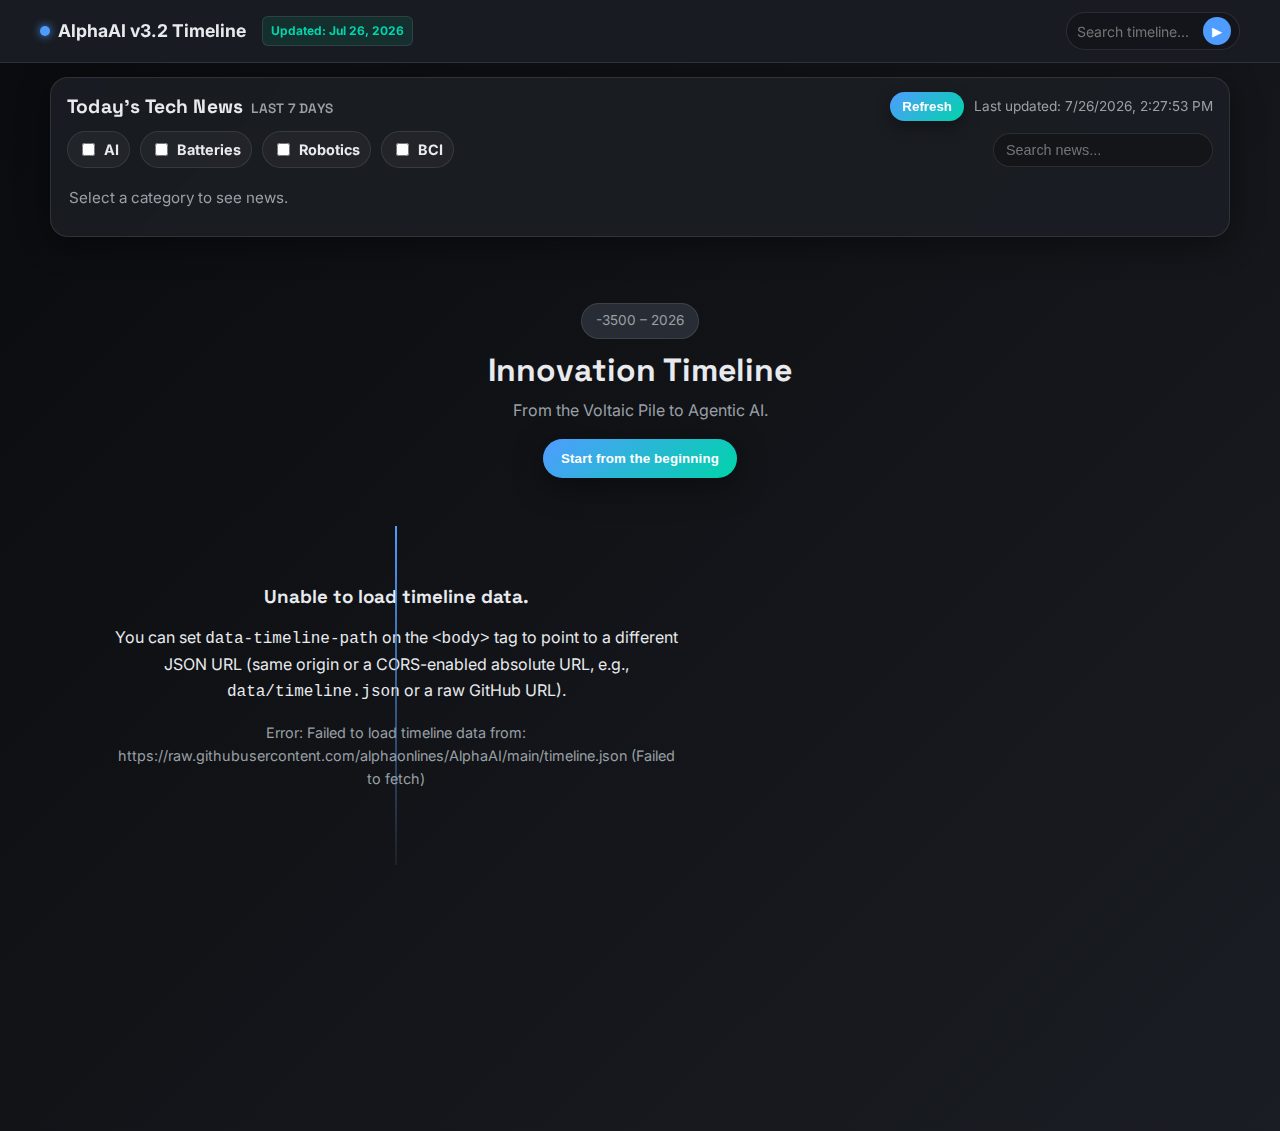
<file: index.html>
<!DOCTYPE html>
<html lang="en">
<head>
  <meta charset="UTF-8">
  <meta name="viewport" content="width=device-width, initial-scale=1.0, maximum-scale=1.0, user-scalable=no">
  <title>AlphaAI v3.2 Timeline | -3500 - 2026</title>
  
  <style>
    @import url('https://fonts.googleapis.com/css2?family=Inter:wght@400;500;600;700&family=Space+Grotesk:wght@700&display=swap');

    :root {
      /* Premium dark theme variables */
      --bg: #0a0b0e;
      --bg-alt: linear-gradient(135deg, #0a0b0e 0%, #1a1d23 100%);
      --panel: rgba(26, 29, 35, 0.95);
      --panel-strong: rgba(40, 44, 52, 1);
      --text: #e8eaed;
      --muted: #9aa0a6;
      --accent: #4f9cff;
      --accent-2: #00d4aa;
      --accent-3: #ff6b9d;
      --border: rgba(255, 255, 255, 0.1);
      --shadow: 0 8px 32px rgba(0, 0, 0, 0.4);
      --transition: all 0.3s cubic-bezier(0.25, 1, 0.5, 1);
      --forecast: #ffb347;
    }

    body.light-theme {
      --bg: #f8f9fa;
      --bg-alt: linear-gradient(135deg, #f8f9fa 0%, #e9ecef 100%);
      --panel: rgba(255, 255, 255, 0.95);
      --panel-strong: #ffffff;
      --text: #1a1a1a;
      --muted: #5f6368;
      --accent: #0066cc;
      --accent-2: #00a86b;
      --accent-3: #e63946;
      --border: rgba(0, 0, 0, 0.15);
      --shadow: 0 8px 32px rgba(0, 0, 0, 0.1);
    }

    /* Base Layout */
    * { box-sizing: border-box; }
    body {
      margin: 0; min-height: 100vh;
      background: var(--bg-alt); color: var(--text);
      font-family: 'Inter', system-ui, sans-serif;
      font-size: 16px; line-height: 1.6;
      padding-bottom: 250px; /* Space for mobile bottom drawer */
      transition: background 0.3s ease;
    }
    
    h1, h2, h3 { font-family: 'Space Grotesk', sans-serif; margin: 0; line-height: 1.2; }
    a { color: var(--accent); text-decoration: none; font-weight: 600; }
    
    /* Header */
    header {
      position: sticky; top: 0; z-index: 50;
      background: rgba(26, 29, 35, 0.9); backdrop-filter: blur(12px);
      border-bottom: 1px solid var(--border);
      padding: 12px 20px;
    }
    body.light-theme header { background: rgba(255, 255, 255, 0.9); }

    .nav { display: flex; justify-content: space-between; align-items: center; max-width: 1200px; margin: 0 auto; }
    .brand { font-size: 1.1rem; font-weight: 700; display: flex; align-items: center; gap: 8px; }
    .brand .dot { width: 10px; height: 10px; border-radius: 50%; background: var(--accent); box-shadow: 0 0 10px var(--accent); }

    .last-updated {
      font-size: 0.75rem; color: var(--accent-2);
      border: 1px solid var(--border); padding: 4px 8px; border-radius: 6px;
      background: rgba(0, 212, 170, 0.1);
      margin-left: 8px;
    }

    /* Search Bar */
    .search-wrapper {
      display: flex; align-items: center; gap: 8px;
      background: rgba(0,0,0,0.2); padding: 4px 8px;
      border-radius: 50px; border: 1px solid var(--border);
    }
    .search-input {
      background: transparent; border: none; color: var(--text);
      font-family: 'Inter', sans-serif; width: 120px; outline: none; font-size: 14px;
    }
    .search-btn {
      background: var(--accent); color: white; border: none;
      border-radius: 50%; width: 28px; height: 28px;
      display: grid; place-items: center; cursor: pointer;
    }

    /* MAIN LAYOUT GRID */
    .container {
      width: min(1180px, 96vw); margin: 0 auto; padding: 20px;
      display: grid;
      grid-template-columns: minmax(0, 1.35fr) minmax(320px, 0.95fr); /* Timeline | Sticky Sidebar */
      gap: 28px;
    }
    
    /* Hero Section (Spans full width) */
    .hero { grid-column: 1 / -1; text-align: center; margin: 40px 0 20px; }
    .pill { background: var(--panel-strong); padding: 6px 14px; border-radius: 999px; font-size: 0.85rem; color: var(--muted); border: 1px solid var(--border); display: inline-block; margin-bottom: 12px;}
    .hero-actions { display: flex; justify-content: center; gap: 12px; margin-top: 12px; flex-wrap: wrap; }
    .cta-btn {
      background: linear-gradient(135deg, var(--accent) 0%, var(--accent-2) 100%);
      color: #fff; border: none; border-radius: 999px; padding: 12px 18px;
      font-weight: 700; cursor: pointer; box-shadow: var(--shadow);
      letter-spacing: 0.01em; transition: var(--transition);
    }
    .cta-btn:hover { transform: translateY(-2px); box-shadow: 0 12px 24px rgba(0,0,0,0.35); }
    .cta-btn:active { transform: translateY(0); box-shadow: var(--shadow); }

    /* Current News Section */
    .news-section {
      width: min(1180px, 96vw);
      margin: 14px auto 6px;
      padding: 14px 16px 16px;
      background: rgba(26, 29, 35, 0.92);
      border: 1px solid var(--border);
      border-radius: 18px;
      box-shadow: var(--shadow);
      backdrop-filter: blur(10px);
    }
    .news-header-row {
      display: flex;
      align-items: center;
      justify-content: space-between;
      gap: 12px;
      flex-wrap: wrap;
      margin-bottom: 10px;
    }
    .news-header-row h2 {
      font-size: 1.2rem;
      margin: 0;
      letter-spacing: 0.01em;
      display: flex;
      align-items: baseline;
      gap: 8px;
    }
    .news-subtitle {
      font-size: 0.85rem;
      color: var(--muted);
      font-weight: 600;
      letter-spacing: 0.02em;
      text-transform: uppercase;
    }
    .news-controls {
      display: flex;
      align-items: center;
      gap: 10px;
      font-size: 0.85rem;
      color: var(--muted);
    }
    .news-refresh-btn {
      background: linear-gradient(135deg, var(--accent) 0%, var(--accent-2) 100%);
      color: #fff;
      border: none;
      border-radius: 999px;
      padding: 7px 12px;
      font-weight: 800;
      cursor: pointer;
      transition: var(--transition);
      box-shadow: 0 6px 16px rgba(0,0,0,0.35);
    }
    .news-refresh-btn:hover { transform: translateY(-1px); }
    .news-filters {
      display: flex;
      align-items: center;
      justify-content: space-between;
      gap: 12px;
      flex-wrap: wrap;
      margin-bottom: 12px;
    }
    .news-checkboxes {
      display: flex;
      gap: 10px;
      flex-wrap: wrap;
      font-size: 0.9rem;
      color: var(--text);
    }
    .news-checkboxes label {
      display: inline-flex;
      align-items: center;
      gap: 6px;
      padding: 6px 10px;
      border: 1px solid var(--border);
      border-radius: 999px;
      background: rgba(255,255,255,0.04);
      cursor: pointer;
      user-select: none;
      font-weight: 700;
      transition: var(--transition);
    }
    .news-checkboxes label:hover {
      border-color: var(--accent);
      transform: translateY(-1px);
    }
    .news-search-input {
      background: rgba(0,0,0,0.25);
      border: 1px solid var(--border);
      border-radius: 999px;
      padding: 8px 12px;
      color: var(--text);
      font-size: 0.9rem;
      min-width: 220px;
      outline: none;
    }
    .news-search-input:focus { border-color: var(--accent); }
    .news-status {
      color: var(--muted);
      font-size: 0.95rem;
      padding: 6px 2px 10px;
    }
    .news-grid {
      display: grid;
      grid-template-columns: repeat(auto-fill, minmax(270px, 1fr));
      gap: 14px;
    }
    .news-card {
      background: var(--panel);
      border: 1px solid var(--border);
      border-radius: 16px;
      padding: 14px 15px;
      display: flex;
      flex-direction: column;
      gap: 8px;
      transition: var(--transition);
      box-shadow: 0 4px 16px rgba(0,0,0,0.25);
    }
    .news-card:hover {
      border-color: var(--accent);
      transform: translateY(-2px);
      box-shadow: 0 10px 26px rgba(0,0,0,0.38);
    }
    .news-title {
      font-weight: 800;
      font-size: 1.02rem;
      line-height: 1.35;
      color: var(--text);
      text-decoration: none;
    }
    .news-title:hover { color: var(--accent); }
    .news-meta {
      font-size: 0.8rem;
      color: var(--muted);
      display: flex;
      gap: 6px;
      flex-wrap: wrap;
      align-items: center;
    }
    .news-source-pill {
      padding: 2px 7px;
      border-radius: 999px;
      border: 1px solid var(--border);
      background: rgba(255,255,255,0.04);
      font-weight: 700;
      color: var(--text);
      font-size: 0.72rem;
      letter-spacing: 0.02em;
      text-transform: uppercase;
    }
    .news-snippet {
      font-size: 0.9rem;
      color: var(--text);
      opacity: 0.9;
      line-height: 1.45;
      display: -webkit-box;
      -webkit-line-clamp: 2;
      -webkit-box-orient: vertical;
      overflow: hidden;
    }
    .news-tags {
      display: flex;
      gap: 6px;
      flex-wrap: wrap;
      margin-top: 2px;
    }
    .news-tag {
      font-size: 0.7rem;
      font-weight: 800;
      letter-spacing: 0.02em;
      text-transform: uppercase;
      padding: 4px 8px;
      border-radius: 999px;
      border: 1px solid var(--border);
      background: rgba(79, 156, 255, 0.12);
      color: var(--accent);
      box-shadow: inset 0 0 0 1px rgba(255,255,255,0.02);
    }
    .news-tag.battery { background: rgba(0, 212, 170, 0.12); color: var(--accent-2); }
    .news-tag.robotics { background: rgba(255, 107, 157, 0.12); color: var(--accent-3); }
    .news-tag.bci { background: rgba(255, 179, 71, 0.14); color: var(--forecast); }

    /* TIMELINE COLUMN */
    .timeline-column { position: relative; }

    /* The Center Spine (Centered within the Left Column) */
    .timeline-feed { position: relative; padding: 20px 0; }
    
    .timeline-feed::before {
      content: ''; position: absolute; top: 0; bottom: 0; left: 50%;
      width: 2px; background: linear-gradient(180deg, var(--accent) 0%, rgba(255,255,255,0.05) 100%);
      transform: translateX(-50%);
    }

    .timeline-card {
      position: relative; width: 48%; margin-bottom: 44px;
      background: var(--panel); border: 1px solid var(--border);
      border-radius: 16px; padding: 20px;
      cursor: pointer; transition: var(--transition);
      transform-origin: center;
      opacity: 0.92;
    }

    /* Active State (Triggered by Scroll) */
    .timeline-card.active-card {
      border-color: var(--accent);
      box-shadow: 0 0 25px rgba(79, 156, 255, 0.2);
      background: var(--panel-strong);
      transform: translateY(-2px);
    }

    .timeline-card.selected-badge::before {
      content: 'Selected';
      position: absolute;
      top: 14px; right: 14px;
      background: rgba(79, 156, 255, 0.12);
      color: var(--accent);
      border: 1px solid rgba(79, 156, 255, 0.35);
      border-radius: 999px;
      padding: 4px 10px;
      font-size: 0.7rem;
      letter-spacing: 0.02em;
      text-transform: uppercase;
      font-weight: 700;
    }
    /* Place "Selected" badge top-left for left-side cards (even items) */
    .timeline-card:nth-child(even).selected-badge::before {
      left: 14px;
      right: auto;
    }

    .timeline-card.dimmed { opacity: 0.55; filter: saturate(0.8); }

    /* Alternating Sides */
    .timeline-card:nth-child(odd) { margin-left: auto; margin-right: 0; text-align: left; }
    .timeline-card:nth-child(even) { margin-left: 0; margin-right: auto; text-align: right; }

    /* Center Dots */
    .timeline-dot {
      position: absolute; top: 24px; width: 14px; height: 14px;
      border-radius: 50%; background: var(--bg); border: 3px solid var(--accent);
      z-index: 2; transition: var(--transition);
    }
    .timeline-card:nth-child(odd) .timeline-dot { left: -11.5%; } 
    .timeline-card:nth-child(even) .timeline-dot { right: -11.5%; }
    
    /* Adjust dots based on card width/gap calculation approximately */
    @media (min-width: 900px) {
       .timeline-card:nth-child(odd) .timeline-dot { left: calc(-11% - 3px); } 
       .timeline-card:nth-child(even) .timeline-dot { right: calc(-11% - 3px); } 
    }

    /* Connector Lines */
    .timeline-card::after {
      content: ''; position: absolute; top: 31px; height: 1px; width: 11%;
      background: var(--border); opacity: 0.5; z-index: 1;
    }
    .timeline-card:nth-child(odd)::after { left: -11%; }
    .timeline-card:nth-child(even)::after { right: -11%; }

    /* Content Styling */
    .card-header { display: flex; align-items: center; gap: 12px; margin-bottom: 8px; }
    .timeline-card:nth-child(even) .card-header { flex-direction: row-reverse; }

    .card-meta { display: flex; align-items: center; gap: 8px; flex-wrap: wrap; }
    .timeline-card:nth-child(even) .card-meta { justify-content: flex-end; }

    .timeline-year {
      font-weight: 700; color: var(--accent); text-transform: uppercase;
      font-size: 0.85rem; letter-spacing: 1px; flex-shrink: 0;
    }
    .visual-icon { font-size: 1.5rem; }
    
    .analysis-btn {
      font-size: 0.85rem; color: #fff; margin-top: 10px;
      display: inline-flex; align-items: center; gap: 8px;
      font-weight: 700; padding: 8px 14px;
      border-radius: 999px; border: none; cursor: pointer;
      background: linear-gradient(135deg, var(--accent-3) 0%, var(--accent) 100%);
      box-shadow: var(--shadow);
      transition: var(--transition);
    }
    .analysis-btn:hover { transform: translateY(-1px); }
    .analysis-btn:active { transform: translateY(0); box-shadow: 0 6px 14px rgba(0,0,0,0.35); }

    /* Expanded Content */
    .extended-content {
      max-height: 0; opacity: 0; overflow: hidden;
      transition: var(--transition);
      margin-top: 0; border-top: 1px solid transparent; text-align: left;
    }
    .timeline-card:nth-child(even) .extended-content { text-align: right; }

    .timeline-card.expanded .extended-content {
      max-height: 800px; opacity: 1; margin-top: 16px;
      padding-top: 16px; border-top-color: var(--border);
    }
    .timeline-card.expanded .expand-hint { display: none; }

    /* STICKY SIDEBAR COLUMN */
    .sidebar-column { position: relative; }
    
    .floating-panel {
      position: sticky; top: 100px;
      background: var(--panel-strong);
      border: 1px solid var(--border);
      border-radius: 12px;
      padding: 24px;
      box-shadow: var(--shadow);
      text-align: left;
      transition: all 0.5s cubic-bezier(0.19, 1, 0.22, 1);
      opacity: 0; transform: translateY(20px);
    }
    .floating-panel.visible { opacity: 1; transform: translateY(0); }


    
    .fp-emoji {
      font-size: 2.5rem; margin: 0 0 16px 0;
    }

    .fp-stock-box {
      background: rgba(0, 212, 170, 0.08);
      border: 1px solid var(--accent-2);
      border-radius: 12px; padding: 12px;
      margin-top: 12px; text-align: left;
    }
    .fp-stock-label { font-size: 0.75rem; text-transform: uppercase; color: var(--accent-2); font-weight: 700; display: block; margin-bottom: 4px; }
    .fp-stock-text { font-size: 0.9rem; line-height: 1.4; }

    /* Style for the Wiki Button */
    .wiki-btn {
      display: inline-block; margin-top: 12px;
      padding: 8px 16px; background: var(--accent); color: white;
      border-radius: 6px; font-size: 0.85rem; font-weight: 600;
      transition: opacity 0.2s;
    }
    .wiki-btn:hover { opacity: 0.9; }
    .news-btn {
      display: inline-block; margin-top: 8px; margin-left: 8px;
      padding: 8px 16px; background: var(--accent-2); color: white;
      border-radius: 6px; font-size: 0.85rem; font-weight: 600;
      transition: opacity 0.2s;
    }
    .news-btn:hover { opacity: 0.9; }

    /* Style for the Product Tags */
    .product-tag {
      display: inline-block; padding: 4px 8px;
      background: rgba(255,255,255,0.1); border-radius: 4px;
      font-size: 0.75rem; margin-right: 6px; margin-top: 6px;
      border: 1px solid var(--border);
    }

    .forecast-pill {
      display: inline-flex;
      align-items: center;
      gap: 6px;
      padding: 6px 10px;
      border-radius: 10px;
      background: rgba(255, 179, 71, 0.14);
      border: 1px solid rgba(255, 179, 71, 0.4);
      color: var(--forecast);
      font-size: 0.75rem;
      font-weight: 700;
      text-transform: uppercase;
      letter-spacing: 0.02em;
    }

    .forecast-note {
      margin: 12px 0 0;
      padding: 10px 12px;
      border-radius: 12px;
      background: rgba(255, 179, 71, 0.12);
      border: 1px solid rgba(255, 179, 71, 0.35);
      color: var(--forecast);
      font-size: 0.9rem;
      line-height: 1.4;
    }

    /* MOBILE RESPONSIVE */
    @media (max-width: 900px) {
      .container { grid-template-columns: 1fr; gap: 0; padding: 10px; }
      
      /* Sidebar becomes Bottom Drawer */
      .sidebar-column {
        position: fixed; bottom: 0; left: 0; right: 0;
        z-index: 100; pointer-events: none;
        padding: 10px;
      }
      .floating-panel {
        pointer-events: auto;
        text-align: left; padding: 12px;
        background: rgba(26, 29, 35, 0.98);
        border: 1px solid var(--accent);
        box-shadow: 0 -4px 30px rgba(0,0,0,0.5);
        margin: 0; top: auto;
        max-height: 65vh;
        overflow-y: auto;
        transform: translateY(0);
      }
      .floating-panel.collapsed {
        transform: translateY(calc(100% - 56px));
        box-shadow: 0 -2px 18px rgba(0,0,0,0.35);
        border-color: var(--border);
      }
      .drawer-toggle {
        display: flex;
        align-items: center;
        justify-content: space-between;
        gap: 10px;
        padding: 10px 12px;
        margin: -12px -12px 12px -12px;
        background: rgba(255,255,255,0.04);
        border-bottom: 1px solid var(--border);
        position: sticky;
        top: 0;
        z-index: 2;
      }
      .drawer-toggle button {
        background: var(--accent);
        color: #fff;
        border: none;
        border-radius: 999px;
        padding: 6px 12px;
        font-weight: 700;
        cursor: pointer;
      }
      .drawer-label {
        font-weight: 700;
        letter-spacing: 0.02em;
      }
      .fp-stock-box { background: transparent; border: none; padding: 0; margin: 0; }
      .fp-stock-label { display: inline; margin-right: 6px; }
      .fp-stock-text { font-size: 0.85rem; display: inline; }

      /* Timeline Adjustments */
      .timeline-feed::before { left: 20px; transform: none; }
      .timeline-card { 
        width: calc(100% - 50px); 
        margin-left: 50px !important; margin-right: 0 !important; 
        text-align: left !important;
      }
      .timeline-card:nth-child(even) .card-header { flex-direction: row; }
      .timeline-card:nth-child(even) .extended-content { text-align: left; }

      /* On mobile, all cards are left-aligned: keep badge top-left */
      .timeline-card.selected-badge::before {
        left: 14px;
        right: auto;
      }
      
      .timeline-dot { left: -38px !important; right: auto !important; }
      .timeline-card::after { left: -30px !important; right: auto !important; width: 30px; }
    }
  </style>
</head>
<body data-timeline-path="https://raw.githubusercontent.com/alphaonlines/AlphaAI/main/timeline.json">

  <header>
    <div class="nav">
      <div class="brand">
        <span class="dot"></span>
        <span id="titleText">AlphaAI v3.2 Timeline</span>
        <span class="last-updated" id="lastUpdatedDate">Updated: Today</span>
      </div>
      
       <div class="search-wrapper">
         <input type="text" class="search-input" placeholder="Search timeline...">
         <button class="search-btn" onclick="playHistory()">▶</button>
       </div>
    </div>
  </header>

  <section class="news-section" id="currentNews">
    <div class="news-header-row">
      <h2>Today’s Tech News <span class="news-subtitle">Last 7 Days</span></h2>
      <div class="news-controls">
        <button type="button" class="news-refresh-btn" id="newsRefreshBtn">Refresh</button>
        <span id="newsLastUpdated">Last updated: —</span>
      </div>
    </div>
    <div class="news-filters">
      <div class="news-checkboxes" id="newsCategoryFilters">
        <label><input type="checkbox" value="AI"> AI</label>
        <label><input type="checkbox" value="Batteries"> Batteries</label>
        <label><input type="checkbox" value="Robotics"> Robotics</label>
        <label><input type="checkbox" value="BCI"> BCI</label>
      </div>
      <input id="newsSearchInput" class="news-search-input" type="text" placeholder="Search news...">
    </div>
    <div id="newsStatus" class="news-status">Loading current tech news…</div>
    <div id="newsGrid" class="news-grid"></div>
  </section>

  <div class="container">
    <section class="hero">
      <div class="pill">-3500 – 2026</div>
      <h1>Innovation Timeline</h1>
      <p style="color: var(--muted); margin-top: 8px;">
        From the Voltaic Pile to Agentic AI.
      </p>
      <div class="hero-actions">
        <button type="button" class="cta-btn" onclick="scrollToBeginning()">Start from the beginning</button>
      </div>
    </section>

    <div class="timeline-column">
      <div class="timeline-feed" id="timelineFeed">
        </div>
    </div>

    <div class="sidebar-column">
      <aside class="floating-panel" id="floatingPanel">
        <div class="drawer-toggle" id="drawerToggle">
          <span class="drawer-label">Milestone details</span>
          <button type="button" id="drawerToggleBtn">Expand</button>
        </div>
        <div class="fp-content">
          <div class="fp-emoji" id="fpEmoji">🚀</div>
          <h3 id="fpTitle" style="font-size: 1.4rem; margin-bottom: 8px;">Select an Era</h3>
          <p id="fpSummary" style="color: var(--muted); font-size: 0.95rem; margin-bottom: 16px;">
            Scroll through history to see market impacts.
          </p>
          <div id="fpForecast" class="forecast-note" style="display:none;">Forecast / speculative entry. Details may evolve.</div>

          <div class="fp-stock-box">
            <span class="fp-stock-label">📈 Market Analysis</span>
            <span class="fp-stock-text" id="fpStock">Waiting for data...</span>
          </div>

          <div id="fpNewsContainer" style="margin-top: 12px; display:none;">
            <a id="fpNewsLink" href="#" target="_blank" class="news-btn">📰 Read news report</a>
          </div>

          <div id="fpProducts" style="margin-top: 16px;"></div>
        </div>
      </aside>
    </div>
  </div>

  <script>
    // Sticky sidebar element references
    const floatingPanel = document.getElementById('floatingPanel');
    const fpTitle = document.getElementById('fpTitle');
    const fpStock = document.getElementById('fpStock');
    const fpEmoji = document.getElementById('fpEmoji');
    const fpSummary = document.getElementById('fpSummary');
    const fpProducts = document.getElementById('fpProducts');
    const fpNewsContainer = document.getElementById('fpNewsContainer');
    const fpNewsLink = document.getElementById('fpNewsLink');
    const drawerToggle = document.getElementById('drawerToggle');
    const drawerToggleBtn = document.getElementById('drawerToggleBtn');
    let drawerOpen = false;

    const isMobileLayout = () => window.matchMedia('(max-width: 900px)').matches;

    function collapseDrawer() {
      if (!isMobileLayout()) return;
      floatingPanel.classList.add('collapsed');
      drawerOpen = false;
      drawerToggleBtn.textContent = 'Expand';
    }

    function expandDrawer() {
      if (!isMobileLayout()) return;
      floatingPanel.classList.remove('collapsed');
      drawerOpen = true;
      drawerToggleBtn.textContent = 'Hide';
    }

    function populateFloatingPanel(data = {}) {
      floatingPanel.classList.add('visible');

      fpTitle.textContent = data.title || 'Select an Era';
      fpEmoji.textContent = data.visual || '🛰️';

      fpStock.textContent = data.market_analysis || data.stockReaction || data.summary || 'Waiting for data...';
      fpSummary.textContent = data.summary || 'Scroll through history to see market impacts.';

      if (data.news_url) {
        fpNewsLink.href = data.news_url;
        fpNewsContainer.style.display = 'block';
      } else {
        fpNewsContainer.style.display = 'none';
        fpNewsLink.href = '#';
      }

      const forecastBanner = document.getElementById('fpForecast');
      if (data.isForecast) {
        forecastBanner.style.display = 'block';
      } else {
        forecastBanner.style.display = 'none';
      }

      fpProducts.innerHTML = '';
      if (data.products && Array.isArray(data.products)) {
        data.products.forEach(prod => {
          const tag = document.createElement('span');
          tag.className = 'product-tag';
          tag.textContent = prod;
          fpProducts.appendChild(tag);
        });
      }
    }

    function setActiveCard(card) {
      if (!card) return;

      document.querySelectorAll('.timeline-card').forEach(c => {
        c.classList.remove('active-card', 'selected-badge');
        c.classList.add('dimmed');
      });
      card.classList.add('active-card', 'selected-badge');
      card.classList.remove('dimmed');

      const data = JSON.parse(card.dataset.info || '{}');
      populateFloatingPanel(data);
    }

    function toggleCardExpansion(card) {
      const isExpanded = card.classList.contains('expanded');
      document.querySelectorAll('.timeline-card').forEach(c => c.classList.remove('expanded'));
      if(!isExpanded) card.classList.add('expanded');
    }

    // Drawer interactions for mobile
    drawerToggle.addEventListener('click', (e) => {
      if (!isMobileLayout()) return;
      e.stopPropagation();
      drawerOpen ? collapseDrawer() : expandDrawer();
    });

    window.addEventListener('resize', () => {
      if (isMobileLayout()) {
        collapseDrawer();
      } else {
        floatingPanel.classList.remove('collapsed');
        drawerToggleBtn.textContent = 'Hide';
        drawerOpen = true;
      }
    });

    window.addEventListener('scroll', () => {
      if (isMobileLayout() && drawerOpen) {
        collapseDrawer();
      }
    }, { passive: true });

    // --- CONFIGURATION ---
    const lastUpdated = new Date().toLocaleDateString('en-US', { month: 'short', day: 'numeric', year: 'numeric' });
    document.getElementById('lastUpdatedDate').textContent = `Updated: ${lastUpdated}`;
    const currentYear = new Date().getFullYear();

    // --- SEARCH FUNCTIONALITY ---
    const searchInput = document.querySelector('.search-input');
    searchInput.addEventListener('input', (e) => {
      const term = e.target.value.toLowerCase();
      const cards = document.querySelectorAll('.timeline-card');

      cards.forEach(card => {
        // Search in title, summary, and year
        const info = JSON.parse(card.dataset.info);
        const textContent = `${info.title} ${info.summary} ${info.year}`.toLowerCase();

        if (textContent.includes(term)) {
          card.style.display = 'block';
        } else {
          card.style.display = 'none';
        }
      });
    });

    // --- FETCH DATA & INIT ---
    const monthOrder = {
      'jan': 1, 'feb': 2, 'mar': 3, 'apr': 4, 'may': 5, 'jun': 6,
      'jul': 7, 'aug': 8, 'sep': 9, 'oct': 10, 'nov': 11, 'dec': 12,
      'early': 3, 'mid': 6, 'late': 9
    };

    // --- CURRENT NEWS (GDELT Doc 2.0) ---
    const NEWS_QUERY =
      '(AI OR "artificial intelligence" OR LLM OR robotics OR humanoid OR "brain-computer interface" OR BCI OR Neuralink OR battery OR "energy storage" OR BESS OR "solid-state") sourcelang:English';

    const CATEGORY_QUERIES = {
      AI: '(AI OR "artificial intelligence" OR LLM OR GPT OR transformer OR "foundation model" OR "agentic AI") sourcelang:English',
      Batteries: '(battery OR batteries OR BESS OR "energy storage" OR "solid-state" OR lithium OR LFP OR sodium-ion OR "grid storage" OR "battery energy storage system" OR cathode OR anode) sourcelang:English',
      Robotics: '(robotics OR robot OR humanoid OR "humanoid robot" OR automation OR robotaxi OR "autonomous vehicle" OR drone OR eVTOL OR "air taxi" OR "delivery robot") sourcelang:English',
      BCI: '("brain-computer interface" OR BCI OR Neuralink OR "neural link" OR "neuralink" OR "brain interface" OR "brain implant" OR "neural implant" OR stentrode OR Paradromics OR Synchron OR "Blackrock Neurotech" OR "Precision Neuroscience" OR BrainGate OR "MindMaze" OR Kernel OR Neurable OR NextMind OR Emotiv OR OpenBCI) sourcelang:English'
    };

    const CATEGORY_CONFIG = [
      { name: 'AI', query: CATEGORY_QUERIES.AI, days: 7, perCategory: 10 },
      { name: 'Batteries', query: CATEGORY_QUERIES.Batteries, days: 14, perCategory: 12 },
      { name: 'Robotics', query: CATEGORY_QUERIES.Robotics, days: 14, perCategory: 12 },
      { name: 'BCI', query: CATEGORY_QUERIES.BCI, days: 14, perCategory: 12 }
    ];

    const NEWS_CATEGORIES = {
      AI: /\b(ai|artificial intelligence|llm|gpt|transformer|openai|anthropic|deepmind|agentic)\b/i,
      Batteries: /\b(battery|bess|energy storage|solid-state|lithium|lfp|grid storage|megapack)\b/i,
      Robotics: /\b(robot|robotics|humanoid|automation|robotaxi|drone|evtol|air taxi|autonomous vehicle)\b/i,
      BCI: /\b(brain[-\s]?computer interface|bci|neural\s?link|neuralink|brain\s?interface|brain\s?implant|neurotech|neuroprosthetic|neural\s+implant|stentrode|paradromics|synchron|blackrock\s+neurotech|kernel|mind\s?control|eeg|ecog|neural\s+decoding)\b/i
    };

    let newsArticles = [];

    function pad2(n) { return String(n).padStart(2, '0'); }
    function toGdeltDatetime(d) {
      return (
        d.getUTCFullYear() +
        pad2(d.getUTCMonth() + 1) +
        pad2(d.getUTCDate()) +
        pad2(d.getUTCHours()) +
        pad2(d.getUTCMinutes()) +
        pad2(d.getUTCSeconds())
      );
    }

    function detectCategories(text) {
      const tags = [];
      const hay = (text || '').toLowerCase();
      for (const [name, re] of Object.entries(NEWS_CATEGORIES)) {
        if (re.test(hay)) tags.push(name);
      }
      return tags.length ? tags : ['AI']; // default to AI if unclear
    }

    function canonicalTitle(title) {
      let t = (title || '').toLowerCase();
      // Strip common source suffixes like " - Reuters" or "| The Verge"
      t = t.replace(/\s+[-|]\s+[a-z0-9 .:&'-]{2,}$/i, '');
      t = t.replace(/[^a-z0-9]+/g, ' ').trim();
      // Remove very common filler words to improve cross-site matching
      const stop = new Set(['the','a','an','and','or','of','to','in','for','on','with','as','at','by','from','new','report','reports']);
      t = t.split(' ').filter(w => w && !stop.has(w)).join(' ');
      return t;
    }

    function dedupeByUrlAndTitle(items) {
      const seenUrl = new Set();
      const seenTitle = new Set();
      const out = [];
      for (const item of items) {
        const url = item.url;
        const titleKey = canonicalTitle(item.title);
        if (url && seenUrl.has(url)) continue;
        if (titleKey && seenTitle.has(titleKey)) continue;
        if (url) seenUrl.add(url);
        if (titleKey) seenTitle.add(titleKey);
        out.push(item);
      }
      return out;
    }

    function isLikelyEnglish(text) {
      const s = (text || '').trim();
      if (!s) return true;
      // Quick reject for common non-Latin scripts
      if (/[一-龯ぁ-ゟ゠-ヿㄱ-ㅎㅏ-ㅣ\u0600-\u06FF\u0750-\u077F\u08A0-\u08FF]/.test(s)) return false;
      const letters = s.match(/\p{L}/gu) || [];
      if (!letters.length) return true;
      const latin = (s.match(/[A-Za-z]/g) || []).length;
      return latin / letters.length > 0.6;
    }

    function normalizeGdeltArticle(a) {
      const url = a.url || '';
      let domain = a.sourceCommonName || a.domain || '';
      if (!domain && url) {
        try { domain = new URL(url).hostname.replace(/^www\./, ''); } catch {}
      }
      const dateStr = a.seendate || a.date || a.publishDate || '';
      const date = dateStr ? new Date(dateStr) : null;
      const snippet = (a.excerpt || a.snippet || a.summary || '').trim();
      const title = (a.title || '').trim();
      const tags = detectCategories(`${title} ${snippet}`);
      const lang = (a.language || a.sourceLanguage || a.sourcelang || '').toString();
      return { title, url, domain, date, snippet, tags, lang };
    }

    async function fetchGdeltForQuery(query, maxrecords, now, start) {
      const params = new URLSearchParams({
        query,
        mode: 'ArtList',
        format: 'json',
        maxrecords: String(maxrecords),
        sort: 'DateDesc',
        startdatetime: toGdeltDatetime(start),
        enddatetime: toGdeltDatetime(now)
      });
      const url = `https://api.gdeltproject.org/api/v2/doc/doc?${params.toString()}`;
      const resp = await fetch(url, { cache: 'no-store' });
      if (!resp.ok) throw new Error(`${resp.status} ${resp.statusText}`);
      const data = await resp.json();
      const raw = data.articles || [];
      return raw
        .map(normalizeGdeltArticle)
        .filter((a) => {
          const lang = (a.lang || '').toLowerCase();
          if (lang && !lang.startsWith('en') && !lang.includes('english')) return false;
          return isLikelyEnglish(`${a.title} ${a.snippet}`);
        });
    }

    async function fetchGdeltNewsBalanced() {
      const now = new Date();
      const results = await Promise.all(
        CATEGORY_CONFIG.map((cfg) => {
          const start = new Date(now);
          start.setDate(start.getDate() - cfg.days);
          return fetchGdeltForQuery(cfg.query, cfg.perCategory, now, start)
            .then((items) =>
              items.map((item) => ({
                ...item,
                tags: Array.from(new Set([cfg.name, ...(item.tags || [])]))
              }))
            )
            .catch(() => []);
        })
      );
      const merged = dedupeByUrlAndTitle(results.flat());
      merged.sort((a, b) => (b.date?.getTime() || 0) - (a.date?.getTime() || 0));
      return merged.slice(0, 25);
    }

    async function fetchNewsApiFallback() {
      const key =
        window.NEWSAPI_KEY ||
        localStorage.getItem('NEWSAPI_KEY') ||
        '';
      if (!key) return [];
      const now = new Date();
      const from = new Date(now);
      from.setDate(from.getDate() - 7);
      const params = new URLSearchParams({
        q: NEWS_QUERY,
        from: from.toISOString(),
        sortBy: 'publishedAt',
        pageSize: '25',
        language: 'en',
        apiKey: key
      });
      const url = `https://newsapi.org/v2/everything?${params.toString()}`;
      const resp = await fetch(url, { cache: 'no-store' });
      if (!resp.ok) throw new Error(`${resp.status} ${resp.statusText}`);
      const data = await resp.json();
      const raw = data.articles || [];
      return raw.map((a) => {
        const title = (a.title || '').trim();
        const url = a.url || '';
        let domain = '';
        if (a.source && a.source.name) domain = a.source.name;
        if (!domain && url) {
          try { domain = new URL(url).hostname.replace(/^www\./, ''); } catch {}
        }
        const date = a.publishedAt ? new Date(a.publishedAt) : null;
        const snippet = (a.description || '').trim();
        const tags = detectCategories(`${title} ${snippet}`);
        return { title, url, domain, date, snippet, tags };
      });
    }

    function renderNewsList(items) {
      const grid = document.getElementById('newsGrid');
      const status = document.getElementById('newsStatus');
      if (!grid || !status) return;
      if (!items.length) {
        status.textContent = 'No matching articles found.';
        grid.innerHTML = '';
        return;
      }
      status.textContent = '';
      grid.innerHTML = '';
      items.forEach((item) => {
        const card = document.createElement('article');
        card.className = 'news-card';
        const dateLabel = item.date
          ? item.date.toLocaleString()
          : '';
        const tagHtml = item.tags.map((t) => {
          const cls =
            t === 'Batteries' ? 'battery' :
            t === 'Robotics' ? 'robotics' :
            t === 'BCI' ? 'bci' : '';
          return `<span class="news-tag ${cls}">${t}</span>`;
        }).join('');
        card.innerHTML = `
          <a class="news-title" href="${item.url}" target="_blank" rel="noopener">${item.title}</a>
          <div class="news-meta">
            <span class="news-source-pill">${item.domain || 'Unknown'}</span>
            ${dateLabel ? `<span>• ${dateLabel}</span>` : ''}
          </div>
          ${item.snippet ? `<div class="news-snippet">${item.snippet}</div>` : ''}
          <div class="news-tags">${tagHtml}</div>
        `;
        grid.appendChild(card);
      });
    }

    function applyNewsFilters() {
      const searchVal = (document.getElementById('newsSearchInput')?.value || '').toLowerCase().trim();
      const checked = Array.from(document.querySelectorAll('#newsCategoryFilters input[type="checkbox"]'))
        .filter((c) => c.checked)
        .map((c) => c.value);
      const activeSet = new Set(checked);

      if (!activeSet.size) {
        renderNewsList([]);
        const status = document.getElementById('newsStatus');
        if (status) status.textContent = 'Select a category to see news.';
        return;
      }

      const filtered = newsArticles.filter((a) => {
        const matchText = !searchVal || `${a.title} ${a.snippet}`.toLowerCase().includes(searchVal);
        const matchCat = a.tags.some((t) => activeSet.has(t));
        return matchText && matchCat;
      });
      renderNewsList(filtered);
    }

    async function initNews() {
      const status = document.getElementById('newsStatus');
      const lastUpdated = document.getElementById('newsLastUpdated');
      const refreshBtn = document.getElementById('newsRefreshBtn');
      if (!status) return;

      async function load() {
        status.textContent = 'Loading current tech news…';
        try {
          let items = await fetchGdeltNewsBalanced();
          // Newest first
          items.sort((a, b) => (b.date?.getTime() || 0) - (a.date?.getTime() || 0));
          newsArticles = items;
        } catch (e) {
          try {
            let items = await fetchNewsApiFallback();
            items = dedupeByUrlAndTitle(items);
            items.sort((a, b) => (b.date?.getTime() || 0) - (a.date?.getTime() || 0));
            newsArticles = items;
          } catch (fallbackErr) {
            newsArticles = [];
            status.textContent = 'Unable to load current news. Please try Refresh later.';
            console.error('News load failed:', e, fallbackErr);
          }
        }
        if (lastUpdated) {
          lastUpdated.textContent = `Last updated: ${new Date().toLocaleString()}`;
        }
        applyNewsFilters();
      }

      refreshBtn?.addEventListener('click', load);
      document.getElementById('newsSearchInput')?.addEventListener('input', applyNewsFilters);
      document.querySelectorAll('#newsCategoryFilters input[type="checkbox"]').forEach((c) => {
        c.addEventListener('change', applyNewsFilters);
      });

      await load();
    }

    function sortTimeline(data) {
      return data.slice().sort((a, b) => {
        if (b.year !== a.year) return b.year - a.year;
        const aMonth = monthOrder[(a.month || '').toLowerCase()] || 0;
        const bMonth = monthOrder[(b.month || '').toLowerCase()] || 0;
        return bMonth - aMonth;
      });
    }

    function normalizeTimelinePath(path) {
      if (!path) return path;
      // Auto-convert GitHub "blob" URLs to raw URLs.
      const blobMatch = path.match(/^https?:\/\/github\.com\/([^/]+)\/([^/]+)\/blob\/([^/]+)\/(.+)$/i);
      if (blobMatch) {
        const [, owner, repo, branch, filePath] = blobMatch;
        return `https://raw.githubusercontent.com/${owner}/${repo}/${branch}/${filePath}`;
      }
      return path;
    }

    async function fetchTimelineData() {
      const timelinePath = document.body.dataset.timelinePath || 'timeline.json';
      const isHttpUrl = (path) => /^https?:\/\//i.test(path);

      const toRawGitHub = (path) => {
        try {
          const url = new URL(path);
          const match = url.pathname.match(/^\/(.+?)\/(.+?)\/blob\/(.+)$/);

          if (url.hostname === 'github.com' && match) {
            return `https://raw.githubusercontent.com/${match[1]}/${match[2]}/${match[3]}`;
          }
        } catch (_) {
          return null;
        }
        return null;
      };

      const candidatePaths = [];
      const rawGitHub = isHttpUrl(timelinePath) ? toRawGitHub(timelinePath) : null;

      if (rawGitHub) candidatePaths.push(rawGitHub);
      candidatePaths.push(timelinePath);

      if (!isHttpUrl(timelinePath) && !timelinePath.includes('/')) {
        candidatePaths.push(`data/${timelinePath}`);
      }

      const errors = [];

      for (const path of candidatePaths) {
        const isAbsolute = isHttpUrl(path);
        const url = isAbsolute ? path : new URL(path, window.location.href).href;
        const fetchOptions = { cache: 'no-store' };

        if (isAbsolute) {
          fetchOptions.mode = 'cors';
          fetchOptions.credentials = 'omit';
        } else {
          fetchOptions.mode = window.location.protocol === 'file:' ? 'cors' : 'same-origin';
        }

        try {
          const response = await fetch(url, fetchOptions);
          if (!response.ok) throw new Error(`${response.status} ${response.statusText}`);

          return await response.json();
        } catch (err) {
          errors.push(`${path} (${err.message})`);
        }
      }

      throw new Error(`Failed to load timeline data from: ${errors.join('; ')}`);
    }

    async function initTimeline() {
      const container = document.getElementById('timelineFeed');

      try {
        const timeline = await fetchTimelineData();
        const sortedTimeline = sortTimeline(timeline);

        if (!sortedTimeline.length) {
          throw new Error('Timeline data loaded but contained no entries.');
        }

        renderTimeline(sortedTimeline);
      } catch (err) {
        console.error('Timeline load failed:', err);

        const isFileProtocol = window.location.protocol === 'file:';
        container.innerHTML = `
          <div style="text-align:center; padding:40px; max-width:680px; margin:0 auto;">
            <h3>Unable to load timeline data.</h3>
            <p>You can set <code>data-timeline-path</code> on the <code>&lt;body&gt;</code> tag to point to a different JSON URL (same origin or a CORS-enabled absolute URL, e.g., <code>data/timeline.json</code> or a raw GitHub URL).</p>
            <p style="color:var(--muted); font-size:0.9rem;">Error: ${err.message}</p>
          </div>
        `;

        if (isFileProtocol) {
          const input = document.getElementById('timelineFileInput');
          const errorEl = document.getElementById('timelineFileError');
          if (input) {
            input.addEventListener('change', async (e) => {
              const file = e.target.files && e.target.files[0];
              if (!file) return;
              try {
                const text = await file.text();
                const data = JSON.parse(text);
                const sortedTimeline = sortTimeline(data);
                renderTimeline(sortedTimeline);
                errorEl.style.display = 'none';
              } catch (readErr) {
                errorEl.textContent = `Failed to read JSON: ${readErr.message}`;
                errorEl.style.display = 'block';
              }
            });
          }
        }
      }
    }

    // --- RENDER TIMELINE (Modified to accept data argument) ---
    function renderTimeline(data) {
      const container = document.getElementById('timelineFeed');
      container.innerHTML = ''; // Clear loading state

      data.forEach((item, index) => {
        const isForecast = Number(item.year) > currentYear;
        const cardPayload = { ...item, isForecast };
        const card = document.createElement('article');
        card.className = 'timeline-card';
        card.id = `card-${item.year}-${index}`;
        card.dataset.year = item.year;
        card.dataset.index = index;

        // Note: We use JSON.stringify for data passing to keep the logic clean
        card.dataset.info = JSON.stringify(cardPayload);

        card.innerHTML = `
          <div class="timeline-dot"></div>
          <div class="card-header">
            <span class="visual-icon">${item.visual}</span>
            <div>
              <div class="card-meta">
                <span class="timeline-year">${item.month ? item.month + ' ' : ''}${item.year}</span>
                ${isForecast ? '<span class="forecast-pill">Forecast</span>' : ''}
              </div>
              <h3 style="font-size:1.1rem;">${item.title}</h3>
            </div>
          </div>

          <p>${item.summary}</p>
          <button type="button" class="analysis-btn">📊 View market analysis</button>

          <div class="extended-content">
            <div style="padding-left:12px; border-left:2px solid var(--accent); margin-bottom:12px; color: var(--text);">
              <strong>Why it matters:</strong> ${item.why || "Historical significance."}
            </div>

            ${item.wiki_url ? `<a href="${item.wiki_url}" target="_blank" class="wiki-btn">📖 Read on Wikipedia</a>` : ''}
            ${item.news_url ? `<a href="${item.news_url}" target="_blank" rel="noopener" class="news-btn">📰 Read news report</a>` : ''}
          </div>
        `;

        // Click to toggle expansion
        card.addEventListener('click', (e) => {
          if(e.target.tagName === 'A' || e.target.closest('.analysis-btn')) return;
          setActiveCard(card);
          toggleCardExpansion(card);
        });

        const analysisButton = card.querySelector('.analysis-btn');
        analysisButton.addEventListener('click', (event) => {
          event.stopPropagation();
          setActiveCard(card);
          toggleCardExpansion(card);
          card.scrollIntoView({ behavior: 'smooth', block: 'center' });
        });

      container.appendChild(card);
      });

      setupObserver(data);

      // NEW: Auto-select the first card to populate the sidebar immediately
      if (document.querySelector('.timeline-card')) {
          setActiveCard(document.querySelector('.timeline-card'));
      }
    }

    // --- STICKY PANEL LOGIC (Modified to read from dataset) ---
    function setupObserver(timelineData) {
      const cards = document.querySelectorAll('.timeline-card');

      const observer = new IntersectionObserver((entries) => {
        entries.forEach(entry => {
          if (entry.isIntersecting) {
            setActiveCard(entry.target);
          }
        });
      }, {
        threshold: 0.5,
        rootMargin: "-10% 0px -10% 0px"
      });

      cards.forEach(card => observer.observe(card));
    }

    // --- JUMP TO YEAR ---
    function jumpToYear() {
      const input = document.getElementById('yearInput').value;
      if (!input) return;
      const targetYear = parseInt(input);
      const cards = Array.from(document.querySelectorAll('.timeline-card'));
      
      const targetCard = cards.reduce((prev, curr) => {
        return (Math.abs(curr.dataset.year - targetYear) < Math.abs(prev.dataset.year - targetYear) ? curr : prev);
      });

      if (targetCard) {
        targetCard.scrollIntoView({ behavior: 'smooth', block: 'center' });
        targetCard.click(); 
        targetCard.style.transition = '0.2s';
        targetCard.style.background = 'var(--accent)';
        setTimeout(() => {
          targetCard.style.background = '';
          targetCard.style.transition = 'var(--transition)';
        }, 400);
      }
    }

    // --- JUMP TO OLDEST ---
    function scrollToBeginning() {
      const cards = document.querySelectorAll('.timeline-card');
      if (!cards.length) return;

      const oldestCard = cards[cards.length - 1];
      oldestCard.scrollIntoView({ behavior: 'smooth', block: 'center' });
      if (!oldestCard.classList.contains('expanded')) {
        oldestCard.click();
      }
      oldestCard.style.transition = '0.3s';
      oldestCard.style.borderColor = 'var(--accent)';
      setTimeout(() => {
        oldestCard.style.borderColor = '';
      }, 1200);
    }

    // --- AUTOMATED TOUR ---
    function playHistory() {
      // 1. Get all timeline cards from the DOM
      const cards = Array.from(document.querySelectorAll('.timeline-card'));
      
      // 2. The DOM is sorted Newest(top) -> Oldest(bottom).
      //    Reverse it to get Chronological order (-3500 -> 2026).
      const chronologicalCards = cards.reverse();

      // 3. Select only the first 10 events
      const tourSteps = chronologicalCards.slice(0, 10);

      // 4. Iterate and schedule the scrolls
      tourSteps.forEach((card, index) => {
        setTimeout(() => {
          // Scroll the card into the center of the view
          card.scrollIntoView({ behavior: 'smooth', block: 'center' });
          
          // Simulate a click to expand the details (optional)
          if (!card.classList.contains('expanded')) {
            card.click();
          }
          
          // Visual feedback: Flash the card using the accent color
          card.style.transition = '0.3s';
          card.style.borderColor = 'var(--accent)';
          card.style.boxShadow = '0 0 20px var(--accent)';
          
          // Remove the highlight after 1.5 seconds
          setTimeout(() => {
            card.style.borderColor = '';
            card.style.boxShadow = '';
          }, 1500);

        }, index * 4000); // 4000ms = 4 seconds per event
      });
    }

    // Start
    document.addEventListener('DOMContentLoaded', () => {
      if (isMobileLayout()) {
        collapseDrawer();
      } else {
        drawerOpen = true;
        drawerToggleBtn.textContent = 'Hide';
      }
      initNews();
      initTimeline();
    });
</script>
</body>
</html>
</file>
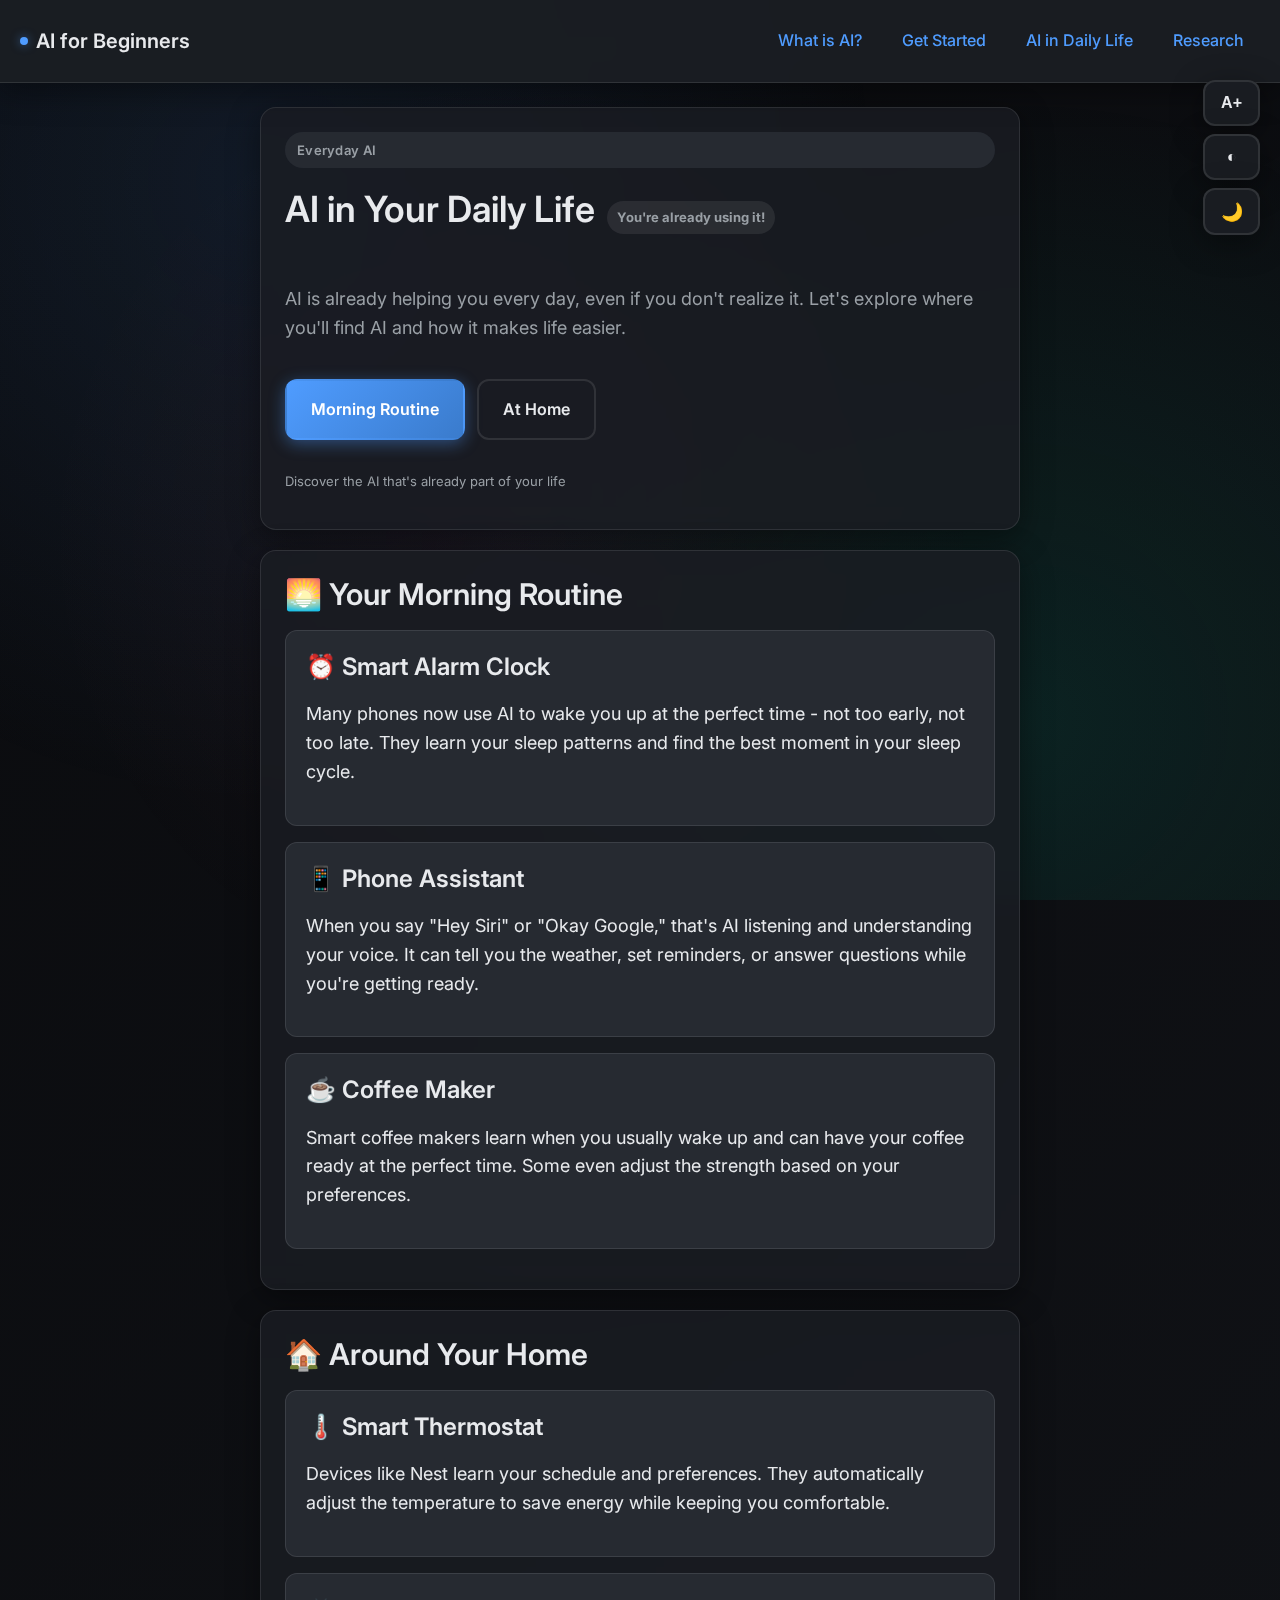
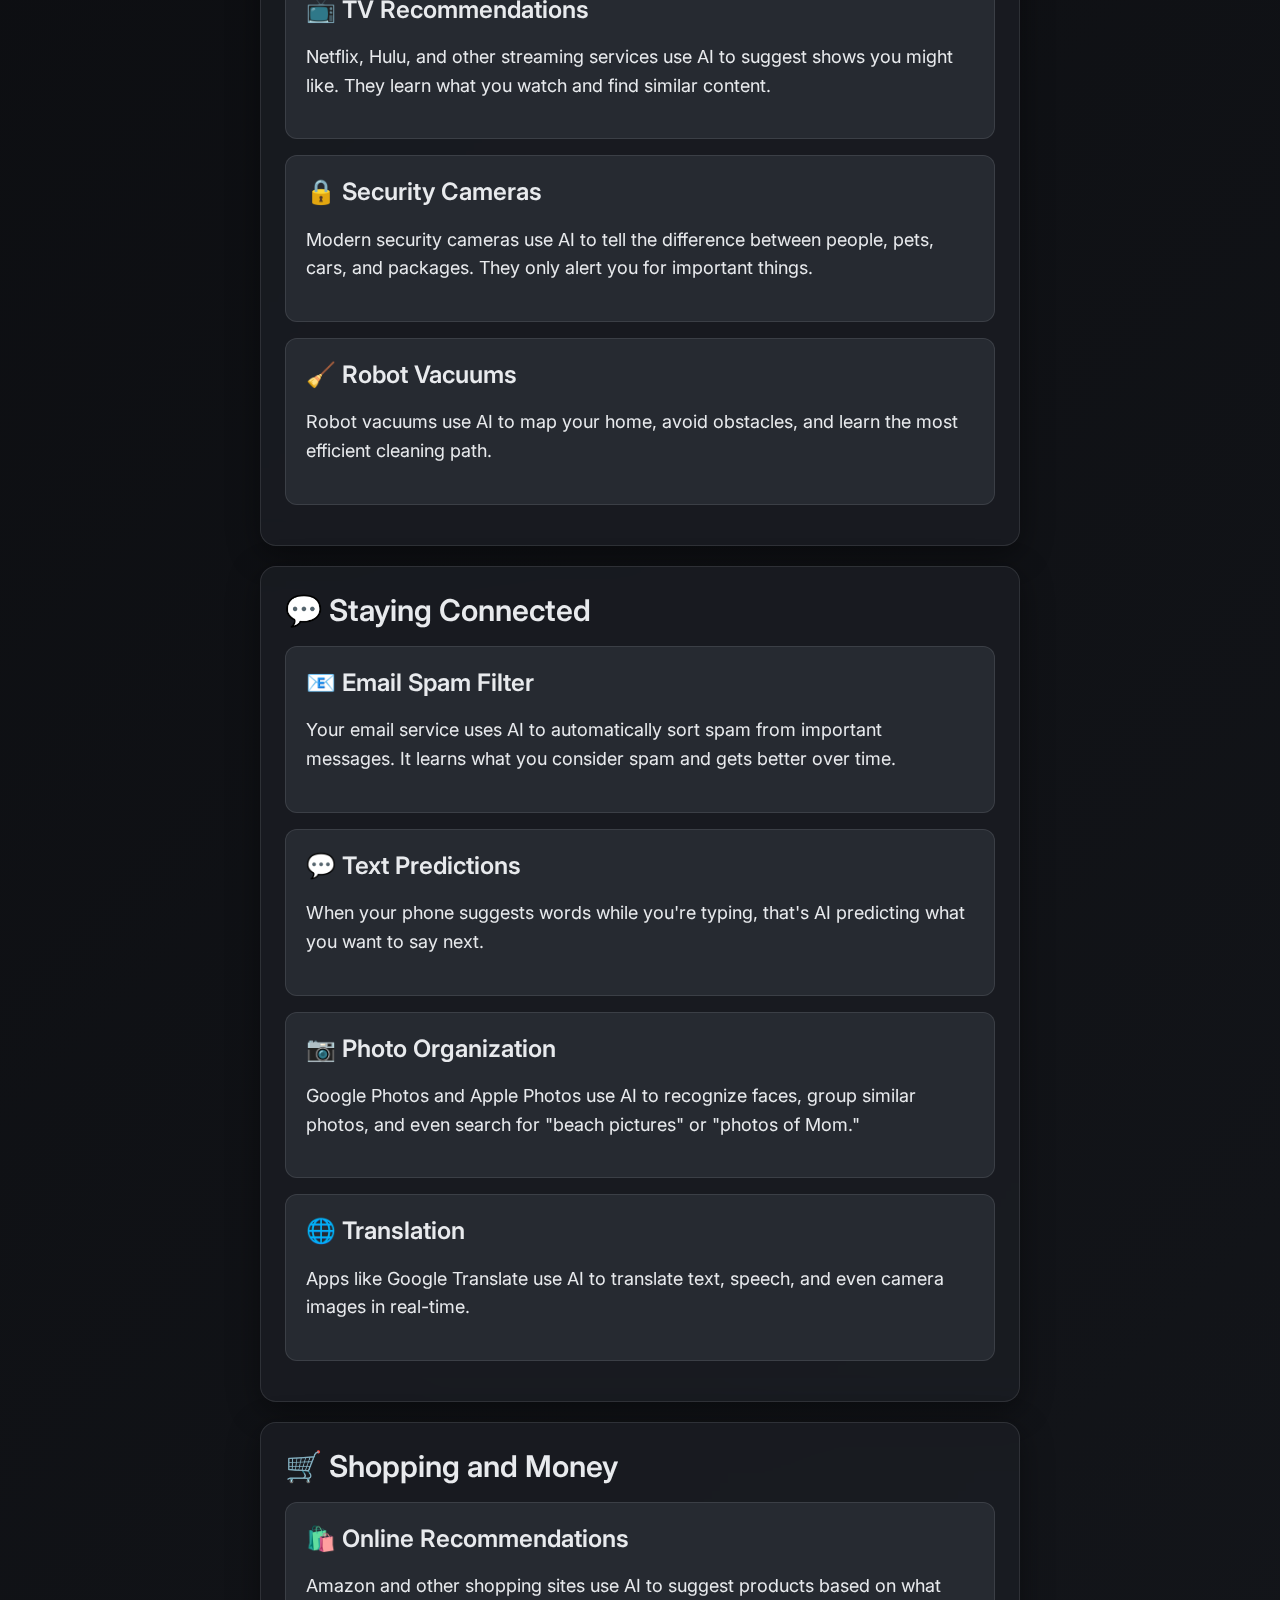
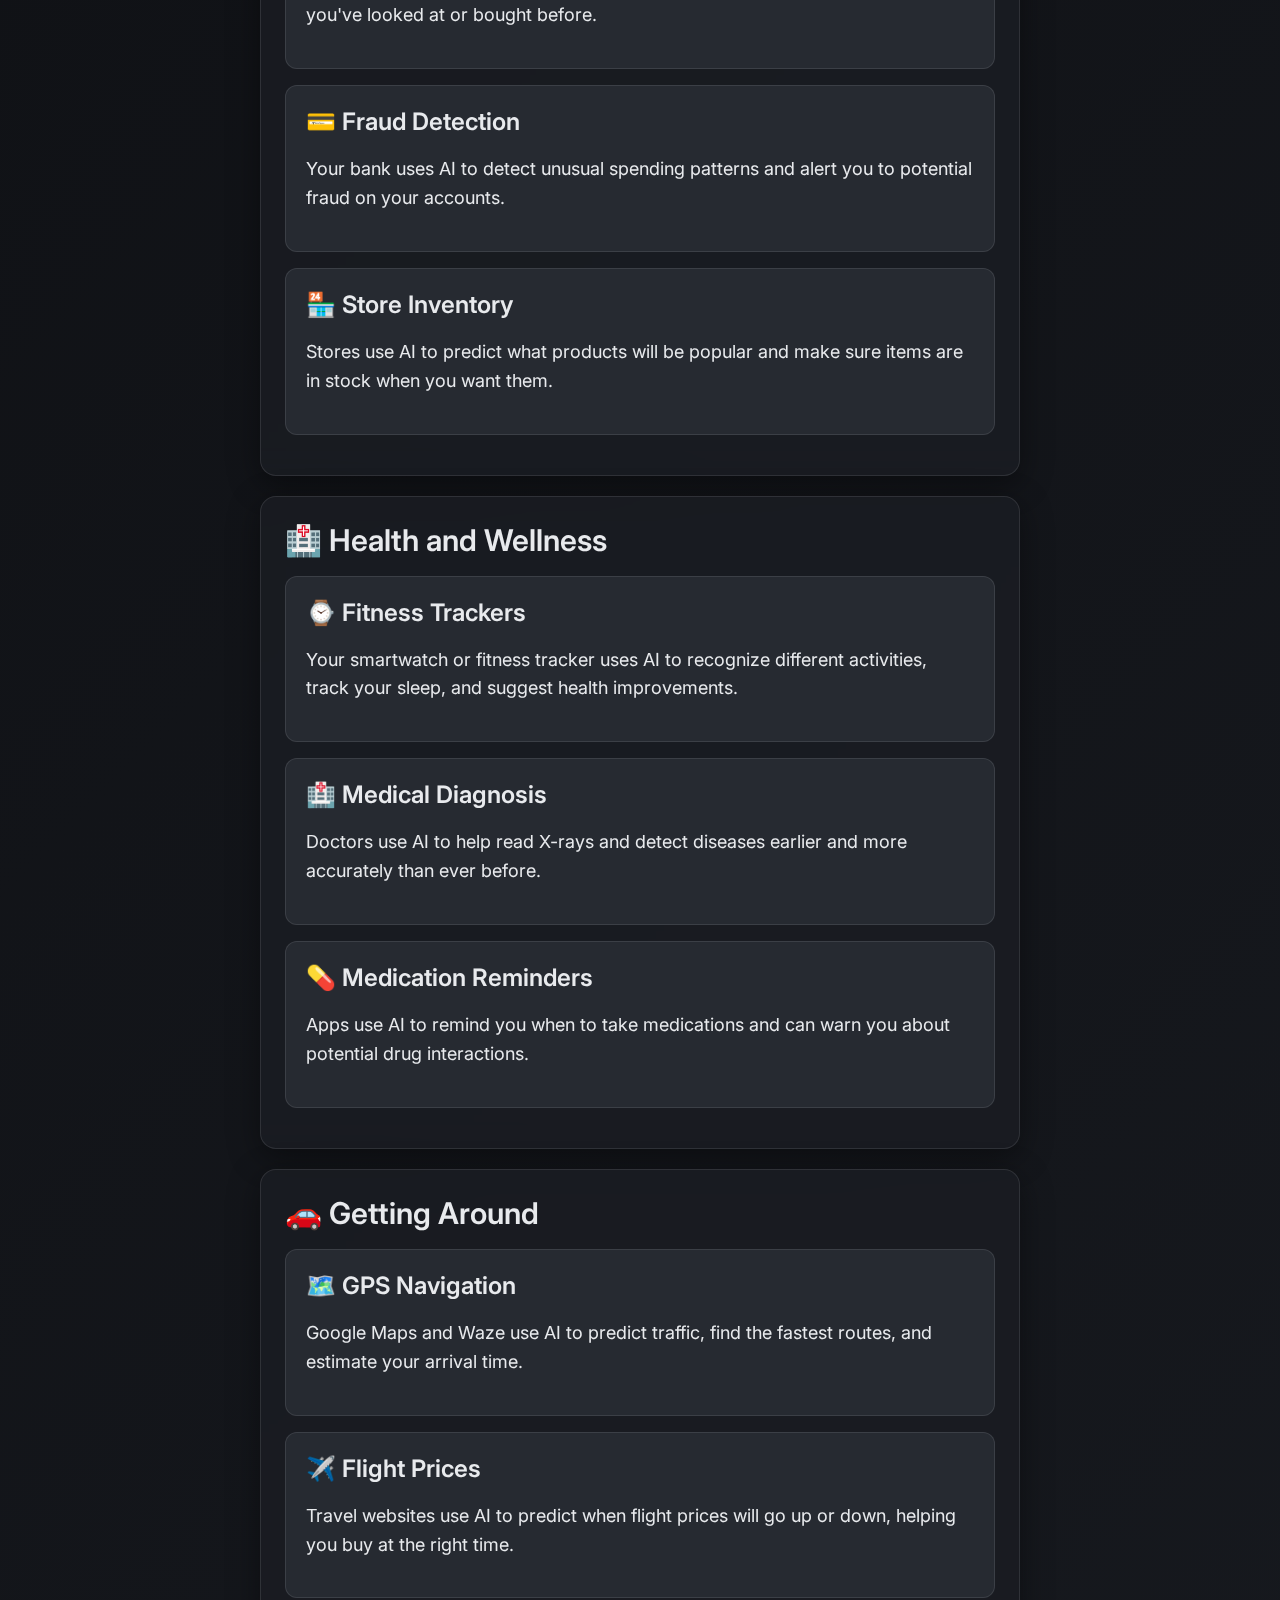
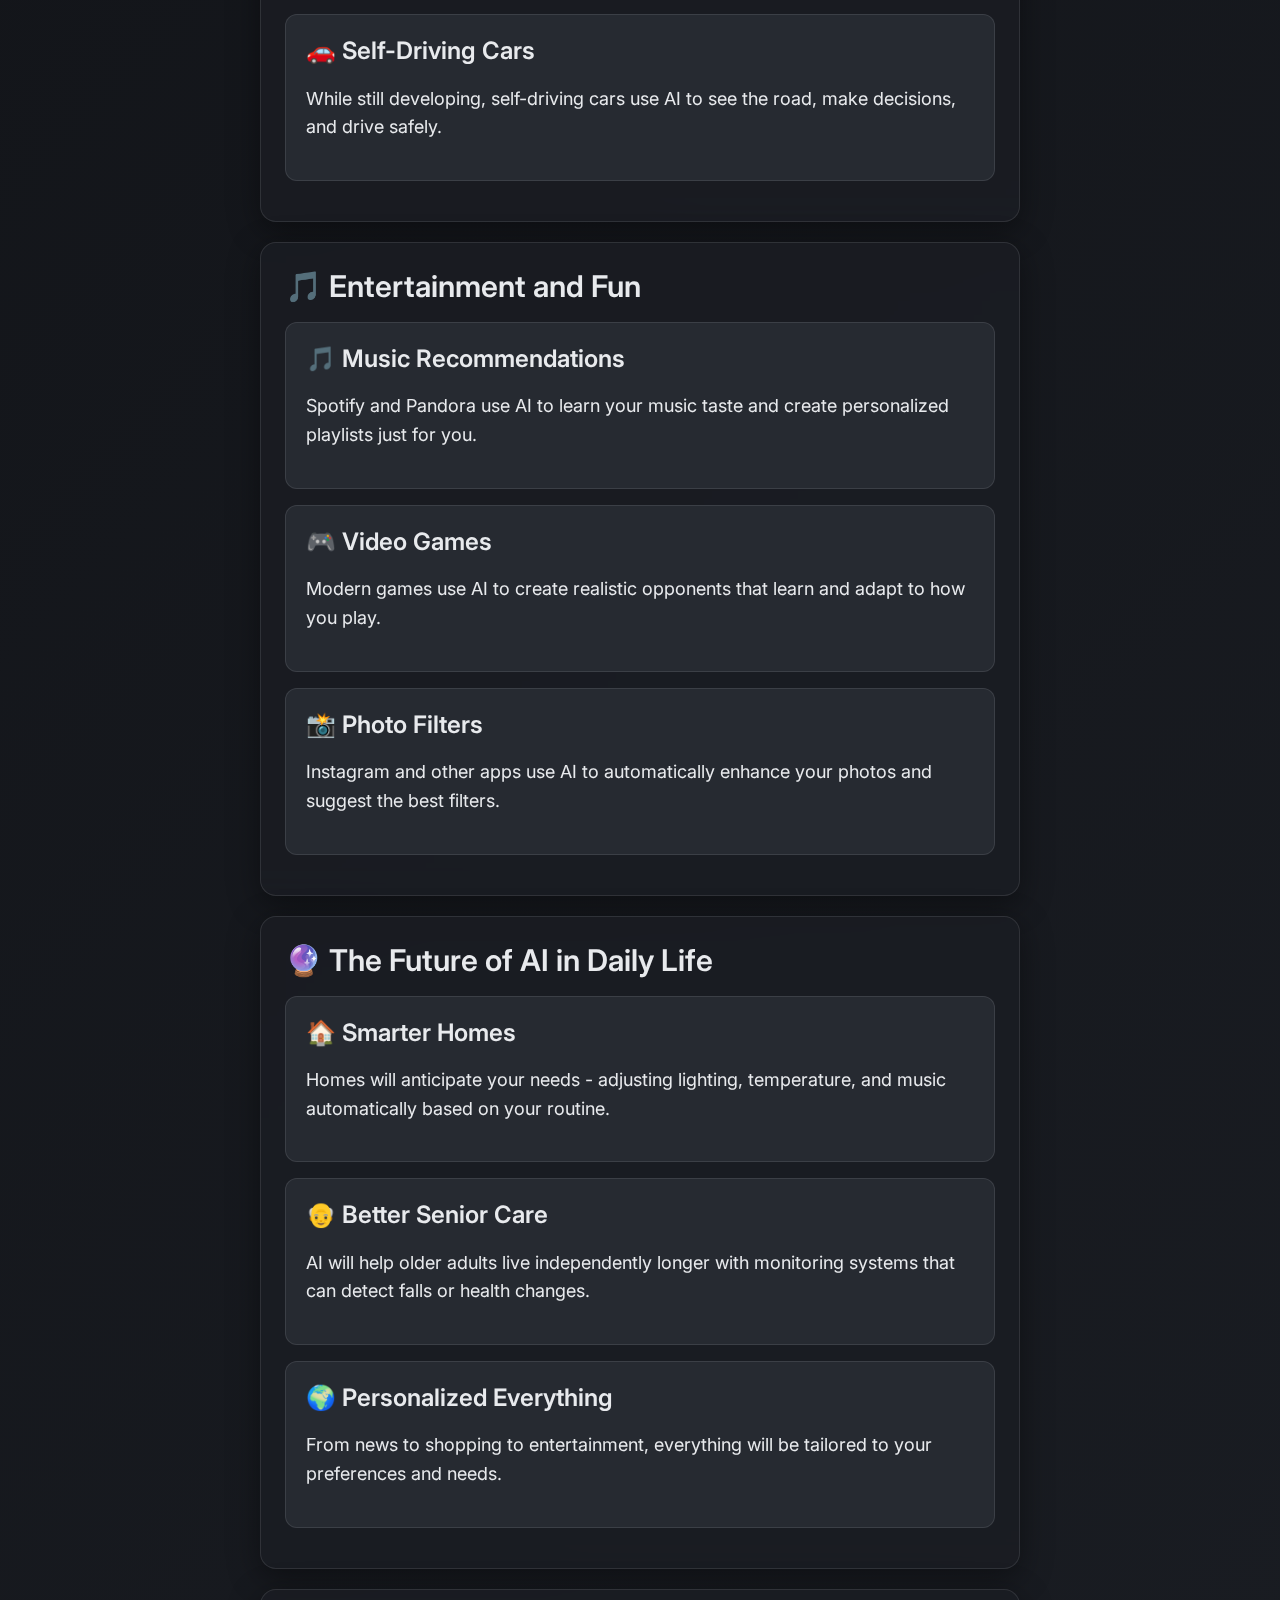
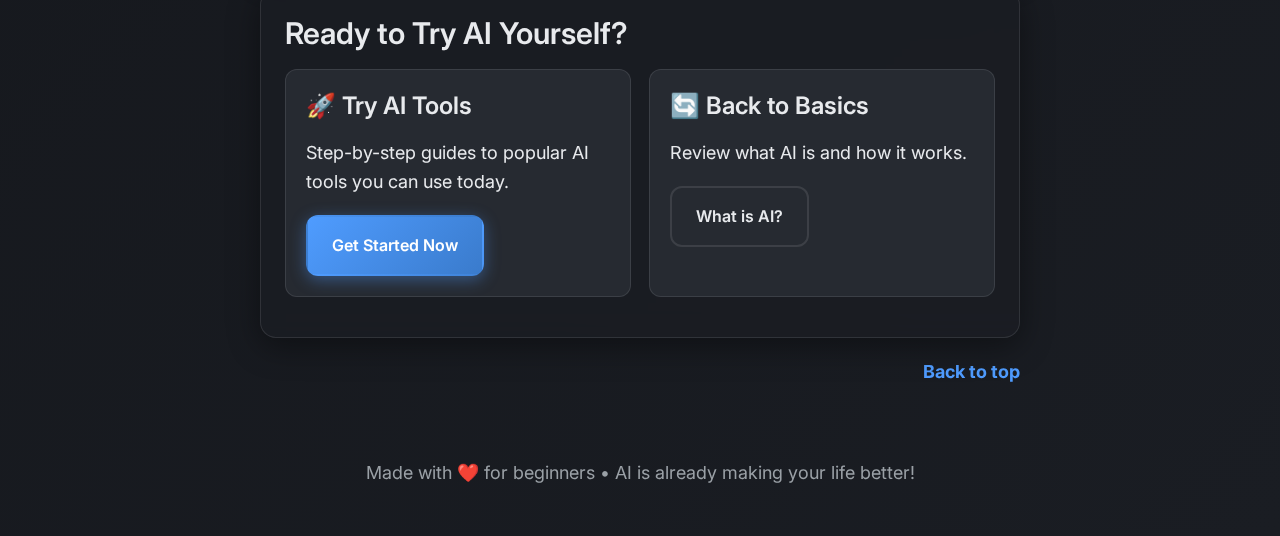
<file: daily-life.html>
<!DOCTYPE html>
<html lang="en">
<head>
  <meta charset="UTF-8">
  <meta name="viewport" content="width=device-width, initial-scale=1.0">
  <title>AI in Daily Life | How AI Helps You Every Day</title>
  <link rel="stylesheet" href="assets/css/styles.css">
  <script src="assets/js/common.js"></script>
</head>
<body>
  <header>
    <div class="nav">
      <div class="brand"><span class="dot"></span>AI for Beginners</div>
       <div class="nav-links">
         <a href="index.html">What is AI?</a>
         <a href="getting-started.html">Get Started</a>
         <a href="daily-life.html">AI in Daily Life</a>
         <a href="Research.md">Research</a>
       </div>
    </div>
  </header>

  <!-- Theme Transition Overlay -->
  <div class="theme-transition-overlay" id="themeOverlay"></div>

  <!-- Reading Progress Bar -->
  <div class="reading-progress" id="readingProgress"></div>

  <!-- Premium Accessibility Controls -->
  <div class="accessibility-controls">
    <button class="font-control" onclick="toggleFontSize()" aria-label="Change text size" data-tooltip="Text Size">A+</button>
    <button class="font-control" onclick="toggleContrast()" aria-label="Toggle high contrast" data-tooltip="High Contrast">◐</button>
    <button class="font-control theme-toggle" onclick="toggleTheme()" aria-label="Toggle theme" data-tooltip="Theme">🌙</button>
  </div>

  <main class="container">
    <section class="hero" id="top">
      <div class="pill">Everyday AI</div>
      <div class="meta-row">
        <h1>AI in Your Daily Life</h1>
        <span class="badge">You're already using it!</span>
      </div>
      <p>AI is already helping you every day, even if you don't realize it. Let's explore where you'll find AI and how it makes life easier.</p>
      <div class="cta-row">
        <a class="button primary" href="#morning">Morning Routine</a>
        <a class="button secondary" href="#home">At Home</a>
      </div>
      <p class="muted small-text">Discover the AI that's already part of your life</p>
    </section>

    <section id="morning">
      <h2>🌅 Your Morning Routine</h2>
      <div class="card">
        <h3>⏰ Smart Alarm Clock</h3>
        <p>Many phones now use AI to wake you up at the perfect time - not too early, not too late. They learn your sleep patterns and find the best moment in your sleep cycle.</p>
      </div>
      
      <div class="card">
        <h3>📱 Phone Assistant</h3>
        <p>When you say "Hey Siri" or "Okay Google," that's AI listening and understanding your voice. It can tell you the weather, set reminders, or answer questions while you're getting ready.</p>
      </div>
      
      <div class="card">
        <h3>☕ Coffee Maker</h3>
        <p>Smart coffee makers learn when you usually wake up and can have your coffee ready at the perfect time. Some even adjust the strength based on your preferences.</p>
      </div>
    </section>

    <section id="home">
      <h2>🏠 Around Your Home</h2>
      <div class="card">
        <h3>🌡️ Smart Thermostat</h3>
        <p>Devices like Nest learn your schedule and preferences. They automatically adjust the temperature to save energy while keeping you comfortable.</p>
      </div>
      
      <div class="card">
        <h3>📺 TV Recommendations</h3>
        <p>Netflix, Hulu, and other streaming services use AI to suggest shows you might like. They learn what you watch and find similar content.</p>
      </div>
      
      <div class="card">
        <h3>🔒 Security Cameras</h3>
        <p>Modern security cameras use AI to tell the difference between people, pets, cars, and packages. They only alert you for important things.</p>
      </div>
      
      <div class="card">
        <h3>🧹 Robot Vacuums</h3>
        <p>Robot vacuums use AI to map your home, avoid obstacles, and learn the most efficient cleaning path.</p>
      </div>
    </section>

    <section id="communication">
      <h2>💬 Staying Connected</h2>
      <div class="card">
        <h3>📧 Email Spam Filter</h3>
        <p>Your email service uses AI to automatically sort spam from important messages. It learns what you consider spam and gets better over time.</p>
      </div>
      
      <div class="card">
        <h3>💬 Text Predictions</h3>
        <p>When your phone suggests words while you're typing, that's AI predicting what you want to say next.</p>
      </div>
      
      <div class="card">
        <h3>📷 Photo Organization</h3>
        <p>Google Photos and Apple Photos use AI to recognize faces, group similar photos, and even search for "beach pictures" or "photos of Mom."</p>
      </div>
      
      <div class="card">
        <h3>🌐 Translation</h3>
        <p>Apps like Google Translate use AI to translate text, speech, and even camera images in real-time.</p>
      </div>
    </section>

    <section id="shopping">
      <h2>🛒 Shopping and Money</h2>
      <div class="card">
        <h3>🛍️ Online Recommendations</h3>
        <p>Amazon and other shopping sites use AI to suggest products based on what you've looked at or bought before.</p>
      </div>
      
      <div class="card">
        <h3>💳 Fraud Detection</h3>
        <p>Your bank uses AI to detect unusual spending patterns and alert you to potential fraud on your accounts.</p>
      </div>
      
      <div class="card">
        <h3>🏪 Store Inventory</h3>
        <p>Stores use AI to predict what products will be popular and make sure items are in stock when you want them.</p>
      </div>
    </section>

    <section id="health">
      <h2>🏥 Health and Wellness</h2>
      <div class="card">
        <h3>⌚ Fitness Trackers</h3>
        <p>Your smartwatch or fitness tracker uses AI to recognize different activities, track your sleep, and suggest health improvements.</p>
      </div>
      
      <div class="card">
        <h3>🏥 Medical Diagnosis</h3>
        <p>Doctors use AI to help read X-rays and detect diseases earlier and more accurately than ever before.</p>
      </div>
      
      <div class="card">
        <h3>💊 Medication Reminders</h3>
        <p>Apps use AI to remind you when to take medications and can warn you about potential drug interactions.</p>
      </div>
    </section>

    <section id="travel">
      <h2>🚗 Getting Around</h2>
      <div class="card">
        <h3>🗺️ GPS Navigation</h3>
        <p>Google Maps and Waze use AI to predict traffic, find the fastest routes, and estimate your arrival time.</p>
      </div>
      
      <div class="card">
        <h3>✈️ Flight Prices</h3>
        <p>Travel websites use AI to predict when flight prices will go up or down, helping you buy at the right time.</p>
      </div>
      
      <div class="card">
        <h3>🚗 Self-Driving Cars</h3>
        <p>While still developing, self-driving cars use AI to see the road, make decisions, and drive safely.</p>
      </div>
    </section>

    <section id="entertainment">
      <h2>🎵 Entertainment and Fun</h2>
      <div class="card">
        <h3>🎵 Music Recommendations</h3>
        <p>Spotify and Pandora use AI to learn your music taste and create personalized playlists just for you.</p>
      </div>
      
      <div class="card">
        <h3>🎮 Video Games</h3>
        <p>Modern games use AI to create realistic opponents that learn and adapt to how you play.</p>
      </div>
      
      <div class="card">
        <h3>📸 Photo Filters</h3>
        <p>Instagram and other apps use AI to automatically enhance your photos and suggest the best filters.</p>
      </div>
    </section>

    <section>
      <h2>🔮 The Future of AI in Daily Life</h2>
      <div class="card">
        <h3>🏠 Smarter Homes</h3>
        <p>Homes will anticipate your needs - adjusting lighting, temperature, and music automatically based on your routine.</p>
      </div>
      
      <div class="card">
        <h3>👴 Better Senior Care</h3>
        <p>AI will help older adults live independently longer with monitoring systems that can detect falls or health changes.</p>
      </div>
      
      <div class="card">
        <h3>🌍 Personalized Everything</h3>
        <p>From news to shopping to entertainment, everything will be tailored to your preferences and needs.</p>
      </div>
    </section>

    <section>
      <h2>Ready to Try AI Yourself?</h2>
      <div class="grid two">
        <div class="card">
          <h3>🚀 Try AI Tools</h3>
          <p>Step-by-step guides to popular AI tools you can use today.</p>
          <a class="button primary" href="getting-started.html">Get Started Now</a>
        </div>
        <div class="card">
          <h3>🔄 Back to Basics</h3>
          <p>Review what AI is and how it works.</p>
          <a class="button secondary" href="index.html">What is AI?</a>
        </div>
      </div>
    </section>

    <div class="back-to-top">
      <a href="#top">Back to top</a>
    </div>
  </main>

  <footer>
    Made with ❤️ for beginners • AI is already making your life better!
  </footer>

  <!-- Common JavaScript functionality is loaded from assets/js/common.js -->
  <script>
    // Page-specific initialization for daily-life.html
    document.addEventListener('DOMContentLoaded', function() {
      // Any daily-life specific functionality can go here
      // Common functionality (reading progress, theme, etc.) is already initialized
    });
  </script>
</body>
</html>
</file>
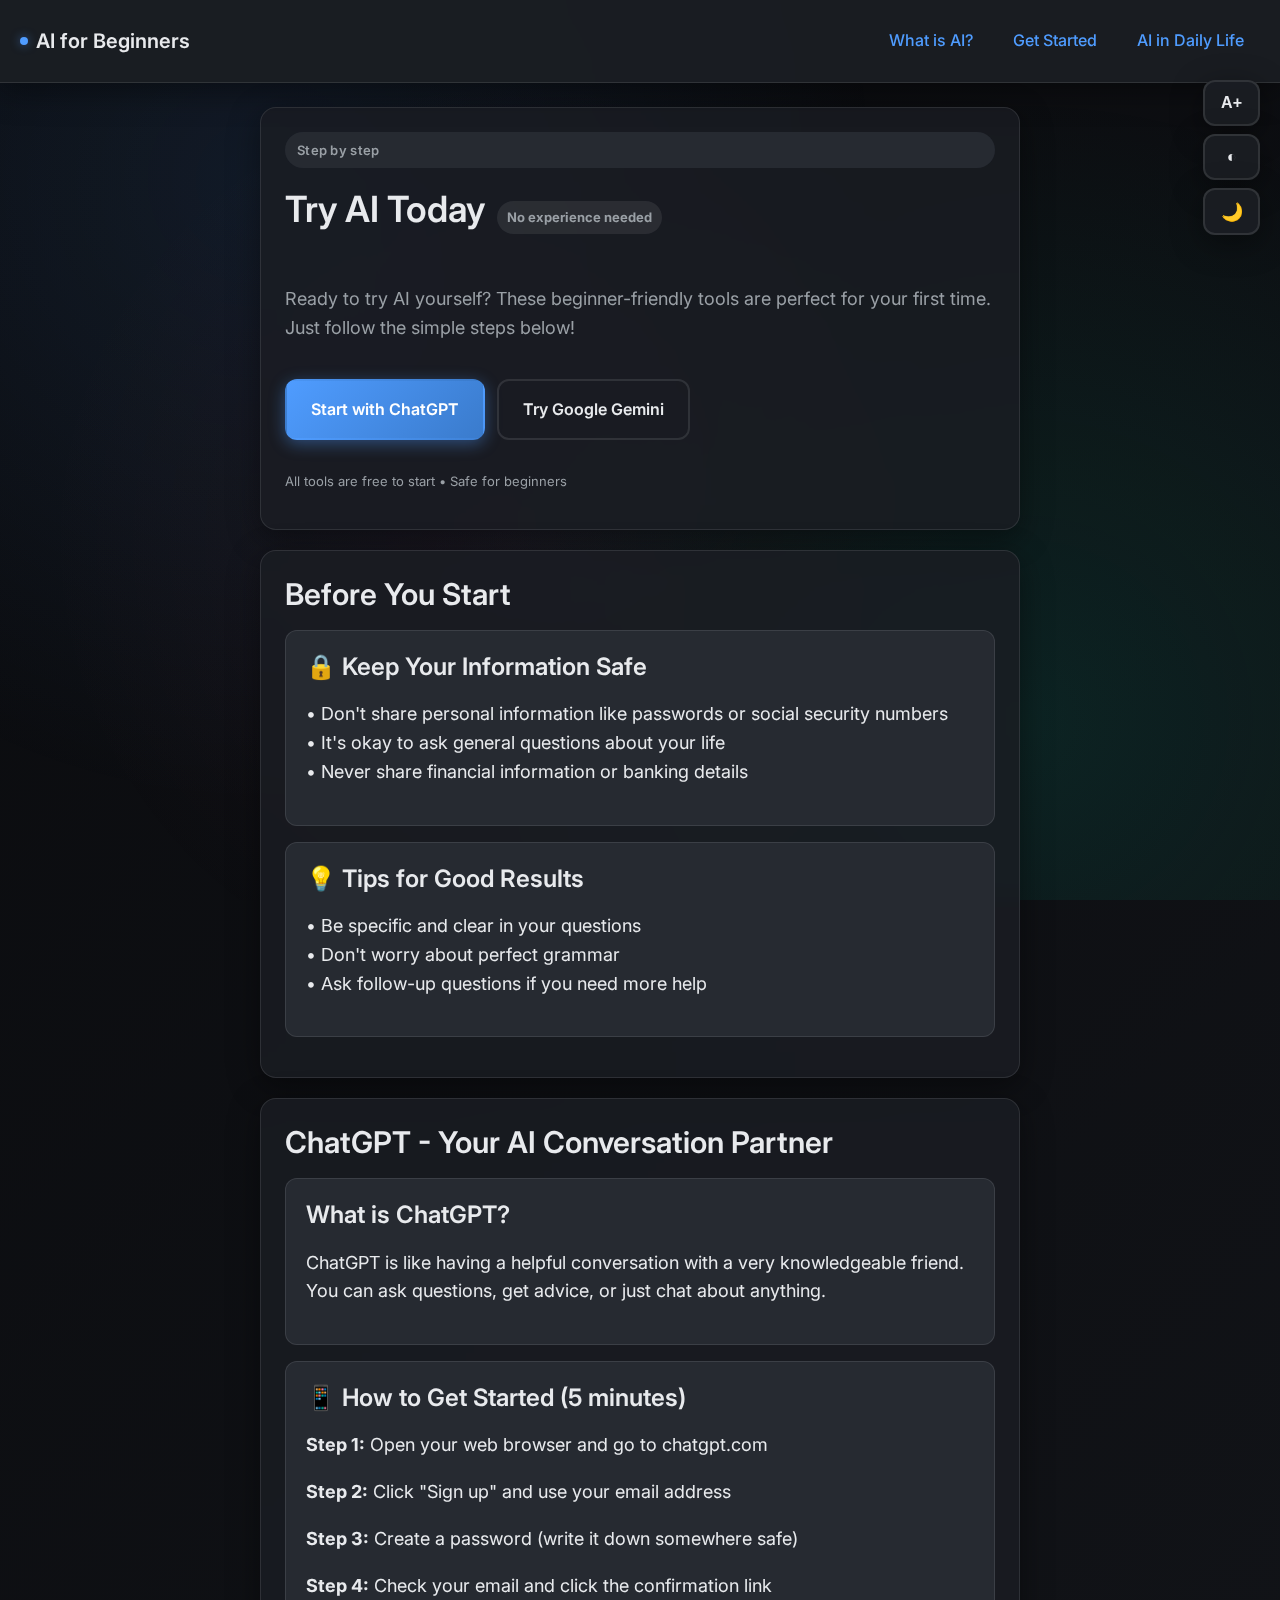
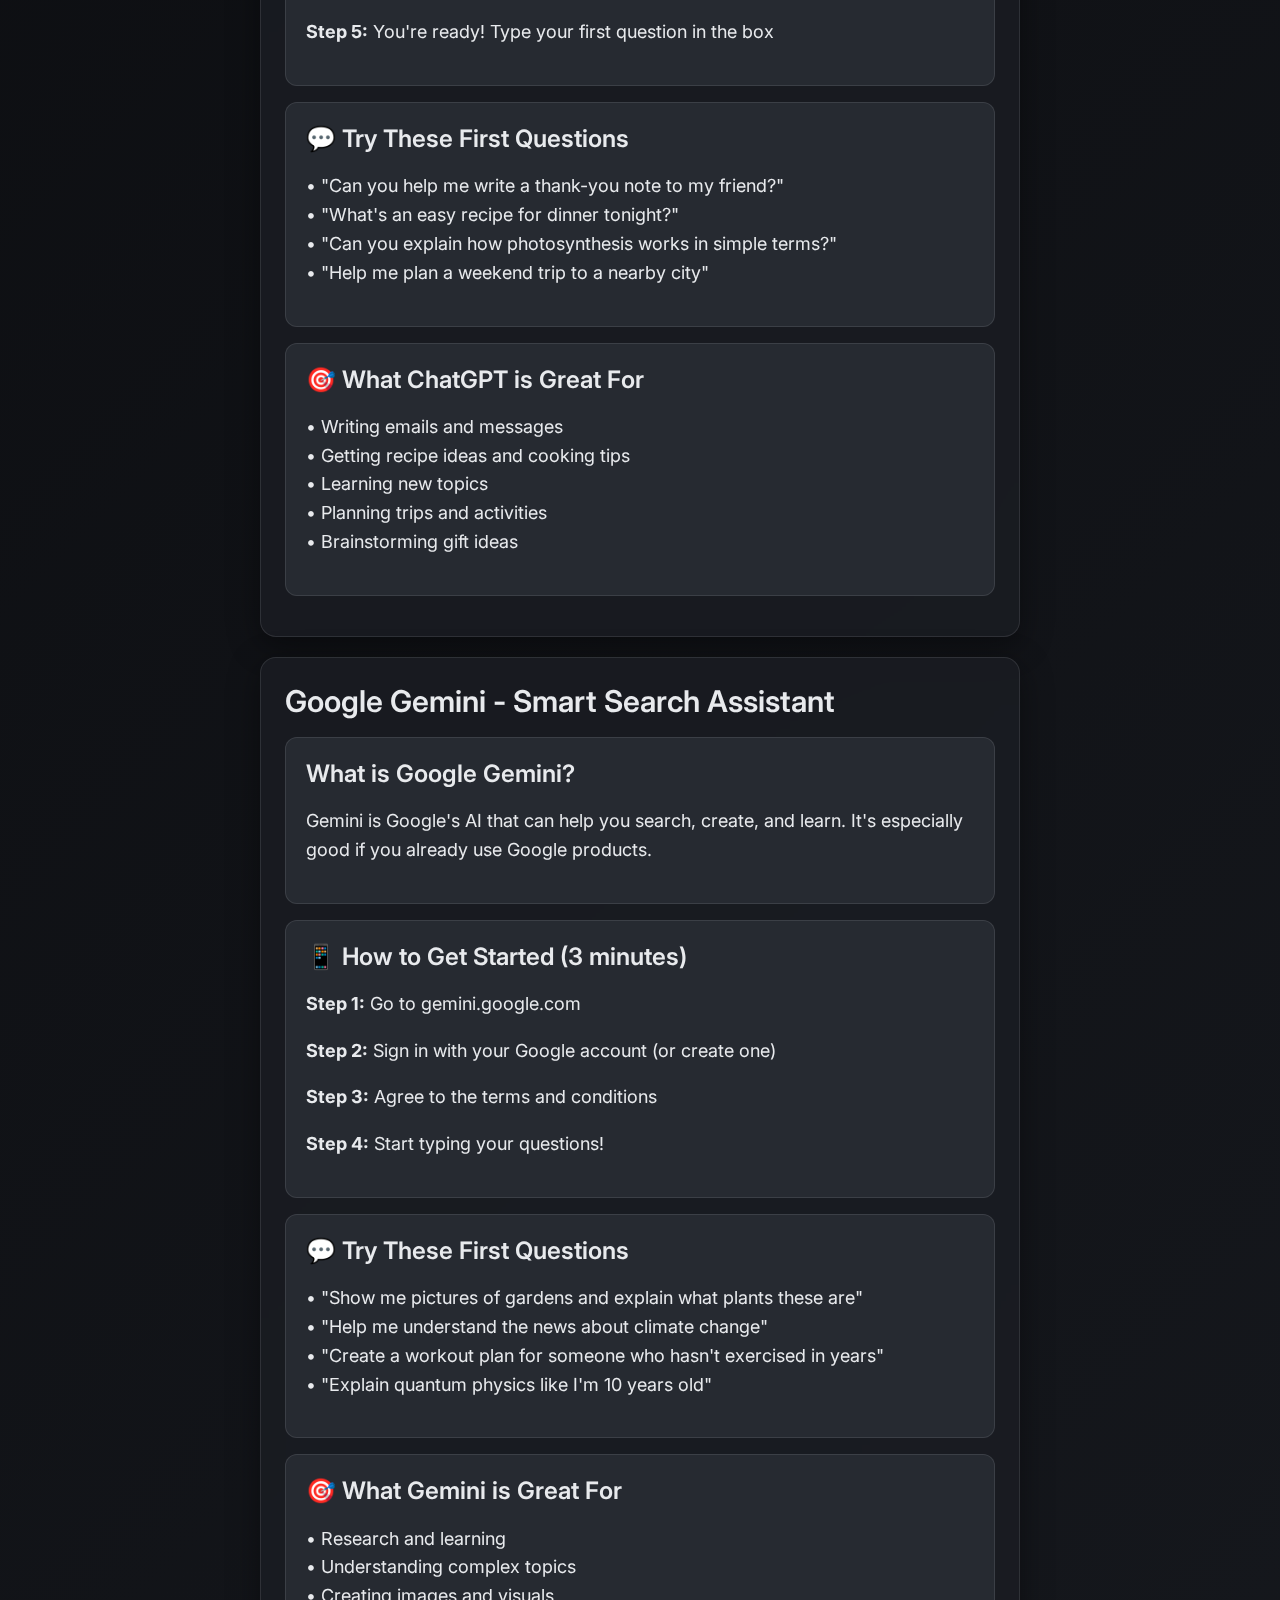
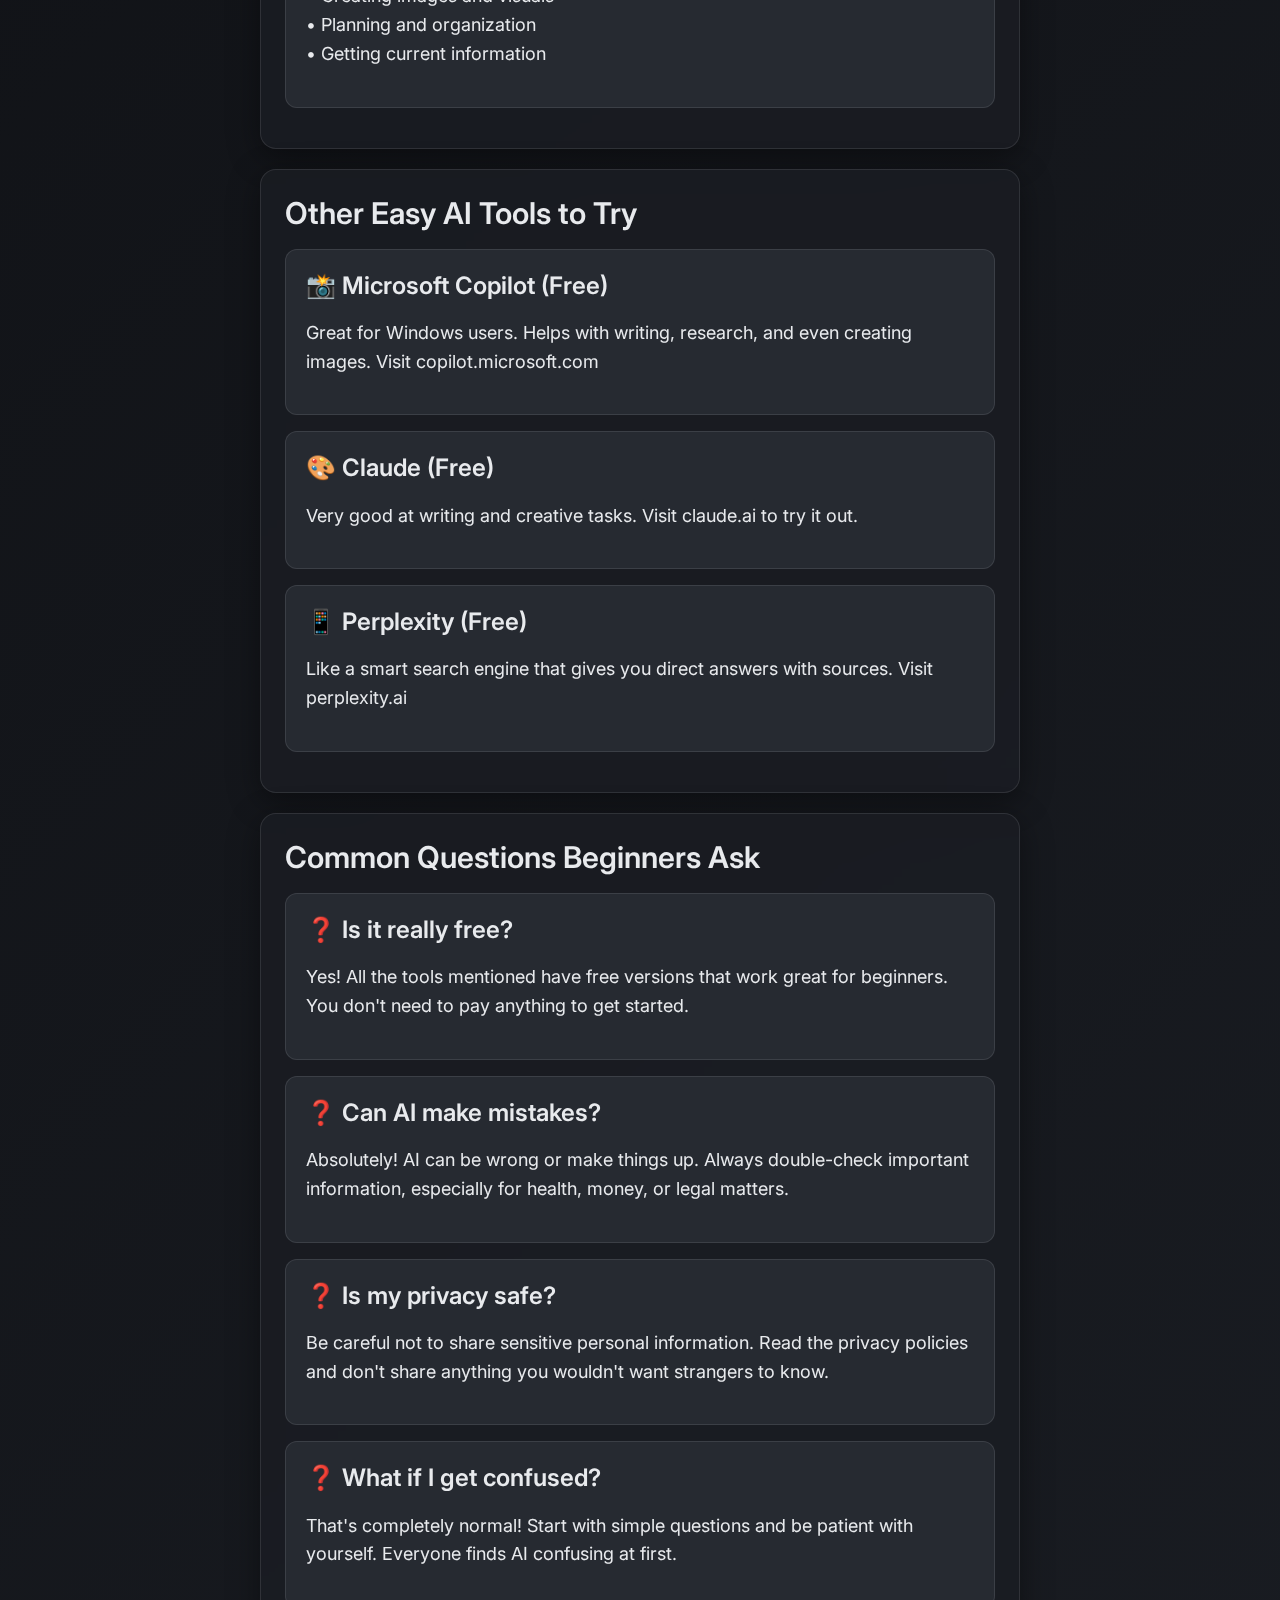
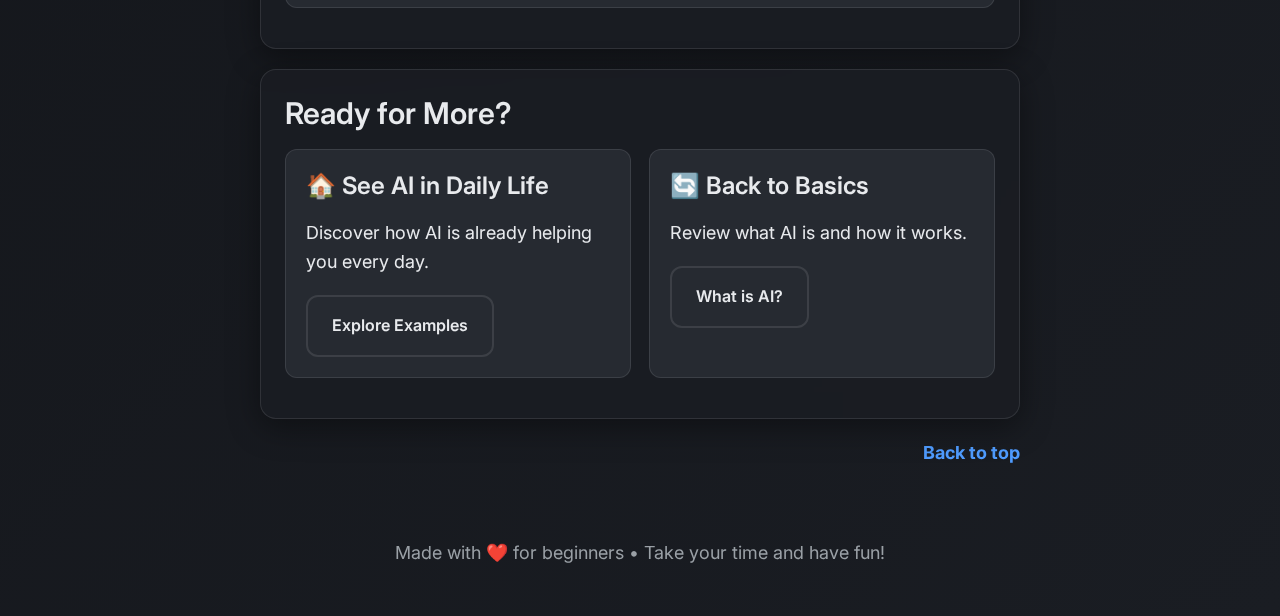
<file: getting-started.html>
<!DOCTYPE html>
<html lang="en">
<head>
  <meta charset="UTF-8">
  <meta name="viewport" content="width=device-width, initial-scale=1.0">
  <title>Getting Started with AI | Easy Beginner Guide</title>
  <link rel="stylesheet" href="assets/css/styles.css">
</head>
<body>
  <header>
    <div class="nav">
      <div class="brand"><span class="dot"></span>AI for Beginners</div>
      <div class="nav-links">
        <a href="index.html">What is AI?</a>
        <a href="getting-started.html">Get Started</a>
        <a href="daily-life.html">AI in Daily Life</a>
      </div>
    </div>
  </header>

  <!-- Theme Transition Overlay -->
  <div class="theme-transition-overlay" id="themeOverlay"></div>

  <!-- Reading Progress Bar -->
  <div class="reading-progress" id="readingProgress"></div>

  <!-- Premium Accessibility Controls -->
  <div class="accessibility-controls">
    <button class="font-control" onclick="toggleFontSize()" aria-label="Change text size" data-tooltip="Text Size">A+</button>
    <button class="font-control" onclick="toggleContrast()" aria-label="Toggle high contrast" data-tooltip="High Contrast">◐</button>
    <button class="font-control theme-toggle" onclick="toggleTheme()" aria-label="Toggle theme" data-tooltip="Theme">🌙</button>
  </div>

  <main class="container">
    <section class="hero" id="top">
      <div class="pill">Step by step</div>
      <div class="meta-row">
        <h1>Try AI Today</h1>
        <span class="badge">No experience needed</span>
      </div>
      <p>Ready to try AI yourself? These beginner-friendly tools are perfect for your first time. Just follow the simple steps below!</p>
      <div class="cta-row">
        <a class="button primary" href="#chatgpt">Start with ChatGPT</a>
        <a class="button secondary" href="#gemini">Try Google Gemini</a>
      </div>
      <p class="muted small-text">All tools are free to start • Safe for beginners</p>
    </section>

    <section>
      <h2>Before You Start</h2>
      <div class="card">
        <h3>🔒 Keep Your Information Safe</h3>
        <p>• Don't share personal information like passwords or social security numbers<br>
           • It's okay to ask general questions about your life<br>
           • Never share financial information or banking details</p>
      </div>
      <div class="card">
        <h3>💡 Tips for Good Results</h3>
        <p>• Be specific and clear in your questions<br>
           • Don't worry about perfect grammar<br>
           • Ask follow-up questions if you need more help</p>
      </div>
    </section>

    <section id="chatgpt">
      <h2>ChatGPT - Your AI Conversation Partner</h2>
      <div class="card">
        <h3>What is ChatGPT?</h3>
        <p>ChatGPT is like having a helpful conversation with a very knowledgeable friend. You can ask questions, get advice, or just chat about anything.</p>
      </div>
      
      <div class="card">
        <h3>📱 How to Get Started (5 minutes)</h3>
        <p><strong>Step 1:</strong> Open your web browser and go to chatgpt.com</p>
        <p><strong>Step 2:</strong> Click "Sign up" and use your email address</p>
        <p><strong>Step 3:</strong> Create a password (write it down somewhere safe)</p>
        <p><strong>Step 4:</strong> Check your email and click the confirmation link</p>
        <p><strong>Step 5:</strong> You're ready! Type your first question in the box</p>
      </div>

      <div class="card">
        <h3>💬 Try These First Questions</h3>
        <p>• "Can you help me write a thank-you note to my friend?"<br>
           • "What's an easy recipe for dinner tonight?"<br>
           • "Can you explain how photosynthesis works in simple terms?"<br>
           • "Help me plan a weekend trip to a nearby city"</p>
      </div>

      <div class="card">
        <h3>🎯 What ChatGPT is Great For</h3>
        <p>• Writing emails and messages<br>
           • Getting recipe ideas and cooking tips<br>
           • Learning new topics<br>
           • Planning trips and activities<br>
           • Brainstorming gift ideas</p>
      </div>
    </section>

    <section id="gemini">
      <h2>Google Gemini - Smart Search Assistant</h2>
      <div class="card">
        <h3>What is Google Gemini?</h3>
        <p>Gemini is Google's AI that can help you search, create, and learn. It's especially good if you already use Google products.</p>
      </div>
      
      <div class="card">
        <h3>📱 How to Get Started (3 minutes)</h3>
        <p><strong>Step 1:</strong> Go to gemini.google.com</p>
        <p><strong>Step 2:</strong> Sign in with your Google account (or create one)</p>
        <p><strong>Step 3:</strong> Agree to the terms and conditions</p>
        <p><strong>Step 4:</strong> Start typing your questions!</p>
      </div>

      <div class="card">
        <h3>💬 Try These First Questions</h3>
        <p>• "Show me pictures of gardens and explain what plants these are"<br>
           • "Help me understand the news about climate change"<br>
           • "Create a workout plan for someone who hasn't exercised in years"<br>
           • "Explain quantum physics like I'm 10 years old"</p>
      </div>

      <div class="card">
        <h3>🎯 What Gemini is Great For</h3>
        <p>• Research and learning<br>
           • Understanding complex topics<br>
           • Creating images and visuals<br>
           • Planning and organization<br>
           • Getting current information</p>
      </div>
    </section>

    <section>
      <h2>Other Easy AI Tools to Try</h2>
      <div class="card">
        <h3>📸 Microsoft Copilot (Free)</h3>
        <p>Great for Windows users. Helps with writing, research, and even creating images. Visit copilot.microsoft.com</p>
      </div>
      
      <div class="card">
        <h3>🎨 Claude (Free)</h3>
        <p>Very good at writing and creative tasks. Visit claude.ai to try it out.</p>
      </div>
      
      <div class="card">
        <h3>📱 Perplexity (Free)</h3>
        <p>Like a smart search engine that gives you direct answers with sources. Visit perplexity.ai</p>
      </div>
    </section>

    <section>
      <h2>Common Questions Beginners Ask</h2>
      <div class="card">
        <h3>❓ Is it really free?</h3>
        <p>Yes! All the tools mentioned have free versions that work great for beginners. You don't need to pay anything to get started.</p>
      </div>
      
      <div class="card">
        <h3>❓ Can AI make mistakes?</h3>
        <p>Absolutely! AI can be wrong or make things up. Always double-check important information, especially for health, money, or legal matters.</p>
      </div>
      
      <div class="card">
        <h3>❓ Is my privacy safe?</h3>
        <p>Be careful not to share sensitive personal information. Read the privacy policies and don't share anything you wouldn't want strangers to know.</p>
      </div>
      
      <div class="card">
        <h3>❓ What if I get confused?</h3>
        <p>That's completely normal! Start with simple questions and be patient with yourself. Everyone finds AI confusing at first.</p>
      </div>
    </section>

    <section>
      <h2>Ready for More?</h2>
      <div class="grid two">
        <div class="card">
          <h3>🏠 See AI in Daily Life</h3>
          <p>Discover how AI is already helping you every day.</p>
          <a class="button secondary" href="daily-life.html">Explore Examples</a>
        </div>
        <div class="card">
          <h3>🔄 Back to Basics</h3>
          <p>Review what AI is and how it works.</p>
          <a class="button secondary" href="index.html">What is AI?</a>
        </div>
      </div>
    </section>

    <div class="back-to-top">
      <a href="#top">Back to top</a>
    </div>
  </main>

  <footer>
    Made with ❤️ for beginners • Take your time and have fun!
  </footer>

  <script>
    // Transition state management
    let isTransitioning = false;
    let currentTheme = 'dark';

    // Reading progress bar
    function updateReadingProgress() {
      const scrollTop = window.pageYOffset || document.documentElement.scrollTop;
      const scrollHeight = document.documentElement.scrollHeight - document.documentElement.clientHeight;
      const progress = (scrollTop / scrollHeight) * 100;
      document.getElementById('readingProgress').style.width = progress + '%';
    }

    // Theme toggle with sunrise/sunset animation
    function toggleTheme() {
      if (isTransitioning) return;
      
      const button = event.target;
      const overlay = document.getElementById('themeOverlay');
      const isLight = document.body.classList.contains('light-theme');
      
      isTransitioning = true;
      
      if (isLight) {
        // Light to Dark - Sunset effect
        overlay.className = 'theme-transition-overlay sunset-gradient sunset-active';
        button.textContent = '🌙';
        
        setTimeout(() => {
          document.body.classList.remove('light-theme');
          localStorage.setItem('theme', 'dark');
          currentTheme = 'dark';
        }, 1500); // Mid-transition
      } else {
        // Dark to Light - Sunrise effect
        overlay.className = 'theme-transition-overlay sunrise-gradient sunrise-active';
        button.textContent = '☀️';
        
        setTimeout(() => {
          document.body.classList.add('light-theme');
          localStorage.setItem('theme', 'light');
          currentTheme = 'light';
        }, 1500); // Mid-transition
      }
      
      // Clean up after animation
      setTimeout(() => {
        overlay.className = 'theme-transition-overlay';
        isTransitioning = false;
      }, 3000);
    }

    // Font size toggle with pop animation
    function toggleFontSize() {
      if (isTransitioning) return;
      
      const isLarge = document.body.classList.contains('large-text');
      const textElements = document.querySelectorAll('h1, h2, h3, p, li, a, span');
      
      if (!isLarge) {
        // Normal to Large - Pop up animation
        textElements.forEach((el, index) => {
          el.classList.add('text-pop-up', `stagger-text-${(index % 8) + 1}`);
        });
        
        document.body.classList.add('large-text');
        localStorage.setItem('largeText', 'true');
        
        setTimeout(() => {
          textElements.forEach(el => {
            el.classList.remove('text-pop-up', 'stagger-text-1', 'stagger-text-2', 'stagger-text-3', 'stagger-text-4', 'stagger-text-5', 'stagger-text-6', 'stagger-text-7', 'stagger-text-8');
          });
        }, 1200);
      } else {
        // Large to Normal - Pop down animation
        textElements.forEach((el, index) => {
          el.classList.add('text-pop-down', `stagger-text-${(index % 8) + 1}`);
        });
        
        document.body.classList.remove('large-text');
        localStorage.setItem('largeText', 'false');
        
        setTimeout(() => {
          textElements.forEach(el => {
            el.classList.remove('text-pop-down', 'stagger-text-1', 'stagger-text-2', 'stagger-text-3', 'stagger-text-4', 'stagger-text-5', 'stagger-text-6', 'stagger-text-7', 'stagger-text-8');
          });
        }, 800);
      }
      
      // Update button state
      event.target.classList.toggle('active', !isLarge);
    }

    // High contrast toggle with glitch effect
    function toggleContrast() {
      if (isTransitioning) return;
      
      const isHighContrast = document.body.classList.contains('high-contrast');
      
      if (!isHighContrast) {
        // Normal to High Contrast - Glitch effect
        document.body.classList.add('glitch-active');
        
        // Create binary rain effect
        for (let i = 0; i < 15; i++) {
          setTimeout(() => {
            const particle = document.createElement('div');
            particle.className = 'binary-particle';
            particle.textContent = Math.random() > 0.5 ? '1' : '0';
            particle.style.left = Math.random() * 100 + '%';
            document.body.appendChild(particle);
            
            setTimeout(() => particle.remove(), 1200);
          }, i * 50);
        }
        
        // Add scan line
        setTimeout(() => {
          const scanLine = document.createElement('div');
          scanLine.className = 'scan-line';
          document.body.appendChild(scanLine);
          
          setTimeout(() => scanLine.remove(), 1500);
        }, 500);
        
        setTimeout(() => {
          document.body.classList.remove('glitch-active');
          document.body.classList.add('high-contrast');
          localStorage.setItem('highContrast', 'true');
        }, 1200);
      } else {
        // High Contrast to Normal - Smooth transition
        document.body.classList.remove('high-contrast');
        localStorage.setItem('highContrast', 'false');
      }
      
      // Update button state
      event.target.classList.toggle('active', !isHighContrast);
    }

    // Smooth scroll for anchor links
    document.querySelectorAll('a[href^="#"]').forEach(anchor => {
      anchor.addEventListener('click', function (e) {
        e.preventDefault();
        const target = document.querySelector(this.getAttribute('href'));
        if (target) {
          target.scrollIntoView({
            behavior: 'smooth',
            block: 'start'
          });
        }
      });
    });

    // Load saved preferences
    document.addEventListener('DOMContentLoaded', function() {
      // Theme
      const savedTheme = localStorage.getItem('theme');
      if (savedTheme === 'light') {
        document.body.classList.add('light-theme');
        currentTheme = 'light';
        document.querySelector('.theme-toggle').textContent = '☀️';
      }
      
      // Font size
      if (localStorage.getItem('largeText') === 'true') {
        document.body.classList.add('large-text');
      }
      
      // High contrast
      if (localStorage.getItem('highContrast') === 'true') {
        document.body.classList.add('high-contrast');
      }
      
      // Update button states
      const fontButtons = document.querySelectorAll('.font-control');
      fontButtons.forEach(button => {
        if (button.textContent.includes('A+') && localStorage.getItem('largeText') === 'true') {
          button.classList.add('active');
        }
        if (button.textContent.includes('◐') && localStorage.getItem('highContrast') === 'true') {
          button.classList.add('active');
        }
      });
    });

    // Update reading progress on scroll
    window.addEventListener('scroll', updateReadingProgress);
    window.addEventListener('resize', updateReadingProgress);
    
    // Initial progress update
    updateReadingProgress();
  </script>
</body>
</html>
</file>
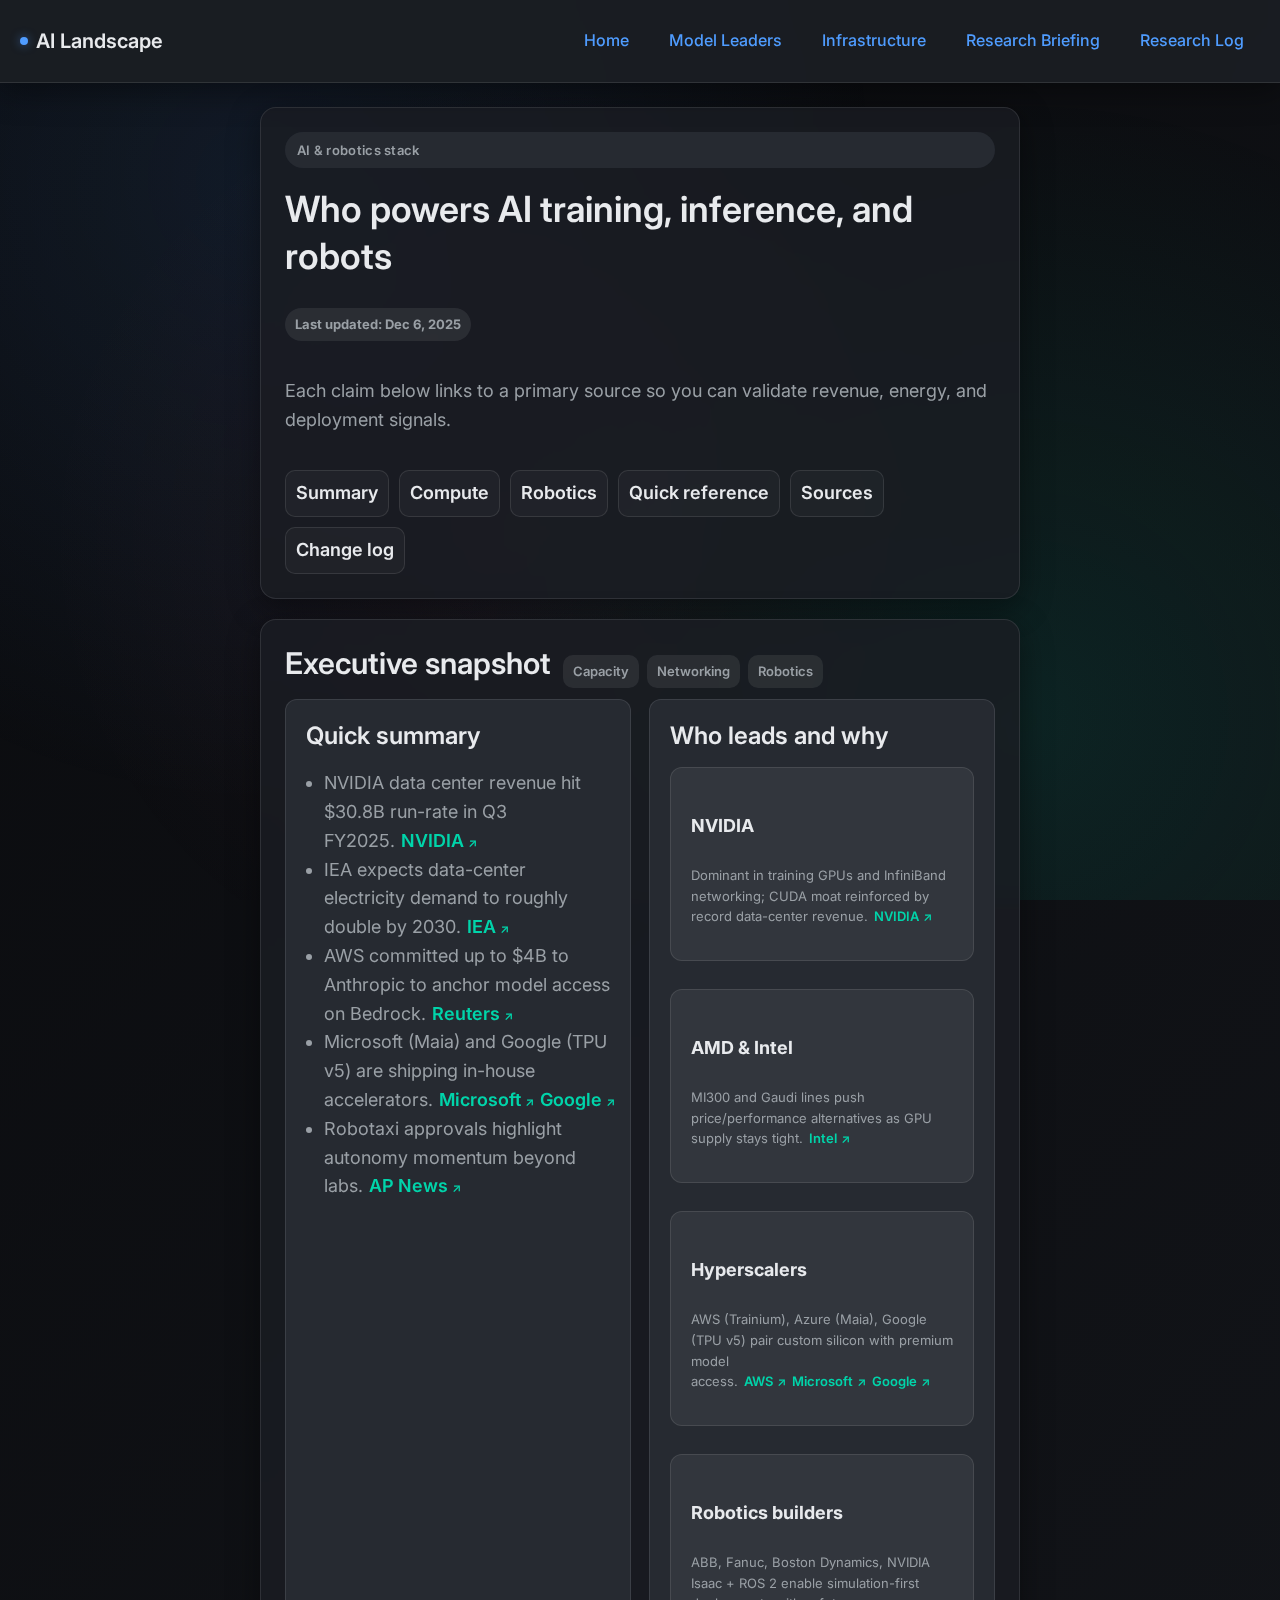
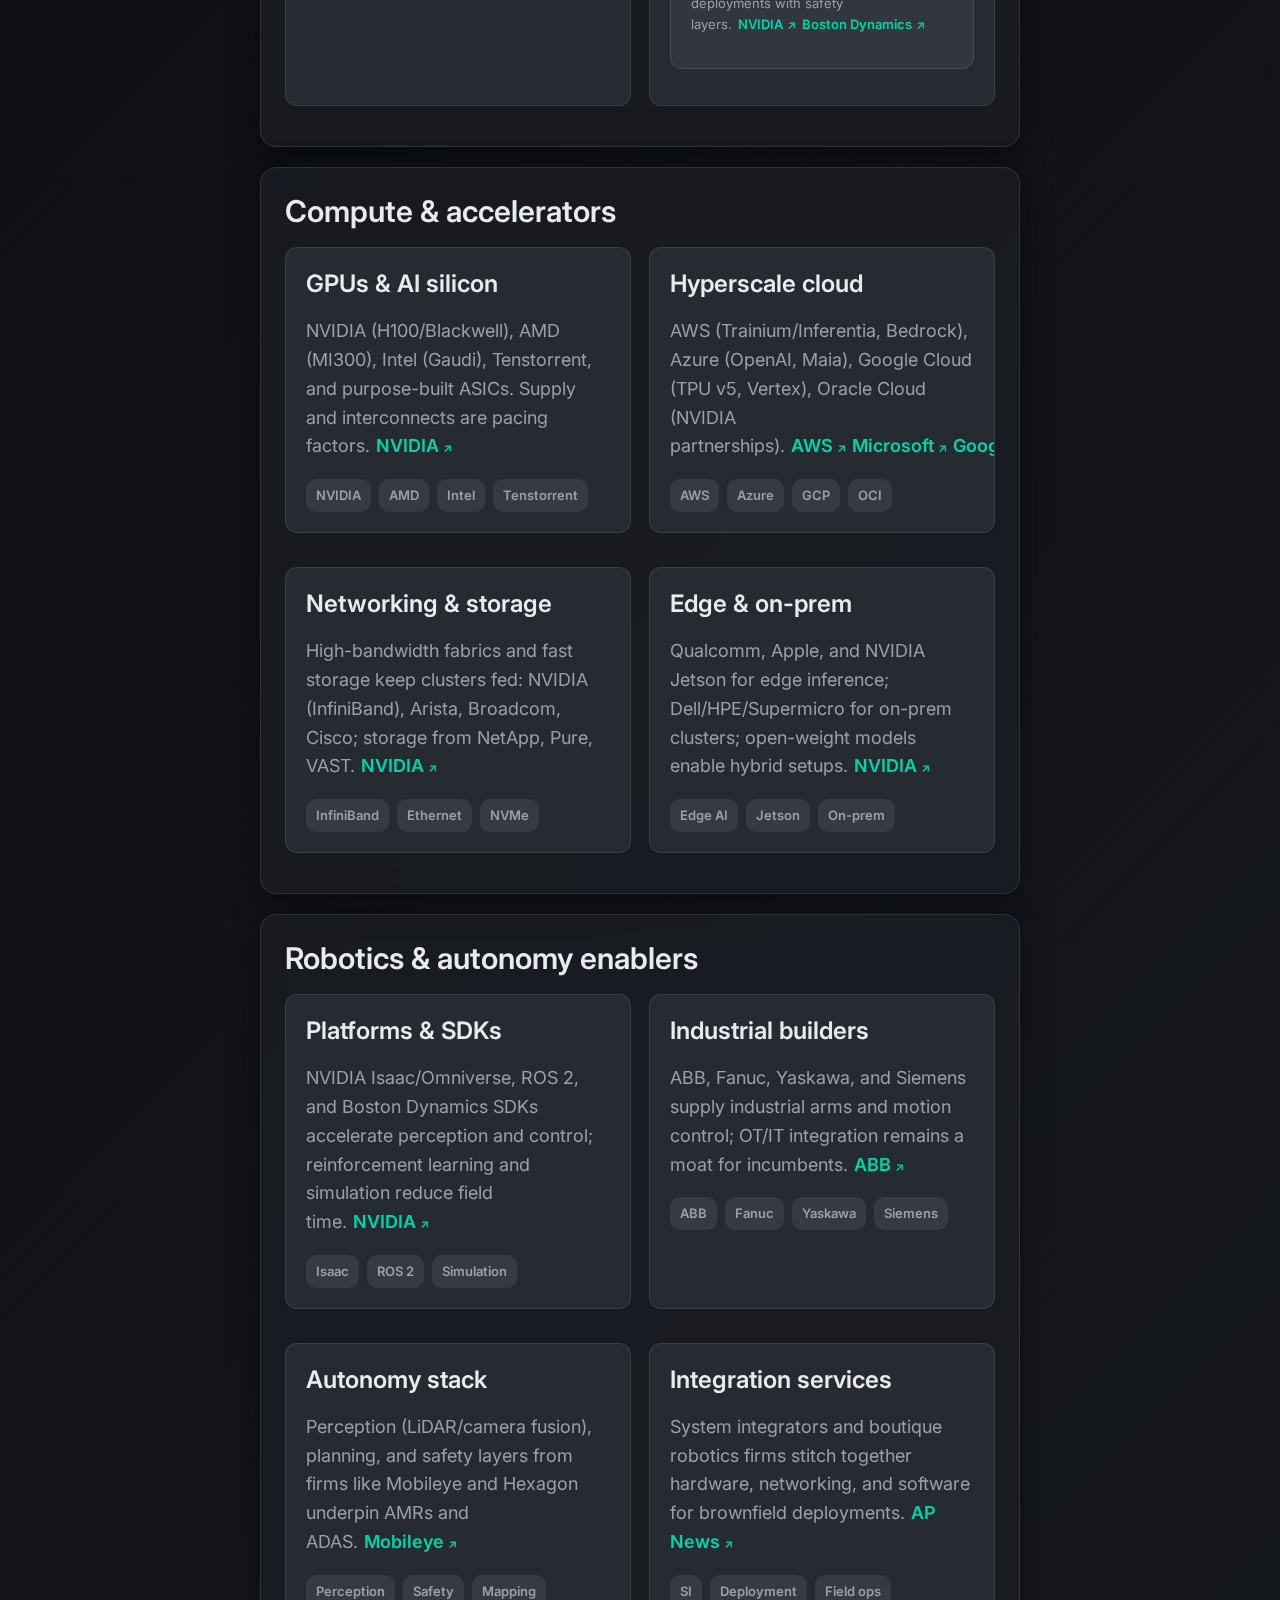
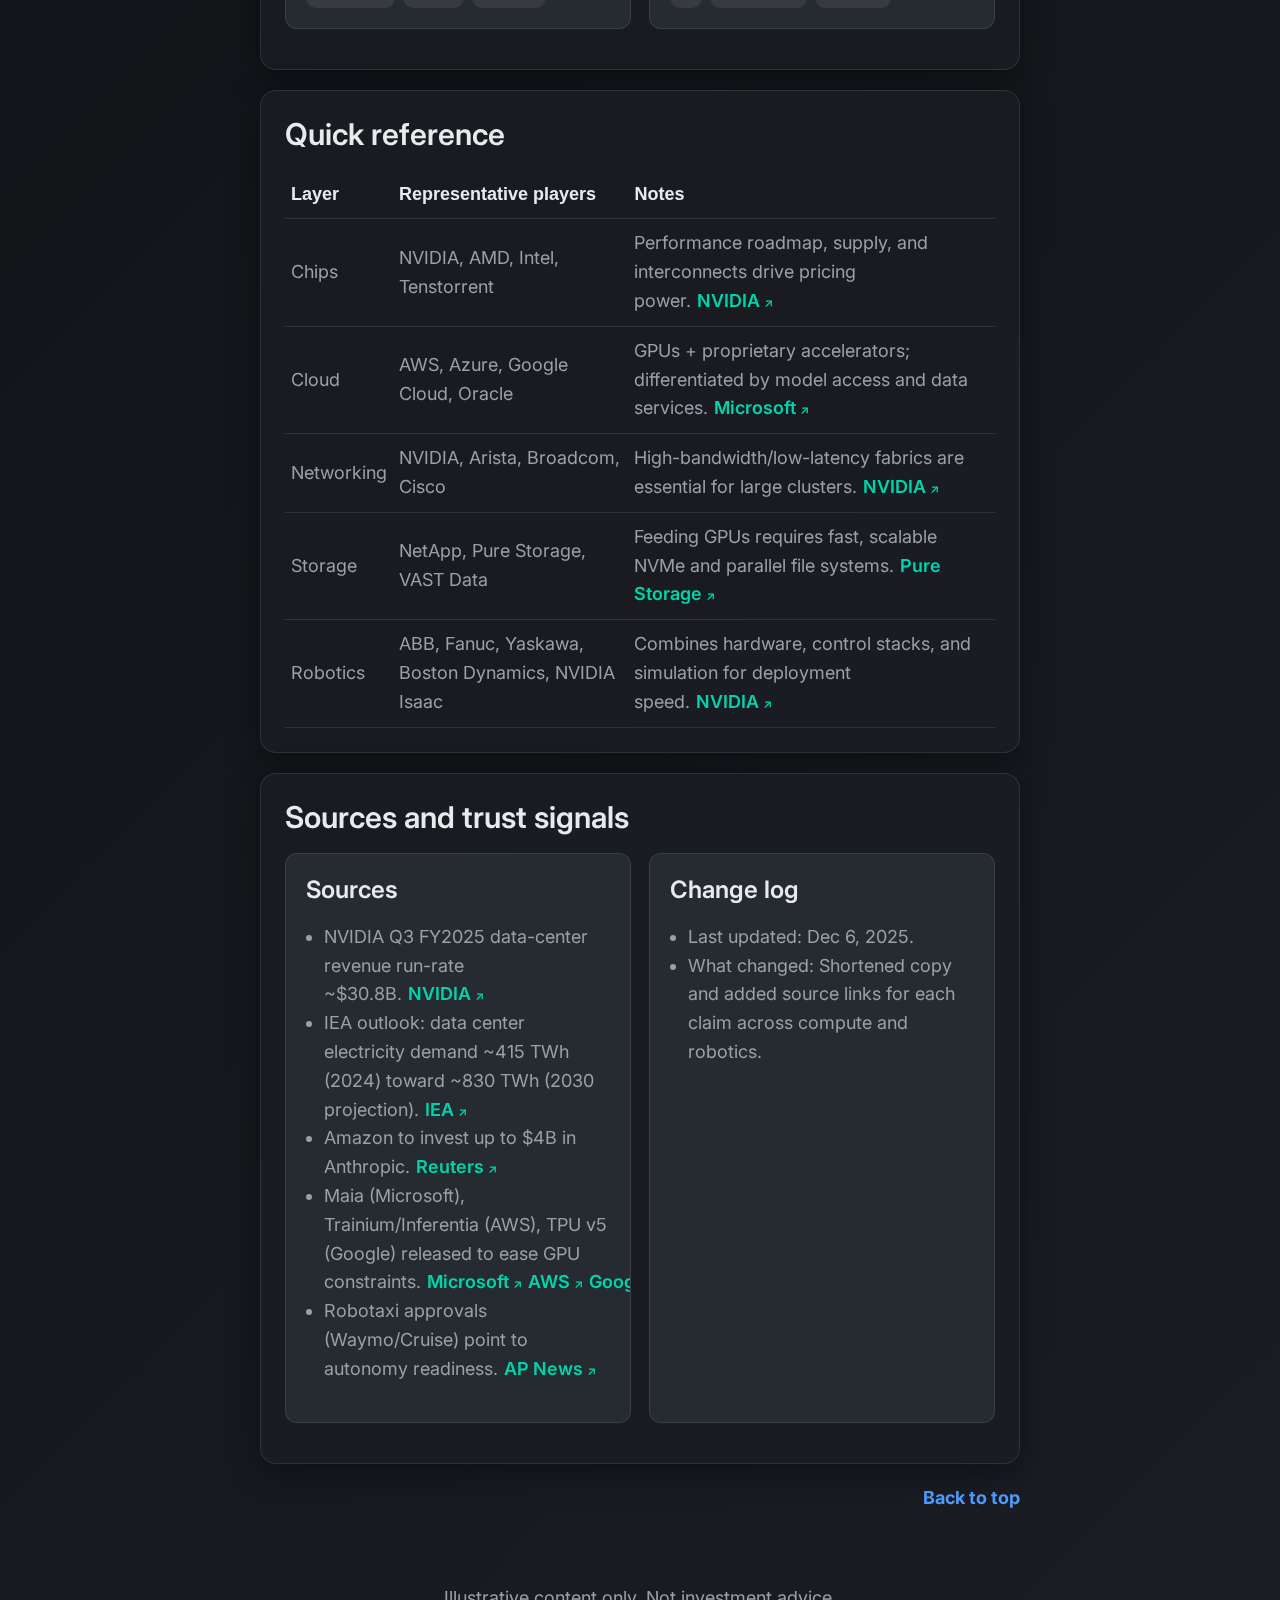
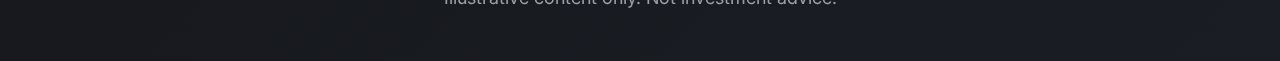
<file: infrastructure.html>
<!DOCTYPE html>
<html lang="en">
<head>
  <meta charset="UTF-8">
  <meta name="viewport" content="width=device-width, initial-scale=1.0">
  <title>AI Infrastructure | AI Landscape</title>
  <link rel="stylesheet" href="assets/css/styles.css">
</head>
<body>
  <header>
    <div class="nav">
      <div class="brand"><span class="dot"></span>AI Landscape</div>
      <div class="nav-links">
        <a href="index.html">Home</a>
        <a href="ai-overview.html">Model Leaders</a>
        <a href="infrastructure.html">Infrastructure</a>
        <a href="research-briefing.html">Research Briefing</a>
        <a href="research.html">Research Log</a>
      </div>
    </div>
  </header>

  <main class="container">
    <section class="hero" id="top">
      <div class="pill">AI &amp; robotics stack</div>
      <div class="meta-row">
        <h1>Who powers AI training, inference, and robots</h1>
        <span class="badge">Last updated: Dec 6, 2025</span>
      </div>
      <p>Each claim below links to a primary source so you can validate revenue, energy, and deployment signals.</p>
      <div class="jump-links">
        <a href="#snapshot">Summary</a>
        <a href="#compute">Compute</a>
        <a href="#robotics">Robotics</a>
        <a href="#reference">Quick reference</a>
        <a href="#sources">Sources</a>
        <a href="#change-log">Change log</a>
      </div>
    </section>

    <section id="snapshot">
      <div class="meta-row">
        <h2>Executive snapshot</h2>
        <div class="tag-row">
          <span class="tag">Capacity</span>
          <span class="tag">Networking</span>
          <span class="tag">Robotics</span>
        </div>
      </div>
      <div class="grid two">
        <div class="card">
          <h3>Quick summary</h3>
          <ul class="list">
            <li>NVIDIA data center revenue hit $30.8B run-rate in Q3 FY2025.<a class="source-link" href="https://nvidianews.nvidia.com/news/nvidia-announces-financial-results-for-third-quarter-fiscal-2025">NVIDIA</a></li>
            <li>IEA expects data-center electricity demand to roughly double by 2030.<a class="source-link" href="https://www.iea.org/energy-system/buildings/data-centres-and-data-transmission-networks">IEA</a></li>
            <li>AWS committed up to $4B to Anthropic to anchor model access on Bedrock.<a class="source-link" href="https://www.reuters.com/technology/amazon-invests-up-4-bln-anthropic-2023-09-25/">Reuters</a></li>
            <li>Microsoft (Maia) and Google (TPU v5) are shipping in-house accelerators.<a class="source-link" href="https://blogs.microsoft.com/blog/2023/11/15/introducing-azure-maia-and-azure-cobalt/">Microsoft</a><a class="source-link" href="https://blog.google/products/google-cloud/introducing-cloud-tpu-v5p/">Google</a></li>
            <li>Robotaxi approvals highlight autonomy momentum beyond labs.<a class="source-link" href="https://apnews.com/article/california-robotaxis-waymo-cruise-approval-3a5f5bf31a5d2cfba6ea24c31aac91c0">AP News</a></li>
          </ul>
        </div>
        <div class="card">
          <h3>Who leads and why</h3>
          <div class="compare-box">
            <div class="card">
              <h4>NVIDIA</h4>
              <p class="muted small-text">Dominant in training GPUs and InfiniBand networking; CUDA moat reinforced by record data-center revenue.<a class="source-link" href="https://nvidianews.nvidia.com/news/nvidia-announces-financial-results-for-third-quarter-fiscal-2025">NVIDIA</a></p>
            </div>
            <div class="card">
              <h4>AMD &amp; Intel</h4>
              <p class="muted small-text">MI300 and Gaudi lines push price/performance alternatives as GPU supply stays tight.<a class="source-link" href="https://community.intel.com/t5/Blogs/Products-and-Solutions/AI-Data-Center/Introducing-Intel-Gaudi-3-AI-Accelerator/post/1564919">Intel</a></p>
            </div>
            <div class="card">
              <h4>Hyperscalers</h4>
              <p class="muted small-text">AWS (Trainium), Azure (Maia), Google (TPU v5) pair custom silicon with premium model access.<a class="source-link" href="https://aws.amazon.com/machine-learning/trainium/">AWS</a><a class="source-link" href="https://blogs.microsoft.com/blog/2023/11/15/introducing-azure-maia-and-azure-cobalt/">Microsoft</a><a class="source-link" href="https://blog.google/products/google-cloud/introducing-cloud-tpu-v5p/">Google</a></p>
            </div>
            <div class="card">
              <h4>Robotics builders</h4>
              <p class="muted small-text">ABB, Fanuc, Boston Dynamics, NVIDIA Isaac + ROS 2 enable simulation-first deployments with safety layers.<a class="source-link" href="https://developer.nvidia.com/isaac-sim">NVIDIA</a><a class="source-link" href="https://bostondynamics.com/resources/">Boston Dynamics</a></p>
            </div>
          </div>
        </div>
      </div>
    </section>

    <section id="compute">
      <h2>Compute &amp; accelerators</h2>
      <div class="grid two">
        <div class="card">
          <h3>GPUs & AI silicon</h3>
          <p class="muted">NVIDIA (H100/Blackwell), AMD (MI300), Intel (Gaudi), Tenstorrent, and purpose-built ASICs. Supply and interconnects are pacing factors.<a class="source-link" href="https://nvidianews.nvidia.com/news/nvidia-announces-financial-results-for-third-quarter-fiscal-2025">NVIDIA</a></p>
          <div class="tag-row"><span class="tag">NVIDIA</span><span class="tag">AMD</span><span class="tag">Intel</span><span class="tag">Tenstorrent</span></div>
        </div>
        <div class="card">
          <h3>Hyperscale cloud</h3>
          <p class="muted">AWS (Trainium/Inferentia, Bedrock), Azure (OpenAI, Maia), Google Cloud (TPU v5, Vertex), Oracle Cloud (NVIDIA partnerships).<a class="source-link" href="https://aws.amazon.com/machine-learning/trainium/">AWS</a><a class="source-link" href="https://blogs.microsoft.com/blog/2023/11/15/introducing-azure-maia-and-azure-cobalt/">Microsoft</a><a class="source-link" href="https://blog.google/products/google-cloud/introducing-cloud-tpu-v5p/">Google</a></p>
          <div class="tag-row"><span class="tag">AWS</span><span class="tag">Azure</span><span class="tag">GCP</span><span class="tag">OCI</span></div>
        </div>
        <div class="card">
          <h3>Networking & storage</h3>
          <p class="muted">High-bandwidth fabrics and fast storage keep clusters fed: NVIDIA (InfiniBand), Arista, Broadcom, Cisco; storage from NetApp, Pure, VAST.<a class="source-link" href="https://www.nvidia.com/en-us/networking/">NVIDIA</a></p>
          <div class="tag-row"><span class="tag">InfiniBand</span><span class="tag">Ethernet</span><span class="tag">NVMe</span></div>
        </div>
        <div class="card">
          <h3>Edge & on-prem</h3>
          <p class="muted">Qualcomm, Apple, and NVIDIA Jetson for edge inference; Dell/HPE/Supermicro for on-prem clusters; open-weight models enable hybrid setups.<a class="source-link" href="https://www.nvidia.com/en-us/autonomous-machines/embedded-systems/jetson/">NVIDIA</a></p>
          <div class="tag-row"><span class="tag">Edge AI</span><span class="tag">Jetson</span><span class="tag">On-prem</span></div>
        </div>
      </div>
    </section>

    <section id="robotics">
      <h2>Robotics &amp; autonomy enablers</h2>
      <div class="grid two">
        <div class="card">
          <h3>Platforms & SDKs</h3>
          <p class="muted">NVIDIA Isaac/Omniverse, ROS 2, and Boston Dynamics SDKs accelerate perception and control; reinforcement learning and simulation reduce field time.<a class="source-link" href="https://developer.nvidia.com/isaac-sim">NVIDIA</a></p>
          <div class="tag-row"><span class="tag">Isaac</span><span class="tag">ROS 2</span><span class="tag">Simulation</span></div>
        </div>
        <div class="card">
          <h3>Industrial builders</h3>
          <p class="muted">ABB, Fanuc, Yaskawa, and Siemens supply industrial arms and motion control; OT/IT integration remains a moat for incumbents.<a class="source-link" href="https://new.abb.com/products/robotics">ABB</a></p>
          <div class="tag-row"><span class="tag">ABB</span><span class="tag">Fanuc</span><span class="tag">Yaskawa</span><span class="tag">Siemens</span></div>
        </div>
        <div class="card">
          <h3>Autonomy stack</h3>
          <p class="muted">Perception (LiDAR/camera fusion), planning, and safety layers from firms like Mobileye and Hexagon underpin AMRs and ADAS.<a class="source-link" href="https://ir.mobileye.com/news-releases/news-release-details/mobileye-and-volkswagen-group-expand-collaboration">Mobileye</a></p>
          <div class="tag-row"><span class="tag">Perception</span><span class="tag">Safety</span><span class="tag">Mapping</span></div>
        </div>
        <div class="card">
          <h3>Integration services</h3>
          <p class="muted">System integrators and boutique robotics firms stitch together hardware, networking, and software for brownfield deployments.<a class="source-link" href="https://apnews.com/article/california-robotaxis-waymo-cruise-approval-3a5f5bf31a5d2cfba6ea24c31aac91c0">AP News</a></p>
          <div class="tag-row"><span class="tag">SI</span><span class="tag">Deployment</span><span class="tag">Field ops</span></div>
        </div>
      </div>
    </section>

    <section id="reference">
      <h2>Quick reference</h2>
      <table class="table">
        <thead>
          <tr>
            <th>Layer</th>
            <th>Representative players</th>
            <th>Notes</th>
          </tr>
        </thead>
        <tbody>
          <tr>
            <td>Chips</td>
            <td>NVIDIA, AMD, Intel, Tenstorrent</td>
            <td>Performance roadmap, supply, and interconnects drive pricing power.<a class="source-link" href="https://nvidianews.nvidia.com/news/nvidia-announces-financial-results-for-third-quarter-fiscal-2025">NVIDIA</a></td>
          </tr>
          <tr>
            <td>Cloud</td>
            <td>AWS, Azure, Google Cloud, Oracle</td>
            <td>GPUs + proprietary accelerators; differentiated by model access and data services.<a class="source-link" href="https://blogs.microsoft.com/blog/2023/11/15/introducing-azure-maia-and-azure-cobalt/">Microsoft</a></td>
          </tr>
          <tr>
            <td>Networking</td>
            <td>NVIDIA, Arista, Broadcom, Cisco</td>
            <td>High-bandwidth/low-latency fabrics are essential for large clusters.<a class="source-link" href="https://www.nvidia.com/en-us/networking/">NVIDIA</a></td>
          </tr>
          <tr>
            <td>Storage</td>
            <td>NetApp, Pure Storage, VAST Data</td>
            <td>Feeding GPUs requires fast, scalable NVMe and parallel file systems.<a class="source-link" href="https://www.purestorage.com/solutions/ai.html">Pure Storage</a></td>
          </tr>
          <tr>
            <td>Robotics</td>
            <td>ABB, Fanuc, Yaskawa, Boston Dynamics, NVIDIA Isaac</td>
            <td>Combines hardware, control stacks, and simulation for deployment speed.<a class="source-link" href="https://developer.nvidia.com/isaac-sim">NVIDIA</a></td>
          </tr>
        </tbody>
      </table>
    </section>

    <section id="sources">
      <h2>Sources and trust signals</h2>
      <div class="grid two">
        <div class="card">
          <h3>Sources</h3>
          <ul class="list">
            <li>NVIDIA Q3 FY2025 data-center revenue run-rate ~$30.8B.<a class="source-link" href="https://nvidianews.nvidia.com/news/nvidia-announces-financial-results-for-third-quarter-fiscal-2025">NVIDIA</a></li>
            <li>IEA outlook: data center electricity demand ~415 TWh (2024) toward ~830 TWh (2030 projection).<a class="source-link" href="https://www.iea.org/energy-system/buildings/data-centres-and-data-transmission-networks">IEA</a></li>
            <li>Amazon to invest up to $4B in Anthropic.<a class="source-link" href="https://www.reuters.com/technology/amazon-invests-up-4-bln-anthropic-2023-09-25/">Reuters</a></li>
            <li>Maia (Microsoft), Trainium/Inferentia (AWS), TPU v5 (Google) released to ease GPU constraints.<a class="source-link" href="https://blogs.microsoft.com/blog/2023/11/15/introducing-azure-maia-and-azure-cobalt/">Microsoft</a><a class="source-link" href="https://aws.amazon.com/machine-learning/trainium/">AWS</a><a class="source-link" href="https://blog.google/products/google-cloud/introducing-cloud-tpu-v5p/">Google</a></li>
            <li>Robotaxi approvals (Waymo/Cruise) point to autonomy readiness.<a class="source-link" href="https://apnews.com/article/california-robotaxis-waymo-cruise-approval-3a5f5bf31a5d2cfba6ea24c31aac91c0">AP News</a></li>
          </ul>
        </div>
        <div class="card" id="change-log">
          <h3>Change log</h3>
          <ul class="list">
            <li>Last updated: Dec 6, 2025.</li>
            <li>What changed: Shortened copy and added source links for each claim across compute and robotics.</li>
          </ul>
        </div>
      </div>
    </section>

    <div class="back-to-top">
      <a href="#top">Back to top</a>
    </div>
  </main>

  <footer>
    Illustrative content only. Not investment advice.
  </footer>
</body>
</html>
</file>
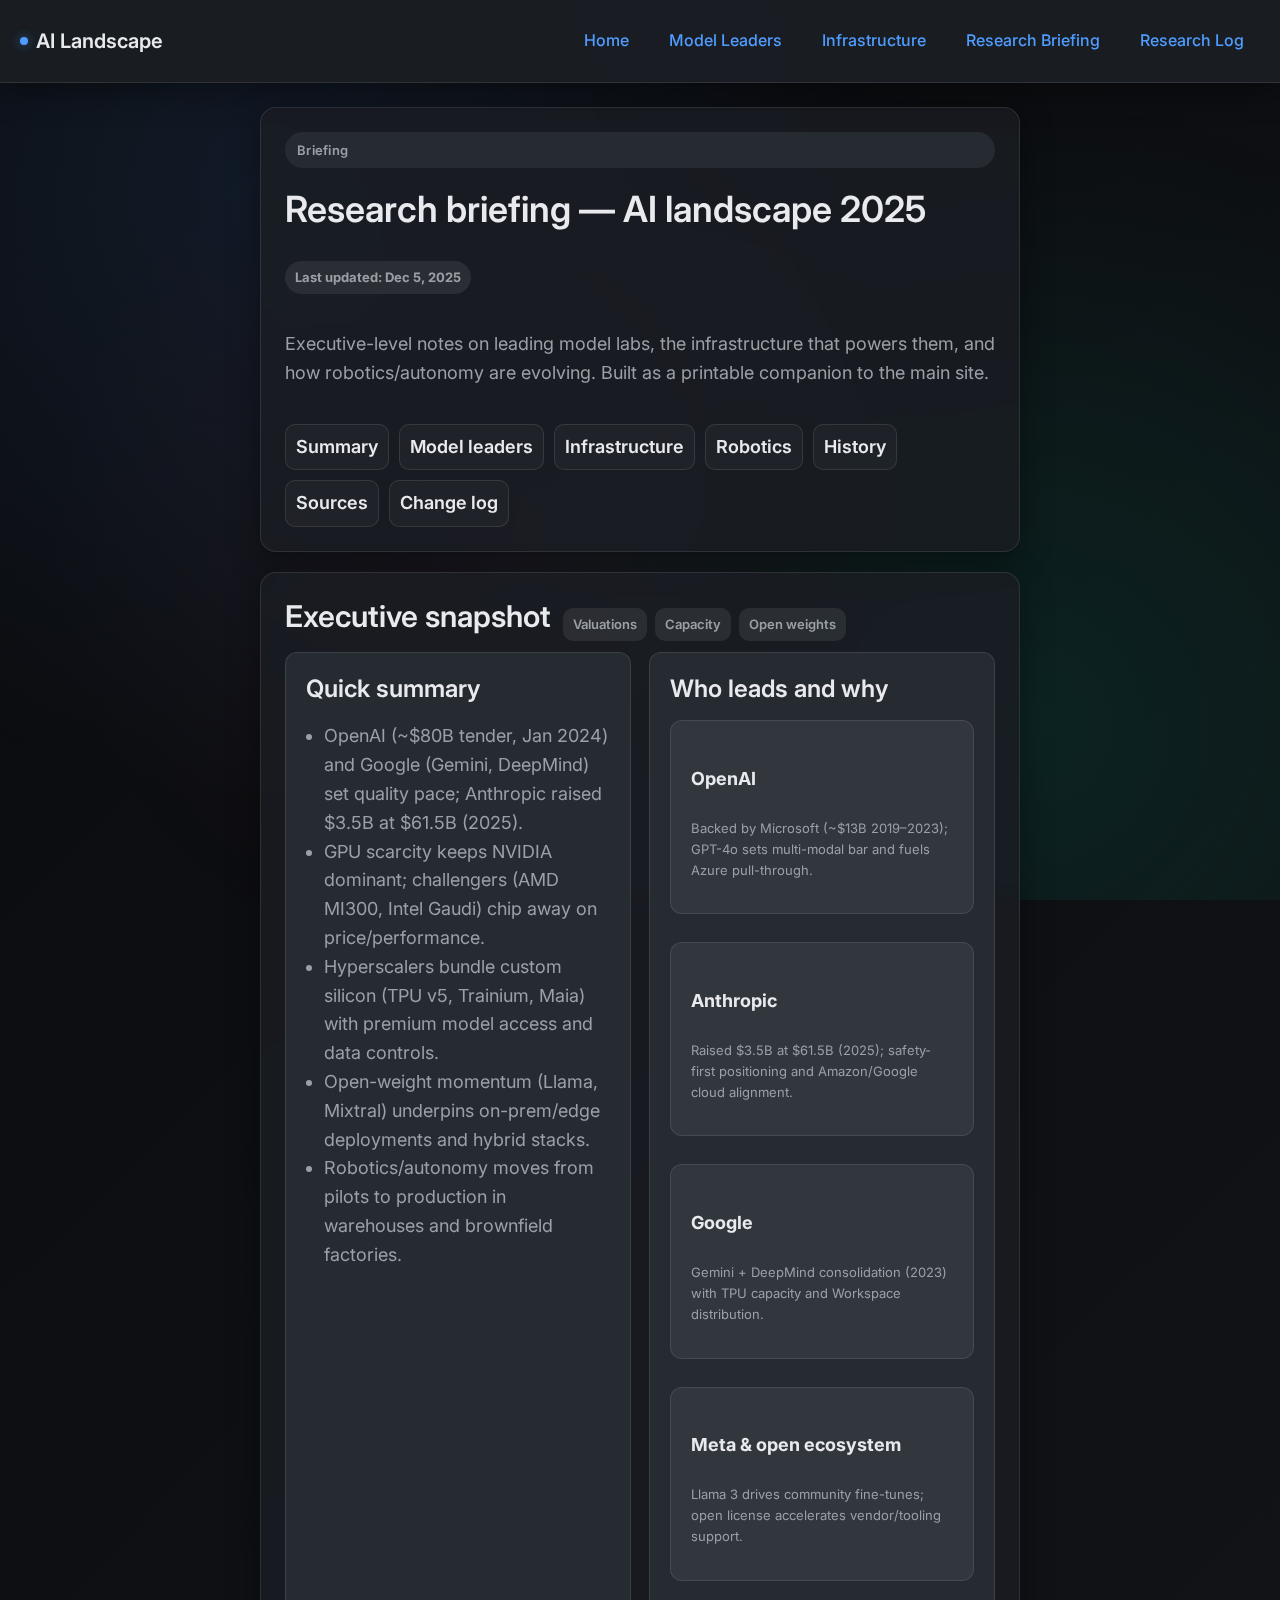
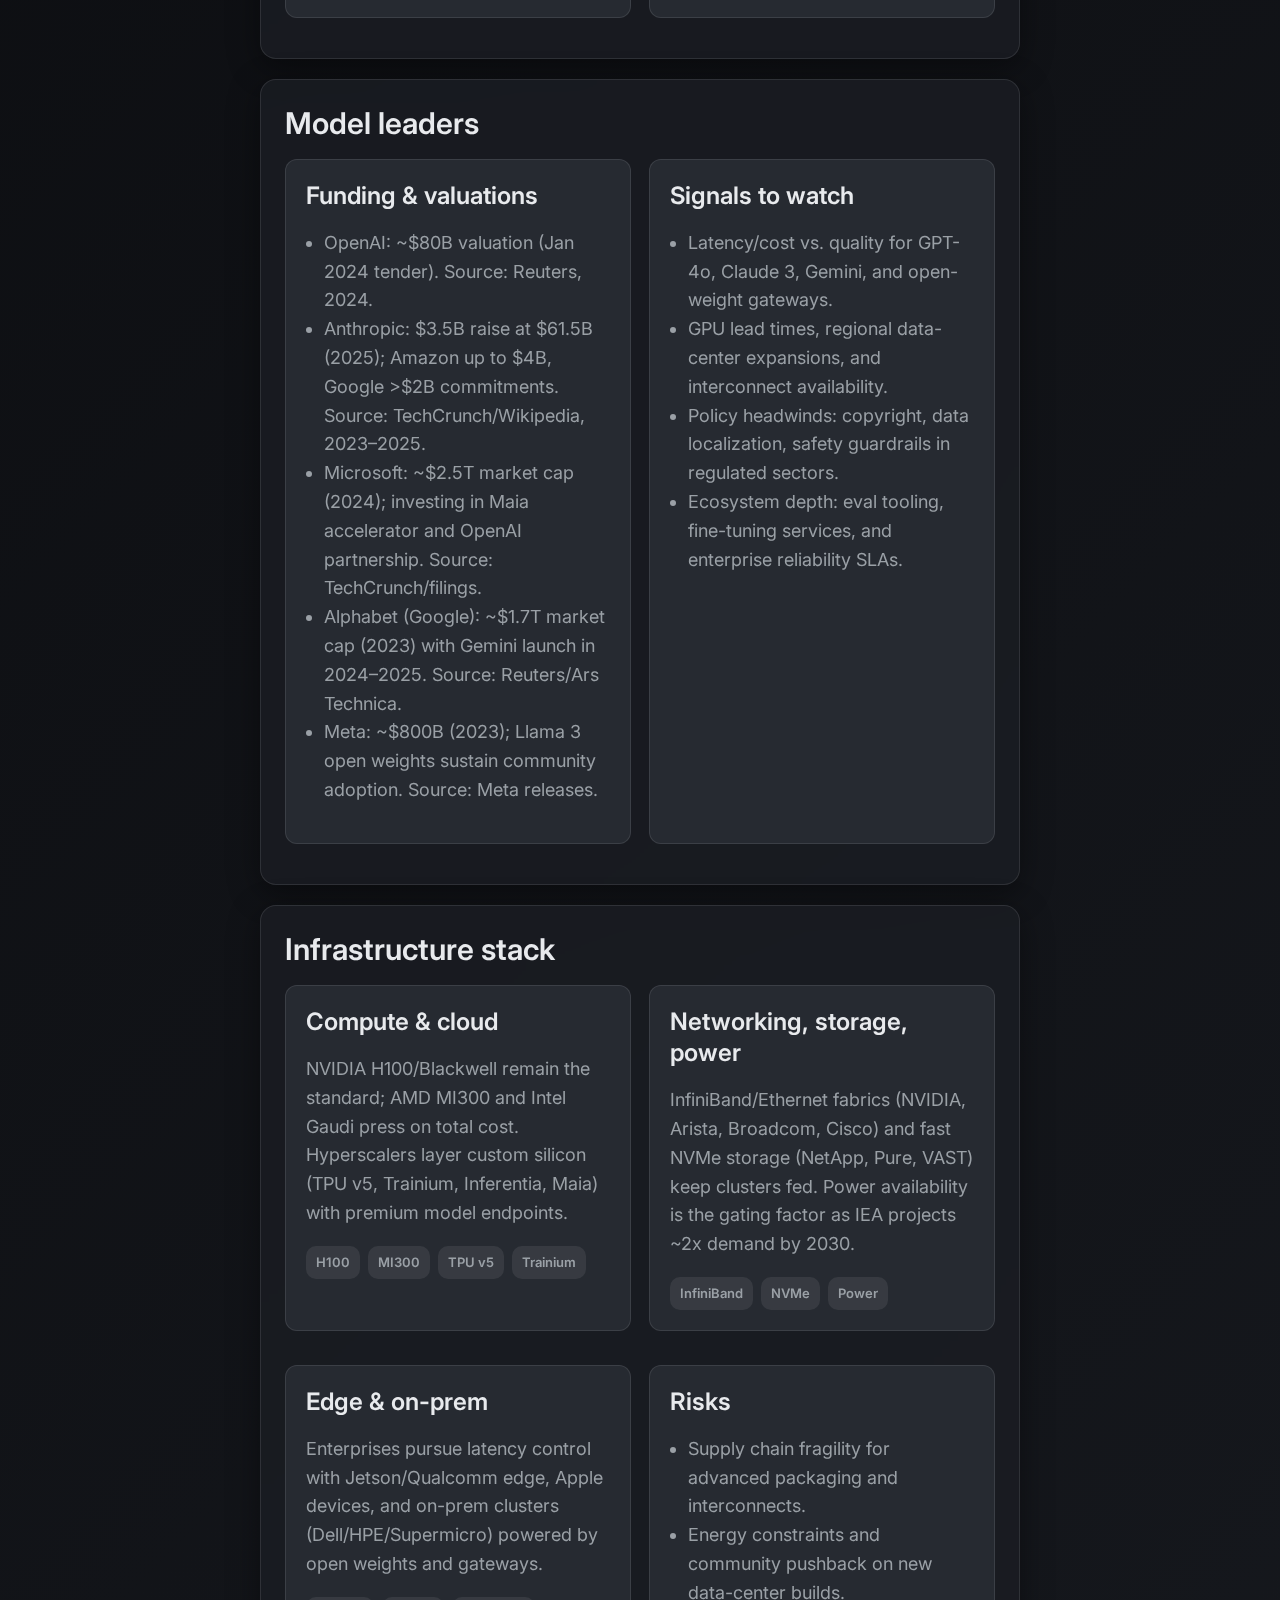
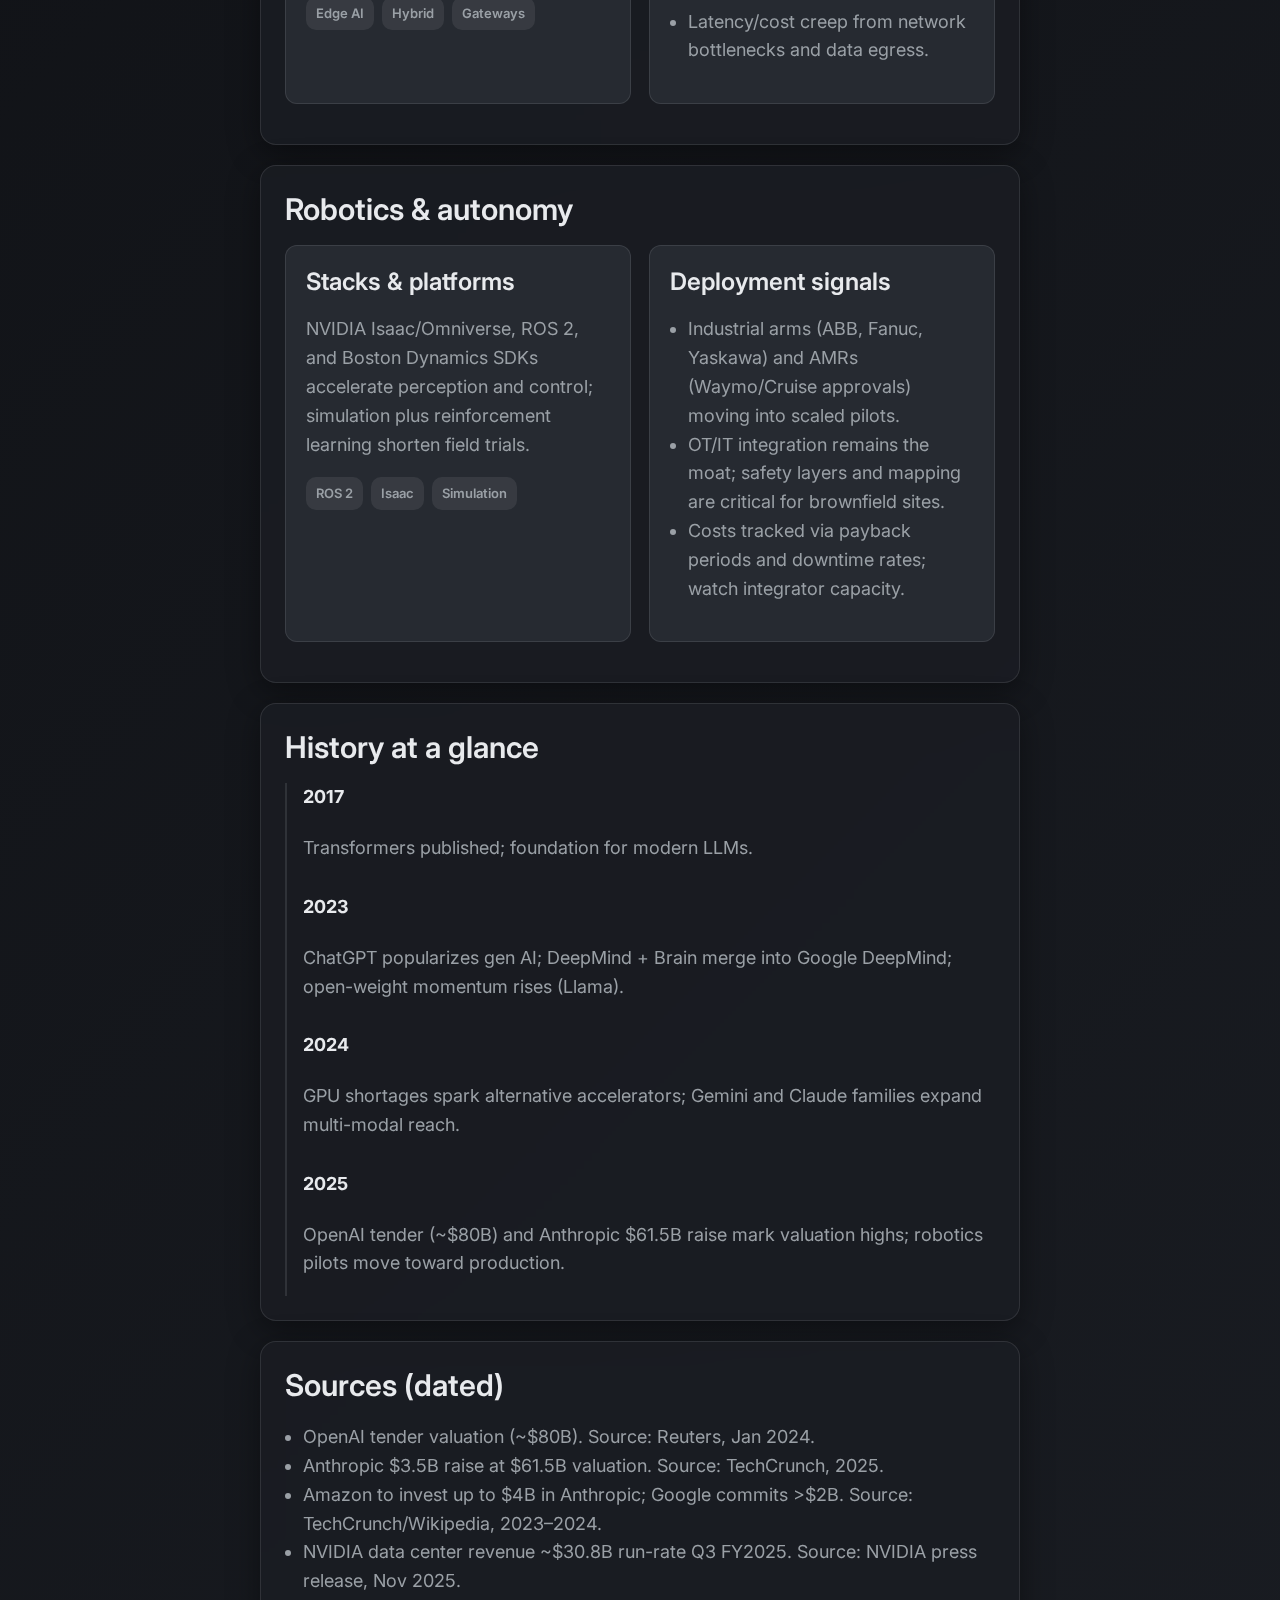
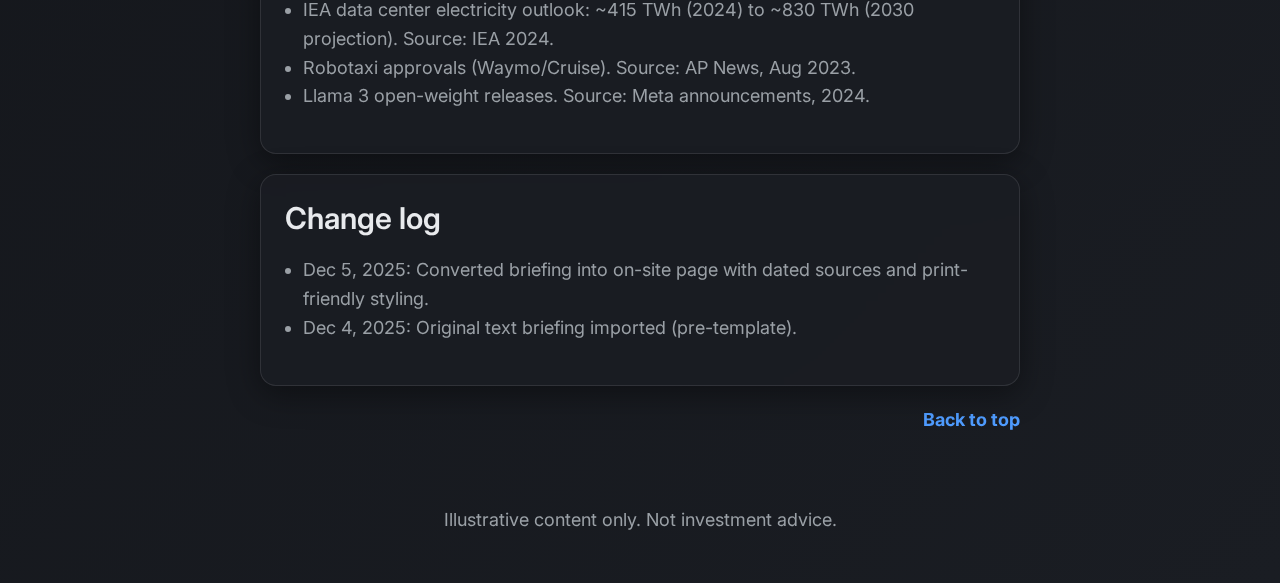
<file: research-briefing.html>
<!DOCTYPE html>
<html lang="en">
<head>
  <meta charset="UTF-8">
  <meta name="viewport" content="width=device-width, initial-scale=1.0">
  <title>Research Briefing | AI Landscape</title>
  <link rel="stylesheet" href="assets/css/styles.css">
</head>
<body>
  <header>
    <div class="nav">
      <div class="brand"><span class="dot"></span>AI Landscape</div>
      <div class="nav-links">
        <a href="index.html">Home</a>
        <a href="ai-overview.html">Model Leaders</a>
        <a href="infrastructure.html">Infrastructure</a>
        <a href="research-briefing.html">Research Briefing</a>
        <a href="research.html">Research Log</a>
      </div>
    </div>
  </header>

  <main class="container">
    <section class="hero" id="top">
      <div class="pill">Briefing</div>
      <div class="meta-row">
        <h1>Research briefing — AI landscape 2025</h1>
        <span class="badge">Last updated: Dec 5, 2025</span>
      </div>
      <p>Executive-level notes on leading model labs, the infrastructure that powers them, and how robotics/autonomy are evolving. Built as a printable companion to the main site.</p>
      <div class="jump-links">
        <a href="#snapshot">Summary</a>
        <a href="#leaders">Model leaders</a>
        <a href="#infrastructure">Infrastructure</a>
        <a href="#robotics">Robotics</a>
        <a href="#history">History</a>
        <a href="#sources">Sources</a>
        <a href="#change-log">Change log</a>
      </div>
    </section>

    <section id="snapshot">
      <div class="meta-row">
        <h2>Executive snapshot</h2>
        <div class="tag-row">
          <span class="tag">Valuations</span>
          <span class="tag">Capacity</span>
          <span class="tag">Open weights</span>
        </div>
      </div>
      <div class="grid two">
        <div class="card">
          <h3>Quick summary</h3>
          <ul class="list">
            <li>OpenAI (~$80B tender, Jan 2024) and Google (Gemini, DeepMind) set quality pace; Anthropic raised $3.5B at $61.5B (2025).</li>
            <li>GPU scarcity keeps NVIDIA dominant; challengers (AMD MI300, Intel Gaudi) chip away on price/performance.</li>
            <li>Hyperscalers bundle custom silicon (TPU v5, Trainium, Maia) with premium model access and data controls.</li>
            <li>Open-weight momentum (Llama, Mixtral) underpins on-prem/edge deployments and hybrid stacks.</li>
            <li>Robotics/autonomy moves from pilots to production in warehouses and brownfield factories.</li>
          </ul>
        </div>
        <div class="card">
          <h3>Who leads and why</h3>
          <div class="compare-box">
            <div class="card">
              <h4>OpenAI</h4>
              <p class="muted small-text">Backed by Microsoft (~$13B 2019–2023); GPT-4o sets multi-modal bar and fuels Azure pull-through.</p>
            </div>
            <div class="card">
              <h4>Anthropic</h4>
              <p class="muted small-text">Raised $3.5B at $61.5B (2025); safety-first positioning and Amazon/Google cloud alignment.</p>
            </div>
            <div class="card">
              <h4>Google</h4>
              <p class="muted small-text">Gemini + DeepMind consolidation (2023) with TPU capacity and Workspace distribution.</p>
            </div>
            <div class="card">
              <h4>Meta &amp; open ecosystem</h4>
              <p class="muted small-text">Llama 3 drives community fine-tunes; open license accelerates vendor/tooling support.</p>
            </div>
          </div>
        </div>
      </div>
    </section>

    <section id="leaders">
      <h2>Model leaders</h2>
      <div class="grid two">
        <div class="card">
          <h3>Funding & valuations</h3>
          <ul class="list">
            <li>OpenAI: ~$80B valuation (Jan 2024 tender). Source: Reuters, 2024.</li>
            <li>Anthropic: $3.5B raise at $61.5B (2025); Amazon up to $4B, Google >$2B commitments. Source: TechCrunch/Wikipedia, 2023–2025.</li>
            <li>Microsoft: ~$2.5T market cap (2024); investing in Maia accelerator and OpenAI partnership. Source: TechCrunch/filings.</li>
            <li>Alphabet (Google): ~$1.7T market cap (2023) with Gemini launch in 2024–2025. Source: Reuters/Ars Technica.</li>
            <li>Meta: ~$800B (2023); Llama 3 open weights sustain community adoption. Source: Meta releases.</li>
          </ul>
        </div>
        <div class="card">
          <h3>Signals to watch</h3>
          <ul class="list">
            <li>Latency/cost vs. quality for GPT-4o, Claude 3, Gemini, and open-weight gateways.</li>
            <li>GPU lead times, regional data-center expansions, and interconnect availability.</li>
            <li>Policy headwinds: copyright, data localization, safety guardrails in regulated sectors.</li>
            <li>Ecosystem depth: eval tooling, fine-tuning services, and enterprise reliability SLAs.</li>
          </ul>
        </div>
      </div>
    </section>

    <section id="infrastructure">
      <h2>Infrastructure stack</h2>
      <div class="grid two">
        <div class="card">
          <h3>Compute & cloud</h3>
          <p class="muted">NVIDIA H100/Blackwell remain the standard; AMD MI300 and Intel Gaudi press on total cost. Hyperscalers layer custom silicon (TPU v5, Trainium, Inferentia, Maia) with premium model endpoints.</p>
          <div class="tag-row"><span class="tag">H100</span><span class="tag">MI300</span><span class="tag">TPU v5</span><span class="tag">Trainium</span></div>
        </div>
        <div class="card">
          <h3>Networking, storage, power</h3>
          <p class="muted">InfiniBand/Ethernet fabrics (NVIDIA, Arista, Broadcom, Cisco) and fast NVMe storage (NetApp, Pure, VAST) keep clusters fed. Power availability is the gating factor as IEA projects ~2x demand by 2030.</p>
          <div class="tag-row"><span class="tag">InfiniBand</span><span class="tag">NVMe</span><span class="tag">Power</span></div>
        </div>
        <div class="card">
          <h3>Edge & on-prem</h3>
          <p class="muted">Enterprises pursue latency control with Jetson/Qualcomm edge, Apple devices, and on-prem clusters (Dell/HPE/Supermicro) powered by open weights and gateways.</p>
          <div class="tag-row"><span class="tag">Edge AI</span><span class="tag">Hybrid</span><span class="tag">Gateways</span></div>
        </div>
        <div class="card">
          <h3>Risks</h3>
          <ul class="list">
            <li>Supply chain fragility for advanced packaging and interconnects.</li>
            <li>Energy constraints and community pushback on new data-center builds.</li>
            <li>Latency/cost creep from network bottlenecks and data egress.</li>
          </ul>
        </div>
      </div>
    </section>

    <section id="robotics">
      <h2>Robotics & autonomy</h2>
      <div class="grid two">
        <div class="card">
          <h3>Stacks & platforms</h3>
          <p class="muted">NVIDIA Isaac/Omniverse, ROS 2, and Boston Dynamics SDKs accelerate perception and control; simulation plus reinforcement learning shorten field trials.</p>
          <div class="tag-row"><span class="tag">ROS 2</span><span class="tag">Isaac</span><span class="tag">Simulation</span></div>
        </div>
        <div class="card">
          <h3>Deployment signals</h3>
          <ul class="list">
            <li>Industrial arms (ABB, Fanuc, Yaskawa) and AMRs (Waymo/Cruise approvals) moving into scaled pilots.</li>
            <li>OT/IT integration remains the moat; safety layers and mapping are critical for brownfield sites.</li>
            <li>Costs tracked via payback periods and downtime rates; watch integrator capacity.</li>
          </ul>
        </div>
      </div>
    </section>

    <section id="history">
      <h2>History at a glance</h2>
      <div class="timeline">
        <div class="timeline-row">
          <div class="timeline-year">2017</div>
          <p class="muted">Transformers published; foundation for modern LLMs.</p>
        </div>
        <div class="timeline-row">
          <div class="timeline-year">2023</div>
          <p class="muted">ChatGPT popularizes gen AI; DeepMind + Brain merge into Google DeepMind; open-weight momentum rises (Llama).</p>
        </div>
        <div class="timeline-row">
          <div class="timeline-year">2024</div>
          <p class="muted">GPU shortages spark alternative accelerators; Gemini and Claude families expand multi-modal reach.</p>
        </div>
        <div class="timeline-row">
          <div class="timeline-year">2025</div>
          <p class="muted">OpenAI tender (~$80B) and Anthropic $61.5B raise mark valuation highs; robotics pilots move toward production.</p>
        </div>
      </div>
    </section>

    <section id="sources">
      <h2>Sources (dated)</h2>
      <ul class="list">
        <li>OpenAI tender valuation (~$80B). Source: Reuters, Jan 2024.</li>
        <li>Anthropic $3.5B raise at $61.5B valuation. Source: TechCrunch, 2025.</li>
        <li>Amazon to invest up to $4B in Anthropic; Google commits >$2B. Source: TechCrunch/Wikipedia, 2023–2024.</li>
        <li>NVIDIA data center revenue ~$30.8B run-rate Q3 FY2025. Source: NVIDIA press release, Nov 2025.</li>
        <li>IEA data center electricity outlook: ~415 TWh (2024) to ~830 TWh (2030 projection). Source: IEA 2024.</li>
        <li>Robotaxi approvals (Waymo/Cruise). Source: AP News, Aug 2023.</li>
        <li>Llama 3 open-weight releases. Source: Meta announcements, 2024.</li>
      </ul>
    </section>

    <section id="change-log">
      <h2>Change log</h2>
      <ul class="list">
        <li>Dec 5, 2025: Converted briefing into on-site page with dated sources and print-friendly styling.</li>
        <li>Dec 4, 2025: Original text briefing imported (pre-template).</li>
      </ul>
    </section>

    <div class="back-to-top">
      <a href="#top">Back to top</a>
    </div>
  </main>

  <footer>
    Illustrative content only. Not investment advice.
  </footer>
</body>
</html>
</file>
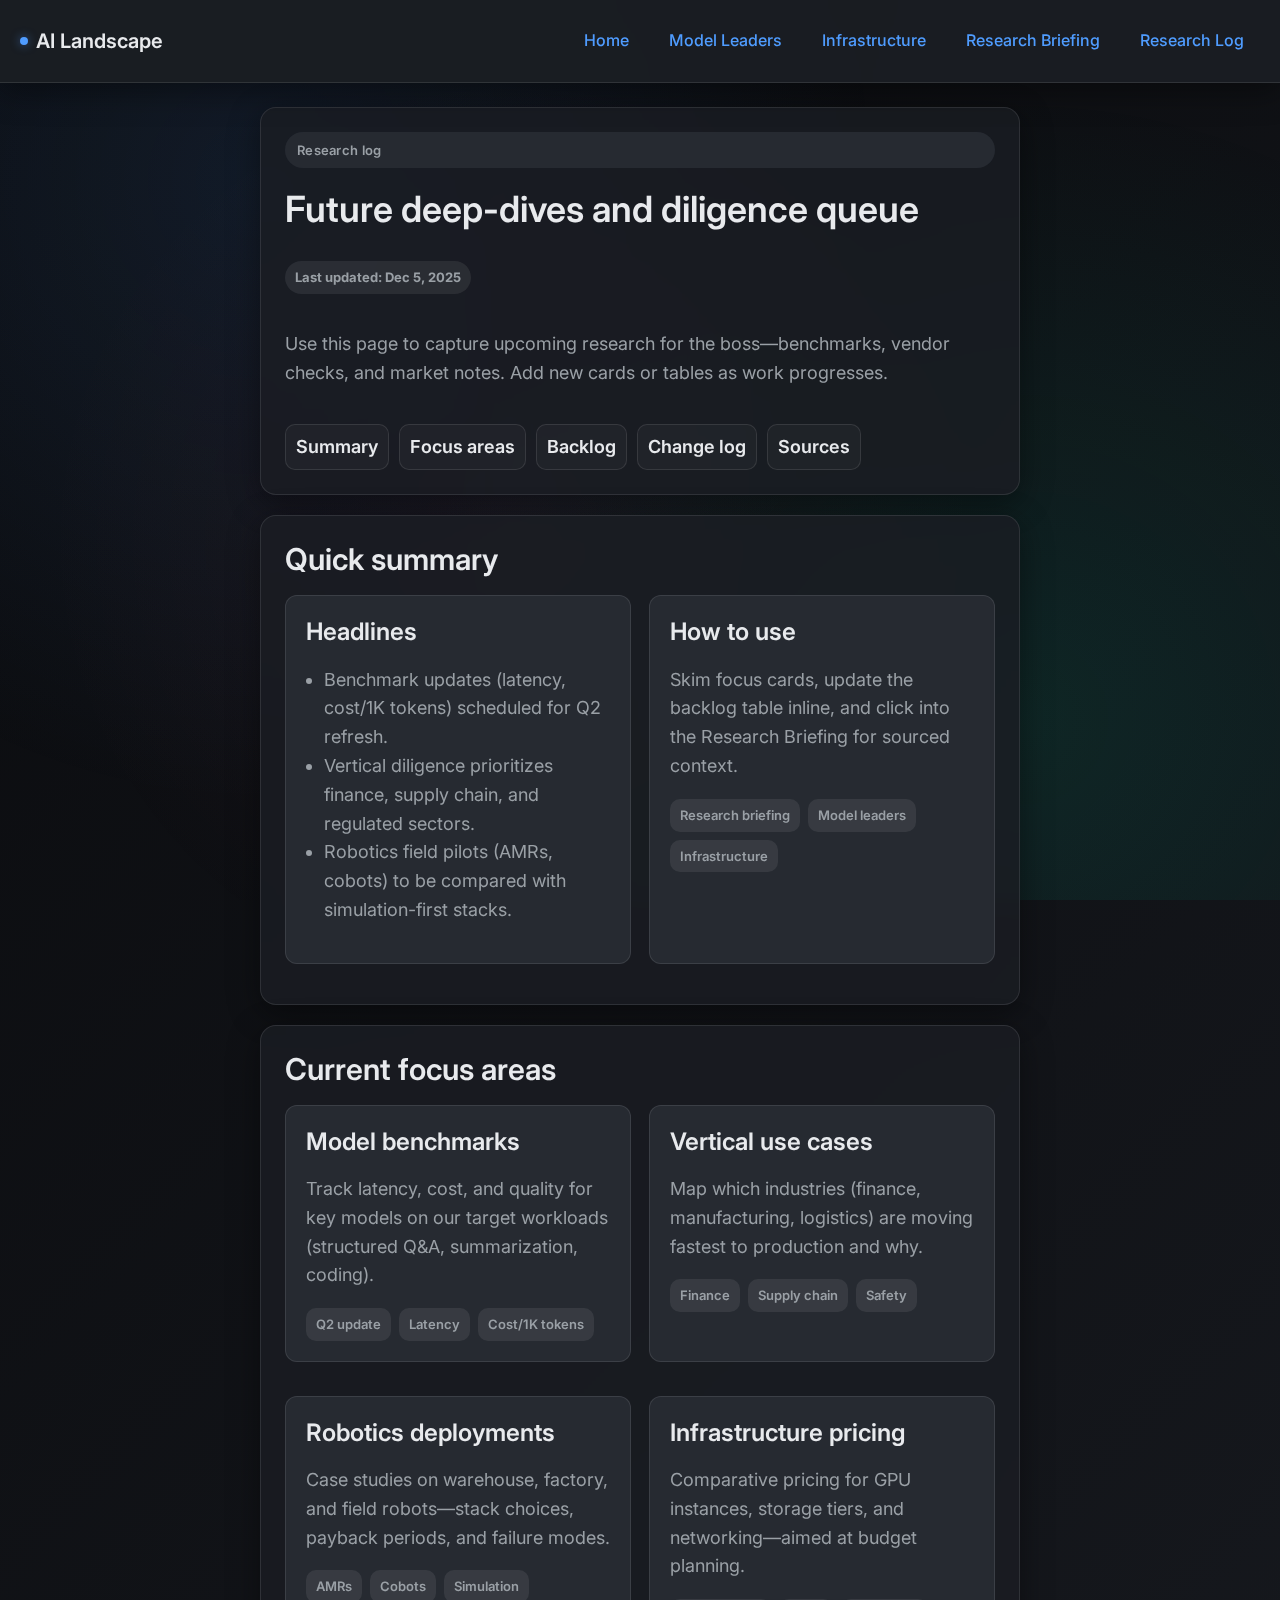
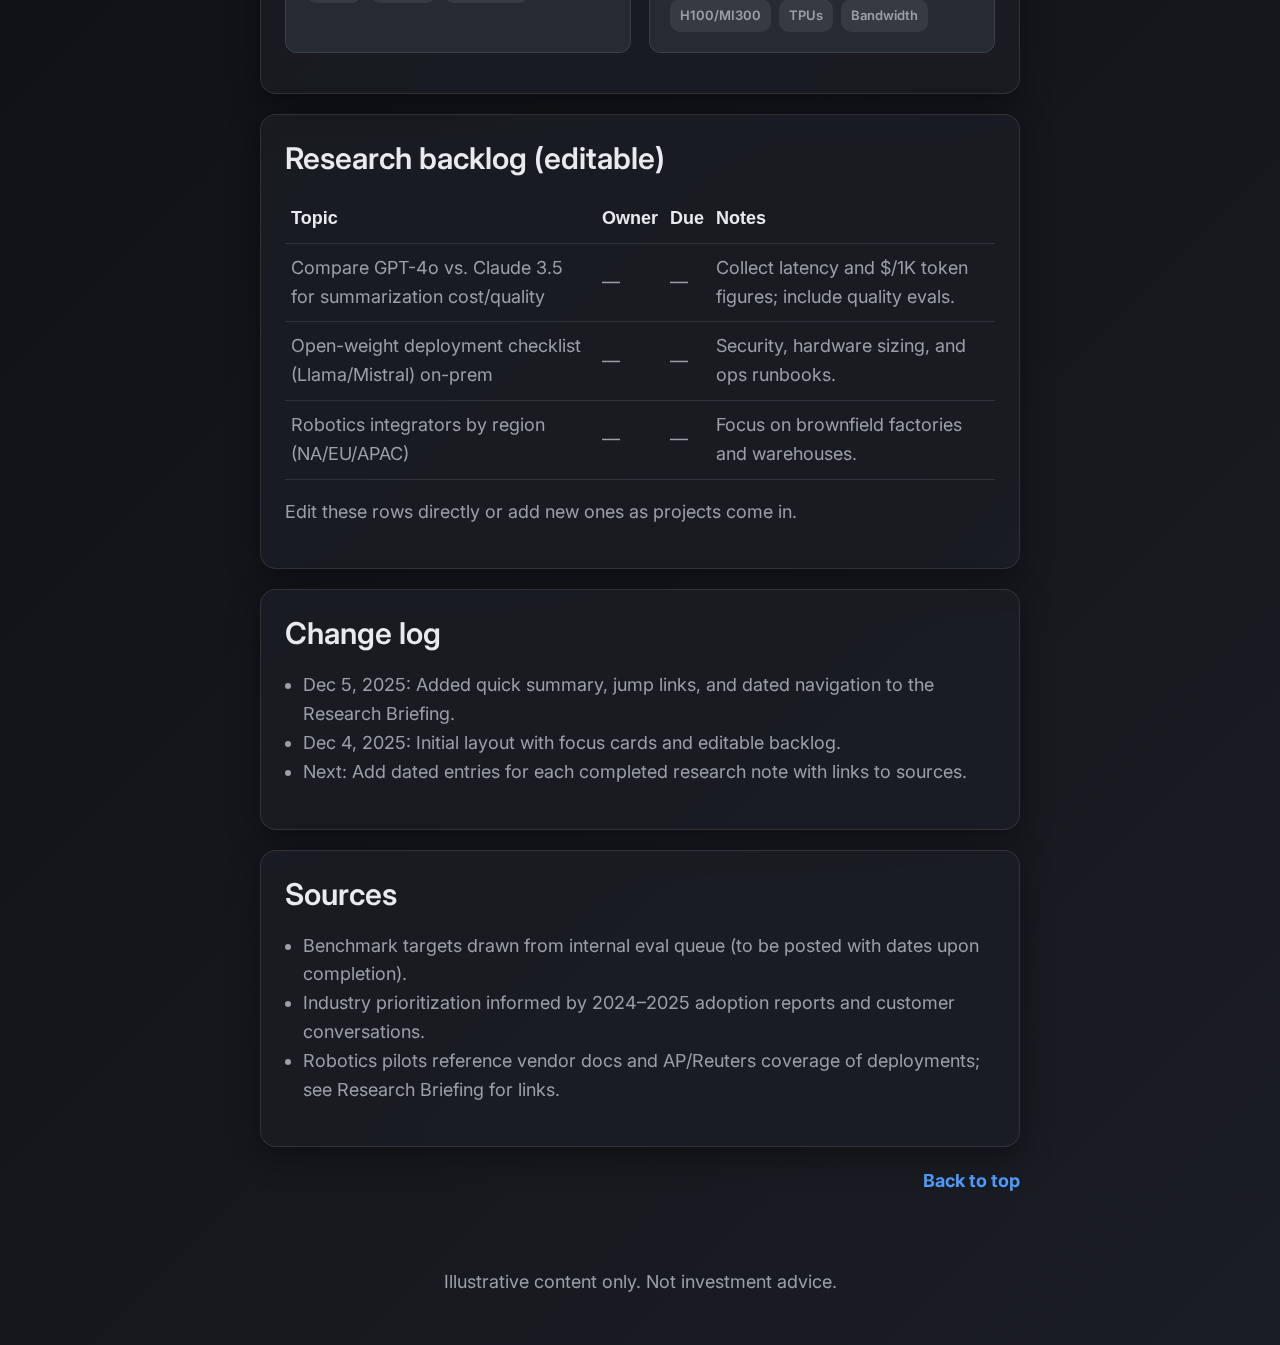
<file: research.html>
<!DOCTYPE html>
<html lang="en">
<head>
  <meta charset="UTF-8">
  <meta name="viewport" content="width=device-width, initial-scale=1.0">
  <title>Research Log | AI Landscape</title>
  <link rel="stylesheet" href="assets/css/styles.css">
</head>
<body>
  <header>
    <div class="nav">
      <div class="brand"><span class="dot"></span>AI Landscape</div>
      <div class="nav-links">
        <a href="index.html">Home</a>
        <a href="ai-overview.html">Model Leaders</a>
        <a href="infrastructure.html">Infrastructure</a>
        <a href="research-briefing.html">Research Briefing</a>
        <a href="research.html">Research Log</a>
      </div>
    </div>
  </header>

  <main class="container">
    <section class="hero" id="top">
      <div class="pill">Research log</div>
      <div class="meta-row">
        <h1>Future deep-dives and diligence queue</h1>
        <span class="badge">Last updated: Dec 5, 2025</span>
      </div>
      <p>Use this page to capture upcoming research for the boss—benchmarks, vendor checks, and market notes. Add new cards or tables as work progresses.</p>
      <div class="jump-links">
        <a href="#summary">Summary</a>
        <a href="#focus">Focus areas</a>
        <a href="#backlog">Backlog</a>
        <a href="#change-log">Change log</a>
        <a href="#sources">Sources</a>
      </div>
    </section>

    <section id="summary">
      <h2>Quick summary</h2>
      <div class="grid two">
        <div class="card">
          <h3>Headlines</h3>
          <ul class="list">
            <li>Benchmark updates (latency, cost/1K tokens) scheduled for Q2 refresh.</li>
            <li>Vertical diligence prioritizes finance, supply chain, and regulated sectors.</li>
            <li>Robotics field pilots (AMRs, cobots) to be compared with simulation-first stacks.</li>
          </ul>
        </div>
        <div class="card">
          <h3>How to use</h3>
          <p class="muted">Skim focus cards, update the backlog table inline, and click into the Research Briefing for sourced context.</p>
          <div class="tag-row">
            <a class="tag" href="research-briefing.html">Research briefing</a>
            <a class="tag" href="ai-overview.html">Model leaders</a>
            <a class="tag" href="infrastructure.html">Infrastructure</a>
          </div>
        </div>
      </div>
    </section>

    <section id="focus">
      <h2>Current focus areas</h2>
      <div class="grid two">
        <div class="card">
          <h3>Model benchmarks</h3>
          <p class="muted">Track latency, cost, and quality for key models on our target workloads (structured Q&A, summarization, coding).</p>
          <div class="tag-row"><span class="tag">Q2 update</span><span class="tag">Latency</span><span class="tag">Cost/1K tokens</span></div>
        </div>
        <div class="card">
          <h3>Vertical use cases</h3>
          <p class="muted">Map which industries (finance, manufacturing, logistics) are moving fastest to production and why.</p>
          <div class="tag-row"><span class="tag">Finance</span><span class="tag">Supply chain</span><span class="tag">Safety</span></div>
        </div>
        <div class="card">
          <h3>Robotics deployments</h3>
          <p class="muted">Case studies on warehouse, factory, and field robots—stack choices, payback periods, and failure modes.</p>
          <div class="tag-row"><span class="tag">AMRs</span><span class="tag">Cobots</span><span class="tag">Simulation</span></div>
        </div>
        <div class="card">
          <h3>Infrastructure pricing</h3>
          <p class="muted">Comparative pricing for GPU instances, storage tiers, and networking—aimed at budget planning.</p>
          <div class="tag-row"><span class="tag">H100/MI300</span><span class="tag">TPUs</span><span class="tag">Bandwidth</span></div>
        </div>
      </div>
    </section>

    <section id="backlog">
      <h2>Research backlog (editable)</h2>
      <table class="table">
        <thead>
          <tr>
            <th>Topic</th>
            <th>Owner</th>
            <th>Due</th>
            <th>Notes</th>
          </tr>
        </thead>
        <tbody>
          <tr>
            <td>Compare GPT-4o vs. Claude 3.5 for summarization cost/quality</td>
            <td>—</td>
            <td>—</td>
            <td>Collect latency and $/1K token figures; include quality evals.</td>
          </tr>
          <tr>
            <td>Open-weight deployment checklist (Llama/Mistral) on-prem</td>
            <td>—</td>
            <td>—</td>
            <td>Security, hardware sizing, and ops runbooks.</td>
          </tr>
          <tr>
            <td>Robotics integrators by region (NA/EU/APAC)</td>
            <td>—</td>
            <td>—</td>
            <td>Focus on brownfield factories and warehouses.</td>
          </tr>
        </tbody>
      </table>
      <p class="muted">Edit these rows directly or add new ones as projects come in.</p>
    </section>

    <section id="change-log">
      <h2>Change log</h2>
      <ul class="list">
        <li>Dec 5, 2025: Added quick summary, jump links, and dated navigation to the Research Briefing.</li>
        <li>Dec 4, 2025: Initial layout with focus cards and editable backlog.</li>
        <li>Next: Add dated entries for each completed research note with links to sources.</li>
      </ul>
    </section>

    <section id="sources">
      <h2>Sources</h2>
      <ul class="list">
        <li>Benchmark targets drawn from internal eval queue (to be posted with dates upon completion).</li>
        <li>Industry prioritization informed by 2024–2025 adoption reports and customer conversations.</li>
        <li>Robotics pilots reference vendor docs and AP/Reuters coverage of deployments; see Research Briefing for links.</li>
      </ul>
    </section>

    <div class="back-to-top">
      <a href="#top">Back to top</a>
    </div>
  </main>

  <footer>
    Illustrative content only. Not investment advice.
  </footer>
</body>
</html>
</file>
<file: assets/css/styles.css>
@import url('https://fonts.googleapis.com/css2?family=Inter:wght@400;500;600;700&family=system-ui&display=swap');

:root {
  /* Premium dark theme with accessibility */
  --bg: #0a0b0e;
  --bg-alt: linear-gradient(135deg, #0a0b0e 0%, #1a1d23 100%);
  --panel: rgba(26, 29, 35, 0.8);
  --panel-strong: rgba(40, 44, 52, 0.9);
  --text: #e8eaed;
  --muted: #9aa0a6;
  --accent: #4f9cff;
  --accent-2: #00d4aa;
  --accent-3: #ff6b9d;
  --border: rgba(255, 255, 255, 0.1);
  --shadow: 0 8px 32px rgba(0, 0, 0, 0.4);
  --glow: 0 0 20px rgba(79, 156, 255, 0.3);
  --font-size-base: 18px;
  --line-height: 1.6;
  --transition-duration: 3s;
}

/* Light theme variables */
body.light-theme {
  --bg: #f8f9fa;
  --bg-alt: linear-gradient(135deg, #f8f9fa 0%, #e9ecef 100%);
  --panel: rgba(255, 255, 255, 0.9);
  --panel-strong: rgba(248, 249, 250, 0.95);
  --text: #1a1a1a;
  --muted: #6c757d;
  --accent: #0066cc;
  --accent-2: #00a86b;
  --accent-3: #e63946;
  --border: rgba(0, 0, 0, 0.1);
  --shadow: 0 8px 32px rgba(0, 0, 0, 0.1);
  --glow: 0 0 20px rgba(0, 102, 204, 0.2);
}

/* Theme transition overlay */
.theme-transition-overlay {
  position: fixed;
  top: 0;
  left: 0;
  width: 100%;
  height: 100%;
  z-index: 9999;
  pointer-events: none;
  opacity: 0;
}

/* Sunrise animation */
.sunrise-gradient {
  background: 
    radial-gradient(circle at 50% 100%, rgba(255, 94, 77, 0.8) 0%, transparent 40%),
    radial-gradient(circle at 50% 100%, rgba(255, 154, 0, 0.6) 0%, transparent 50%),
    radial-gradient(circle at 50% 100%, rgba(255, 206, 84, 0.4) 0%, transparent 60%),
    linear-gradient(to top, rgba(255, 154, 0, 0.3) 0%, transparent 50%);
}

/* Sunset animation */
.sunset-gradient {
  background: 
    radial-gradient(circle at 50% 0%, rgba(255, 94, 77, 0.8) 0%, transparent 40%),
    radial-gradient(circle at 50% 0%, rgba(255, 154, 0, 0.6) 0%, transparent 50%),
    radial-gradient(circle at 50% 0%, rgba(255, 206, 84, 0.4) 0%, transparent 60%),
    linear-gradient(to bottom, rgba(255, 94, 77, 0.3) 0%, transparent 50%);
}

@keyframes sunrise {
  0% {
    transform: translateY(100%);
    opacity: 0;
  }
  20% {
    opacity: 1;
  }
  60% {
    transform: translateY(-30%);
    opacity: 0.9;
  }
  100% {
    transform: translateY(-100%);
    opacity: 0;
  }
}

@keyframes sunset {
  0% {
    transform: translateY(-100%);
    opacity: 0;
  }
  20% {
    opacity: 1;
  }
  60% {
    transform: translateY(30%);
    opacity: 0.9;
  }
  100% {
    transform: translateY(100%);
    opacity: 0;
  }
}

.sunrise-active {
  animation: sunrise var(--transition-duration) cubic-bezier(0.4, 0, 0.2, 1) forwards;
}

.sunset-active {
  animation: sunset var(--transition-duration) cubic-bezier(0.4, 0, 0.2, 1) forwards;
}

* {
  box-sizing: border-box;
}

body {
  margin: 0;
  min-height: 100vh;
  background: var(--bg-alt);
  color: var(--text);
  font-family: 'Inter', system-ui, -apple-system, sans-serif;
  font-size: var(--font-size-base);
  line-height: var(--line-height);
  display: flex;
  flex-direction: column;
  position: relative;
  overflow-x: hidden;
}

/* Animated background particles */
body::before {
  content: '';
  position: fixed;
  top: 0;
  left: 0;
  width: 100%;
  height: 100%;
  background: 
    radial-gradient(circle at 20% 20%, rgba(79, 156, 255, 0.1) 0%, transparent 50%),
    radial-gradient(circle at 80% 80%, rgba(0, 212, 170, 0.1) 0%, transparent 50%),
    radial-gradient(circle at 40% 60%, rgba(255, 107, 157, 0.05) 0%, transparent 50%);
  pointer-events: none;
  z-index: -1;
  animation: float 20s ease-in-out infinite;
}

@keyframes float {
  0%, 100% { transform: translateY(0px) rotate(0deg); }
  33% { transform: translateY(-20px) rotate(1deg); }
  66% { transform: translateY(10px) rotate(-1deg); }
}

a {
  color: var(--accent);
  text-decoration: none;
  font-weight: 600;
}

.source-link {
  font-weight: 600;
  color: var(--accent-2);
  margin-left: 6px;
}

.source-link::after {
  content: '↗';
  margin-left: 4px;
  font-size: 12px;
}

a:hover {
  color: var(--accent-2);
}

header {
  position: sticky;
  top: 0;
  z-index: 10;
  background: rgba(26, 29, 35, 0.95);
  backdrop-filter: blur(20px);
  border-bottom: 1px solid var(--border);
  box-shadow: var(--shadow);
  transition: all 0.3s ease;
}

.nav {
  display: flex;
  align-items: center;
  justify-content: space-between;
  padding: 16px 20px;
  max-width: 100%;
}

.brand {
  font-family: 'Inter', sans-serif;
  font-weight: 600;
  font-size: 20px;
  color: var(--text);
  display: flex;
  align-items: center;
  gap: 8px;
  position: relative;
}

.brand .dot {
  width: 8px;
  height: 8px;
  border-radius: 50%;
  background: linear-gradient(135deg, var(--accent), var(--accent-2));
  box-shadow: 0 0 10px rgba(79, 156, 255, 0.5);
  animation: pulse 2s ease-in-out infinite;
}

@keyframes pulse {
  0%, 100% { transform: scale(1); opacity: 1; }
  50% { transform: scale(1.2); opacity: 0.8; }
}

.brand .dot {
  width: 8px;
  height: 8px;
  border-radius: 50%;
  background: var(--accent);
}

.nav-links {
  display: flex;
  gap: 8px;
  flex-wrap: wrap;
}

.nav-links a {
  padding: 12px 16px;
  border-radius: 8px;
  transition: all 0.18s ease;
  font-weight: 500;
  font-size: 16px;
  min-height: 44px;
  display: flex;
  align-items: center;
}

.nav-links a:hover {
  background: var(--panel-strong);
  color: var(--accent);
  transform: translateY(-2px);
  box-shadow: 0 4px 12px rgba(79, 156, 255, 0.2);
}

.container {
  width: min(800px, 95vw);
  margin: 24px auto 40px;
  padding: 0 20px;
}

h1, h2, h3 {
  font-family: 'Inter', sans-serif;
  margin: 0 0 16px;
  font-weight: 600;
  line-height: 1.3;
}

h1 {
  font-size: clamp(28px, 6vw, 36px);
}

h2 {
  font-size: clamp(24px, 5vw, 30px);
}

h3 {
  font-size: clamp(20px, 4vw, 24px);
}

section {
  background: var(--panel);
  border: 1px solid var(--border);
  border-radius: 16px;
  padding: 24px;
  margin-bottom: 20px;
  box-shadow: var(--shadow);
  backdrop-filter: blur(10px);
  transition: all 0.3s ease;
  position: relative;
  overflow: hidden;
}

section::before {
  content: '';
  position: absolute;
  top: 0;
  left: 0;
  right: 0;
  height: 1px;
  background: linear-gradient(90deg, transparent, var(--accent), transparent);
  opacity: 0;
  transition: opacity 0.3s ease;
}

section:hover::before {
  opacity: 1;
}

section:hover {
  transform: translateY(-2px);
  box-shadow: 0 12px 40px rgba(0, 0, 0, 0.5);
}

.pill {
  display: inline-flex;
  align-items: center;
  gap: 8px;
  padding: 8px 12px;
  background: var(--panel-strong);
  border-radius: 999px;
  color: var(--muted);
  font-weight: 600;
  font-size: 13px;
  letter-spacing: 0.3px;
}

.grid {
  display: grid;
  gap: 18px;
}

.grid.two {
  grid-template-columns: repeat(auto-fit, minmax(280px, 1fr));
}

.card {
  padding: 20px;
  border-radius: 12px;
  background: var(--panel-strong);
  border: 1px solid var(--border);
  margin-bottom: 16px;
  transition: all 0.3s ease;
  position: relative;
  overflow: hidden;
}

.card::after {
  content: '';
  position: absolute;
  top: -50%;
  left: -50%;
  width: 200%;
  height: 200%;
  background: radial-gradient(circle, rgba(79, 156, 255, 0.1) 0%, transparent 70%);
  opacity: 0;
  transition: opacity 0.3s ease;
  pointer-events: none;
}

.card:hover::after {
  opacity: 1;
}

.card:hover {
  transform: translateY(-2px);
  border-color: var(--accent);
  box-shadow: 0 8px 24px rgba(79, 156, 255, 0.15);
}

.compare-box {
  display: grid;
  grid-template-columns: repeat(auto-fit, minmax(240px, 1fr));
  gap: 12px;
  margin-top: 12px;
}

.compare-box .card {
  background: rgba(255, 255, 255, 0.06);
}

.stat-card {
  display: grid;
  gap: 6px;
}

.stat-value {
  font-size: 32px;
  font-weight: 700;
  letter-spacing: -0.5px;
}

.chart-card {
  margin-top: 18px;
  padding: 20px;
}

.bar-chart {
  display: grid;
  gap: 12px;
  margin: 12px 0 8px;
}

.bar-row {
  display: grid;
  grid-template-columns: 120px 1fr;
  align-items: center;
  gap: 12px;
}

.bar-label {
  color: var(--muted);
  font-weight: 600;
  font-size: 14px;
}

.bar {
  position: relative;
  height: 32px;
  border-radius: 10px;
  background: linear-gradient(90deg, rgba(119, 243, 198, 0.8), rgba(255, 180, 84, 0.8));
  box-shadow: inset 0 0 0 1px var(--border);
  max-width: 100%;
  min-width: 60px;
}

.bar-value {
  position: absolute;
  right: 10px;
  top: 50%;
  transform: translateY(-50%);
  font-weight: 700;
}

.tag-row {
  display: flex;
  flex-wrap: wrap;
  gap: 8px;
}

.tag {
  padding: 6px 10px;
  background: rgba(255, 255, 255, 0.08);
  border-radius: 10px;
  color: var(--muted);
  font-weight: 600;
  font-size: 13px;
}

.jump-links {
  display: flex;
  flex-wrap: wrap;
  gap: 10px;
}

.jump-links a {
  padding: 8px 10px;
  border: 1px solid var(--border);
  border-radius: 10px;
  color: var(--text);
  background: rgba(255, 255, 255, 0.03);
}

.jump-links a:hover {
  background: var(--panel);
}

.hero {
  display: grid;
  gap: 18px;
  align-items: center;
}

.hero p {
  max-width: 720px;
  color: var(--muted);
}

.meta-row {
  display: flex;
  align-items: center;
  gap: 12px;
  flex-wrap: wrap;
}

.badge {
  padding: 6px 10px;
  border-radius: 999px;
  background: rgba(255, 255, 255, 0.08);
  color: var(--muted);
  font-weight: 700;
  font-size: 13px;
}

.small-text {
  font-size: 13px;
}

.muted {
  color: var(--muted);
}

.cta-row {
  display: flex;
  gap: 12px;
  flex-wrap: wrap;
}

.button {
  padding: 16px 24px;
  border-radius: 12px;
  border: 2px solid transparent;
  font-weight: 600;
  font-size: 16px;
  transition: all 0.3s ease;
  min-height: 48px;
  display: inline-flex;
  align-items: center;
  justify-content: center;
  text-decoration: none;
  cursor: pointer;
  position: relative;
  overflow: hidden;
}

.button::before {
  content: '';
  position: absolute;
  top: 50%;
  left: 50%;
  width: 0;
  height: 0;
  border-radius: 50%;
  background: rgba(255, 255, 255, 0.1);
  transform: translate(-50%, -50%);
  transition: width 0.6s ease, height 0.6s ease;
}

.button:active::before {
  width: 300px;
  height: 300px;
}

.button.primary {
  background: linear-gradient(135deg, var(--accent), #3a7bcc);
  color: white;
  box-shadow: 0 4px 16px rgba(79, 156, 255, 0.4);
  position: relative;
}

.button.primary::after {
  content: '';
  position: absolute;
  top: 0;
  left: 0;
  right: 0;
  bottom: 0;
  background: linear-gradient(135deg, transparent, rgba(255, 255, 255, 0.1), transparent);
  border-radius: 12px;
  opacity: 0;
  transition: opacity 0.3s ease;
}

.button.primary:hover::after {
  opacity: 1;
}

.button.secondary {
  background: transparent;
  color: var(--text);
  border: 2px solid var(--border);
}

.button:hover {
  transform: translateY(-2px);
  box-shadow: 0 8px 24px rgba(0, 0, 0, 0.3);
}

.button.primary:hover {
  background: linear-gradient(135deg, #66a8ff, var(--accent));
  box-shadow: 0 8px 24px rgba(79, 156, 255, 0.5);
}

.button.secondary:hover {
  background: var(--panel);
  border-color: var(--accent);
  color: var(--accent);
}

.list {
  padding-left: 18px;
  color: var(--muted);
}

.timeline {
  display: grid;
  gap: 12px;
  border-left: 2px solid var(--border);
  padding-left: 16px;
}

.timeline-row {
  display: grid;
  gap: 4px;
}

.timeline-year {
  font-weight: 700;
  color: var(--text);
}

.chart-panel {
  padding: 16px;
  border-radius: 14px;
  background: rgba(255, 255, 255, 0.03);
  border: 1px dashed var(--border);
}

.table {
  width: 100%;
  border-collapse: collapse;
  margin-top: 8px;
  color: var(--muted);
}

.table th, .table td {
  padding: 10px 6px;
  border-bottom: 1px solid var(--border);
  text-align: left;
}

.table th {
  color: var(--text);
  font-weight: 700;
  font-family: 'Space Grotesk', sans-serif;
}

footer {
  color: var(--muted);
  text-align: center;
  padding: 32px 16px 48px;
}

.back-to-top {
  text-align: right;
  margin: 12px 0 0;
}

.back-to-top a {
  color: var(--accent);
  font-weight: 700;
}

@media print {
  :root {
    --bg: #ffffff;
    --bg-alt: #ffffff;
    --text: #0c0f1d;
    --muted: #333;
    --panel: #ffffff;
    --panel-strong: #f4f4f4;
    --border: #ccc;
  }

  body {
    background: #ffffff;
    color: #0c0f1d;
  }

  header, .back-to-top, footer {
    display: none;
  }

  section {
    box-shadow: none;
    break-inside: avoid;
    page-break-inside: avoid;
  }

  a {
    color: #0c0f1d;
    text-decoration: underline;
  }
}

/* Premium accessibility controls */
.accessibility-controls {
  position: fixed;
  top: 80px;
  right: 20px;
  z-index: 100;
  display: flex;
  flex-direction: column;
  gap: 8px;
}

.font-control {
  padding: 12px 16px;
  background: rgba(26, 29, 35, 0.95);
  backdrop-filter: blur(10px);
  border: 2px solid var(--border);
  border-radius: 12px;
  font-weight: 600;
  font-size: 16px;
  cursor: pointer;
  transition: all 0.3s ease;
  color: var(--text);
  min-width: 48px;
  display: flex;
  align-items: center;
  justify-content: center;
  box-shadow: var(--shadow);
}

.font-control:hover {
  background: var(--panel-strong);
  border-color: var(--accent);
  transform: translateY(-2px);
  box-shadow: 0 8px 20px rgba(79, 156, 255, 0.3);
}

.font-control.active {
  background: var(--accent);
  color: white;
  border-color: var(--accent);
}

/* Theme toggle animation */
.theme-toggle {
  position: relative;
  overflow: hidden;
}

.theme-toggle::before {
  content: '🌙';
  position: absolute;
  top: 50%;
  left: 50%;
  transform: translate(-50%, -50%);
  font-size: 18px;
  transition: opacity 0.3s ease;
}

.theme-toggle.light::before {
  content: '☀️';
}

/* Reading progress bar */
.reading-progress {
  position: fixed;
  top: 0;
  left: 0;
  height: 3px;
  background: linear-gradient(90deg, var(--accent), var(--accent-2));
  z-index: 1000;
  transition: width 0.1s ease;
  box-shadow: 0 0 10px rgba(79, 156, 255, 0.5);
}

/* Smooth scroll behavior */
html {
  scroll-behavior: smooth;
}

/* Enhanced focus states */
a:focus, button:focus, .font-control:focus {
  outline: 2px solid var(--accent);
  outline-offset: 2px;
}

/* Premium tooltips */
[data-tooltip] {
  position: relative;
}

[data-tooltip]::after {
  content: attr(data-tooltip);
  position: absolute;
  bottom: 100%;
  left: 50%;
  transform: translateX(-50%);
  background: var(--panel-strong);
  color: var(--text);
  padding: 8px 12px;
  border-radius: 8px;
  font-size: 14px;
  white-space: nowrap;
  opacity: 0;
  pointer-events: none;
  transition: opacity 0.3s ease;
  box-shadow: var(--shadow);
  border: 1px solid var(--border);
  margin-bottom: 8px;
}

[data-tooltip]:hover::after {
  opacity: 1;
}

/* Large text mode */
body.large-text {
  --font-size-base: 22px;
}

body.large-text .container {
  margin: 32px auto 48px;
}

body.large-text h1 {
  font-size: clamp(32px, 6vw, 42px);
}

body.large-text h2 {
  font-size: clamp(28px, 5vw, 36px);
}

body.large-text h3 {
  font-size: clamp(24px, 4vw, 30px);
}

/* Font size pop animations */
@keyframes textPopUp {
  0% {
    transform: scale(1);
  }
  25% {
    transform: scale(0.98);
  }
  50% {
    transform: scale(1.12);
  }
  75% {
    transform: scale(1.03);
  }
  100% {
    transform: scale(1);
  }
}

@keyframes textPopDown {
  0% {
    transform: scale(1);
  }
  40% {
    transform: scale(1.08);
  }
  70% {
    transform: scale(0.95);
  }
  100% {
    transform: scale(1);
  }
}

.text-pop-up {
  animation: textPopUp 1.2s cubic-bezier(0.34, 1.56, 0.64, 1) forwards;
}

.text-pop-down {
  animation: textPopDown 0.8s cubic-bezier(0.34, 1.56, 0.64, 1) forwards;
}

/* Staggered text animations */
.stagger-text-1 { animation-delay: 0s; }
.stagger-text-2 { animation-delay: 0.1s; }
.stagger-text-3 { animation-delay: 0.2s; }
.stagger-text-4 { animation-delay: 0.3s; }
.stagger-text-5 { animation-delay: 0.4s; }
.stagger-text-6 { animation-delay: 0.5s; }
.stagger-text-7 { animation-delay: 0.6s; }
.stagger-text-8 { animation-delay: 0.7s; }

/* High contrast mode */
body.high-contrast {
  --bg: #000000;
  --bg-alt: #000000;
  --panel: #111111;
  --panel-strong: #222222;
  --text: #FFFFFF;
  --muted: #CCCCCC;
  --accent: #00D4FF;
  --accent-2: #00FF88;
  --accent-3: #FF6B9D;
  --border: #FFFFFF;
  --shadow: 0 8px 32px rgba(0, 212, 255, 0.3);
  --glow: 0 0 20px rgba(0, 212, 255, 0.5);
}

body.high-contrast .button {
  border-width: 3px;
}

body.high-contrast .button.secondary {
  border-color: var(--text);
}

body.high-contrast .brand .dot {
  box-shadow: 0 0 15px rgba(0, 212, 255, 0.8);
}

/* Glitch transition effects */
@keyframes glitch {
  0%, 100% {
    transform: translate(0);
    filter: hue-rotate(0deg);
  }
  15% {
    transform: translate(-1px, 1px);
    filter: hue-rotate(60deg);
  }
  30% {
    transform: translate(-1px, -1px);
    filter: hue-rotate(120deg);
  }
  45% {
    transform: translate(1px, 1px);
    filter: hue-rotate(180deg);
  }
  60% {
    transform: translate(1px, -1px);
    filter: hue-rotate(240deg);
  }
  75% {
    transform: translate(-0.5px, 0.5px);
    filter: hue-rotate(300deg);
  }
}

@keyframes binaryRain {
  0% {
    transform: translateY(-100%);
    opacity: 0;
  }
  10% {
    opacity: 1;
  }
  90% {
    opacity: 1;
  }
  100% {
    transform: translateY(100vh);
    opacity: 0;
  }
}

.glitch-active {
  animation: glitch 0.2s ease-in-out;
}

.binary-particle {
  position: fixed;
  color: #00FF88;
  font-family: monospace;
  font-size: 12px;
  pointer-events: none;
  z-index: 9998;
  animation: binaryRain 1.2s linear forwards;
}

.scan-line {
  position: fixed;
  top: 0;
  left: 0;
  width: 100%;
  height: 2px;
  background: linear-gradient(90deg, transparent, #00D4FF, transparent);
  pointer-events: none;
  z-index: 9997;
  animation: scanLine 1.5s ease-in-out;
}

@keyframes scanLine {
  0% {
    transform: translateY(-100vh);
    opacity: 0;
  }
  40% {
    opacity: 1;
  }
  100% {
    transform: translateY(100vh);
    opacity: 0;
  }
}

/* Premium selection styles */
::selection {
  background: var(--accent);
  color: white;
}

::-moz-selection {
  background: var(--accent);
  color: white;
}

/* Enhanced scrollbar */
::-webkit-scrollbar {
  width: 8px;
}

::-webkit-scrollbar-track {
  background: var(--bg);
}

::-webkit-scrollbar-thumb {
  background: var(--accent);
  border-radius: 4px;
}

::-webkit-scrollbar-thumb:hover {
  background: var(--accent-2);
}

/* Premium loading animation */
@keyframes fadeInUp {
  from {
    opacity: 0;
    transform: translateY(30px);
  }
  to {
    opacity: 1;
    transform: translateY(0);
  }
}

section {
  animation: fadeInUp 0.6s ease-out;
}

/* Staggered animations for cards */
.card:nth-child(1) { animation-delay: 0.1s; }
.card:nth-child(2) { animation-delay: 0.2s; }
.card:nth-child(3) { animation-delay: 0.3s; }
.card:nth-child(4) { animation-delay: 0.4s; }

/* Mobile-first responsive design */
@media (max-width: 768px) {
  .container {
    width: 100%;
    padding: 0 16px;
    margin: 16px auto 32px;
  }
  
  .nav {
    flex-direction: column;
    align-items: stretch;
    gap: 12px;
    padding: 16px;
  }
  
  .nav-links {
    justify-content: center;
  }
  
  .nav-links a {
    flex: 1;
    justify-content: center;
    min-height: 48px;
  }
  
  section {
    padding: 20px 16px;
    margin-bottom: 16px;
  }
  
  .card {
    padding: 16px;
  }
  
  .accessibility-controls {
    top: auto;
    bottom: 20px;
    right: 16px;
  }
  
  .grid.two {
    grid-template-columns: 1fr;
  }
  
  .cta-row {
    flex-direction: column;
  }
  
  .button {
    width: 100%;
    margin-bottom: 8px;
  }
  
  /* Faster animations on mobile for better performance */
  :root {
    --transition-duration: 2s;
  }
  
  .text-pop-up {
    animation-duration: 0.8s;
  }
  
  .text-pop-down {
    animation-duration: 0.6s;
  }
  
  /* Reduce particle effects on mobile */
  .binary-particle {
    font-size: 10px;
  }
}

@media (max-width: 480px) {
  body {
    --font-size-base: 16px;
  }
  
  .brand {
    font-size: 18px;
  }
  
  .nav-links a {
    font-size: 14px;
    padding: 10px 12px;
  }
  
  .button {
    font-size: 14px;
    padding: 14px 20px;
  }
}
</file>
